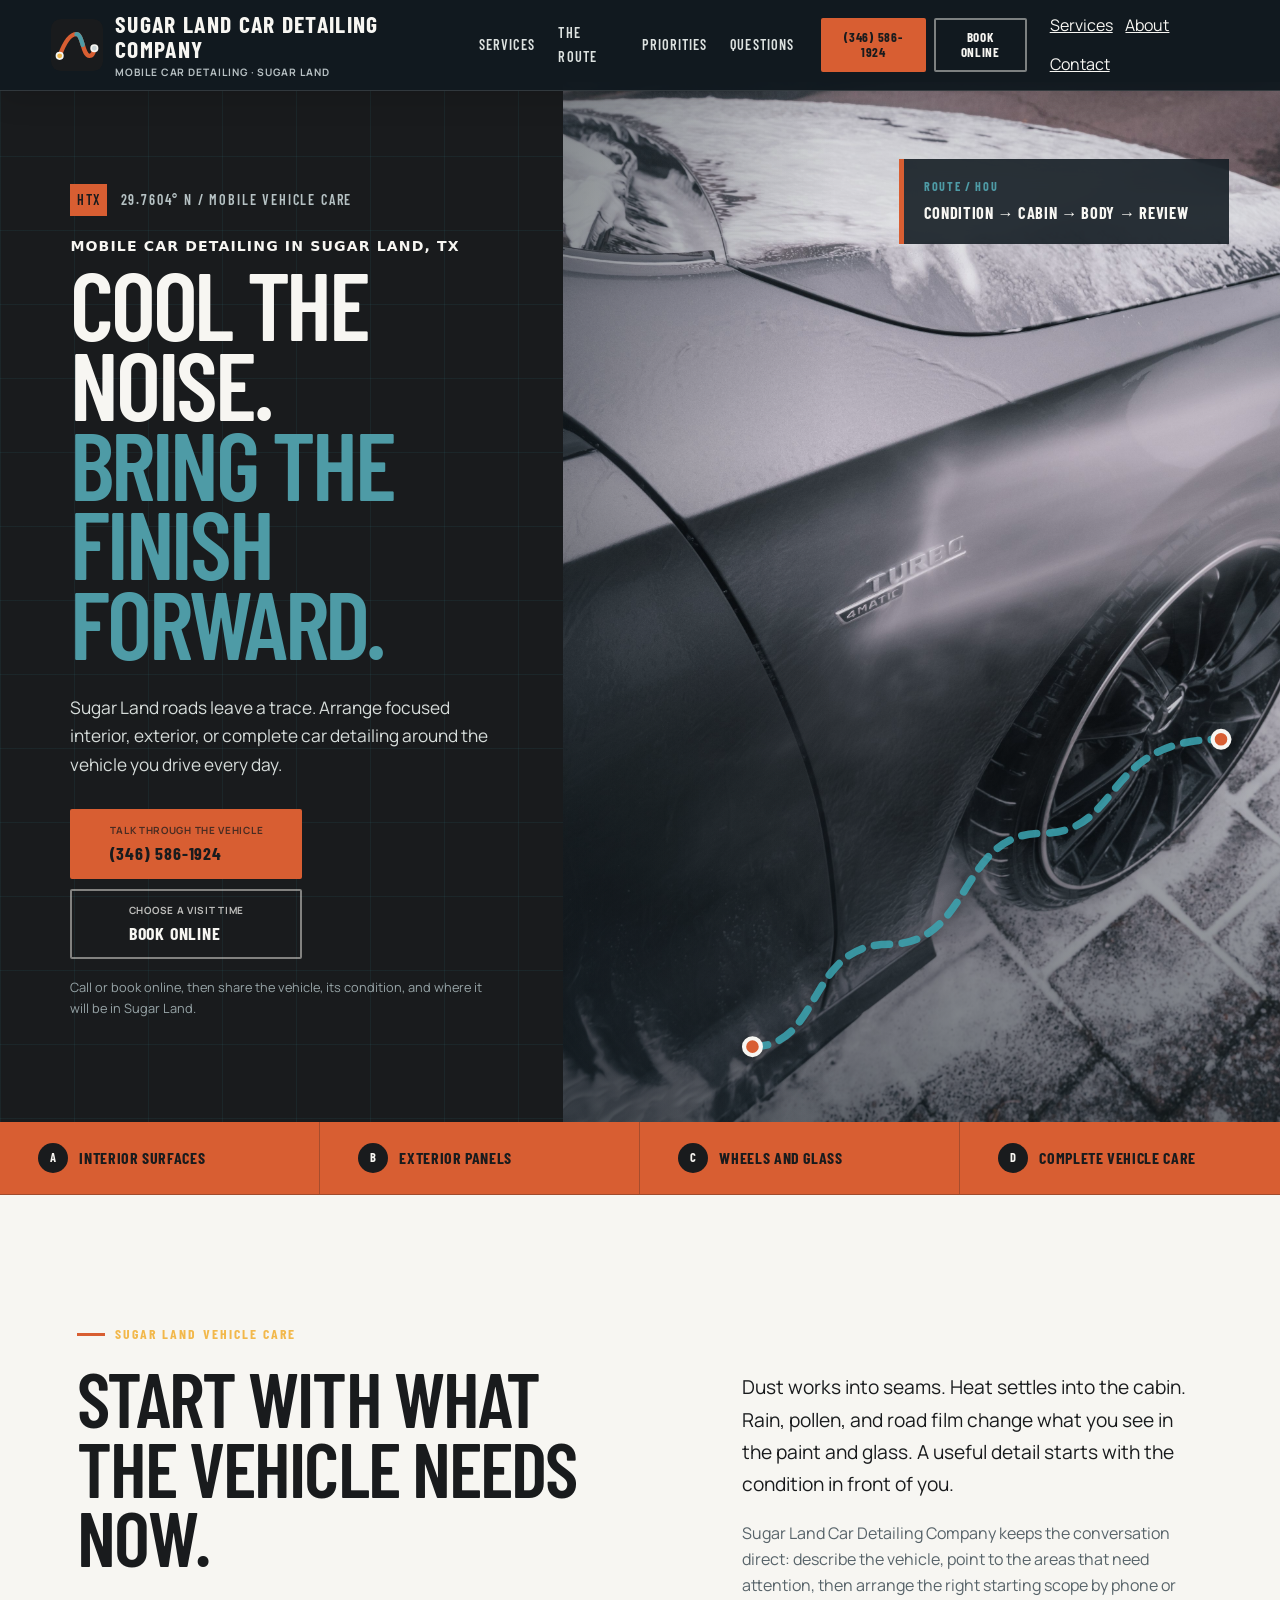
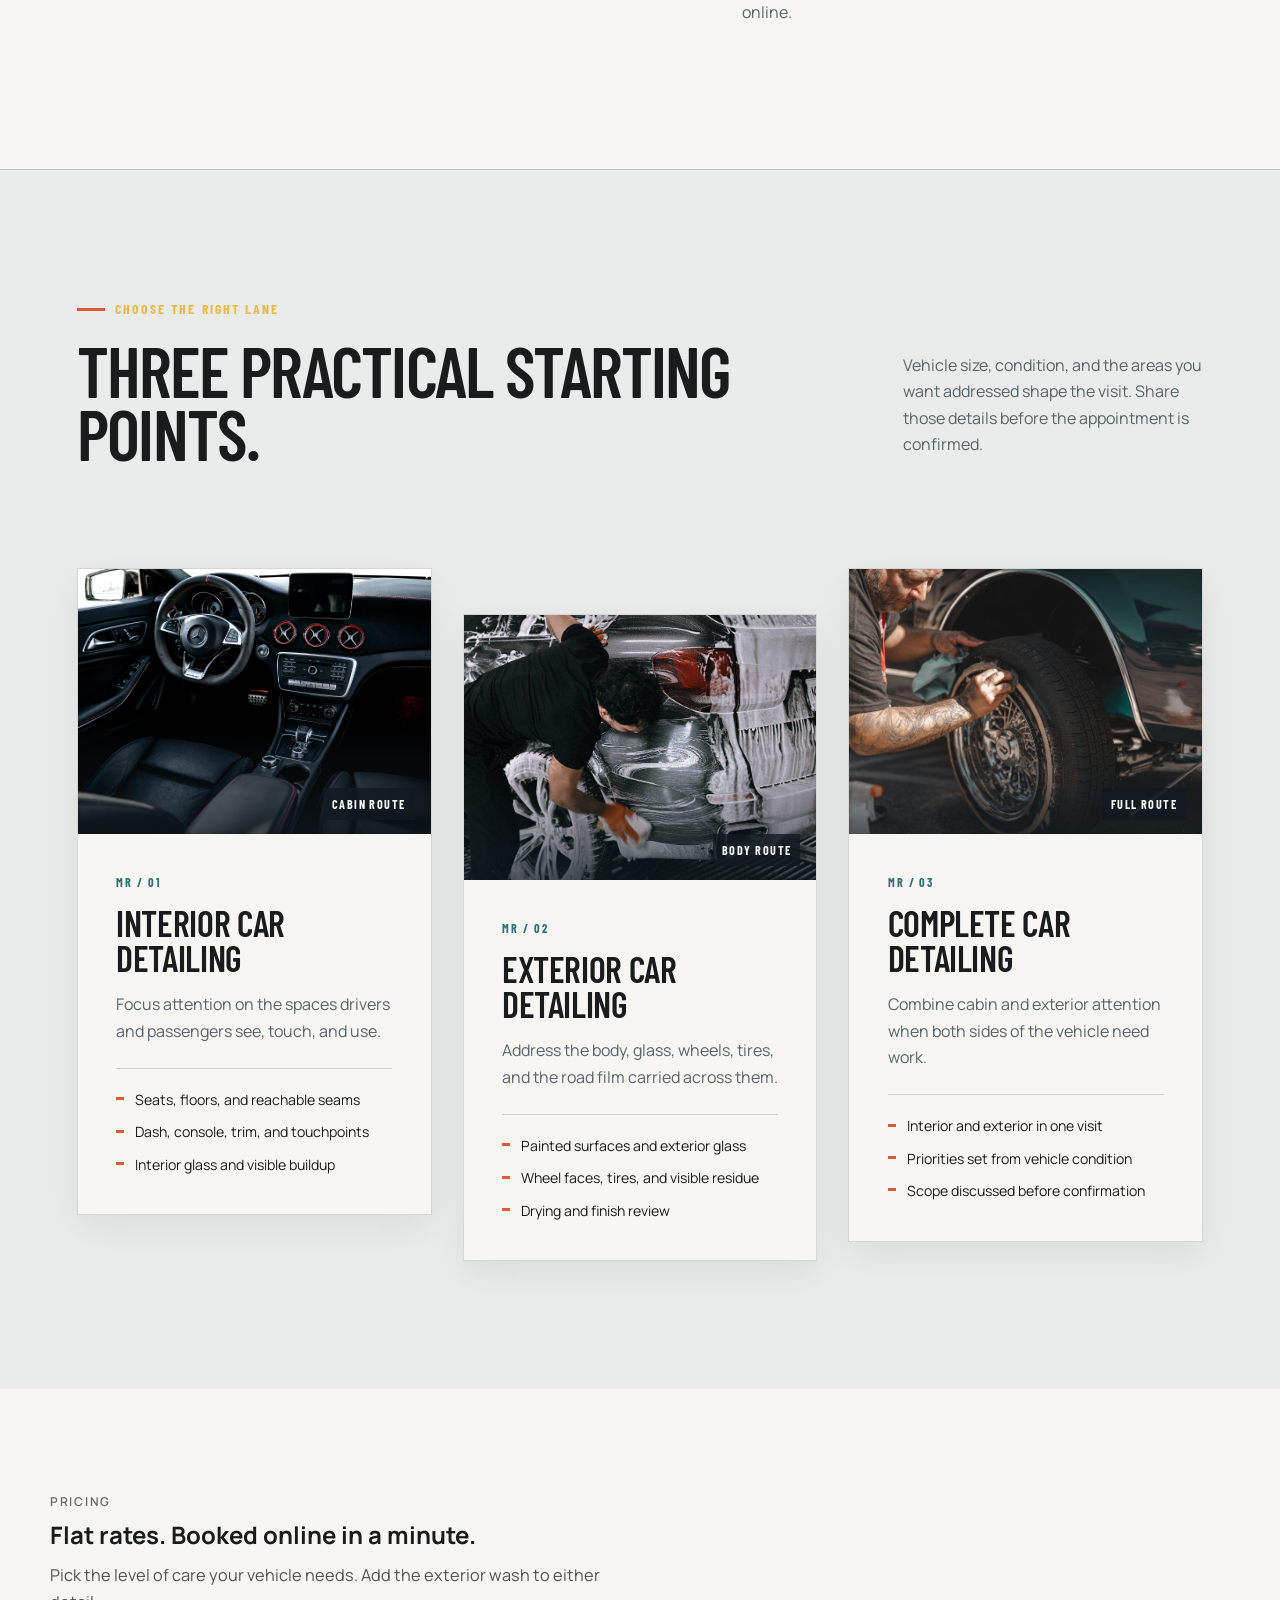
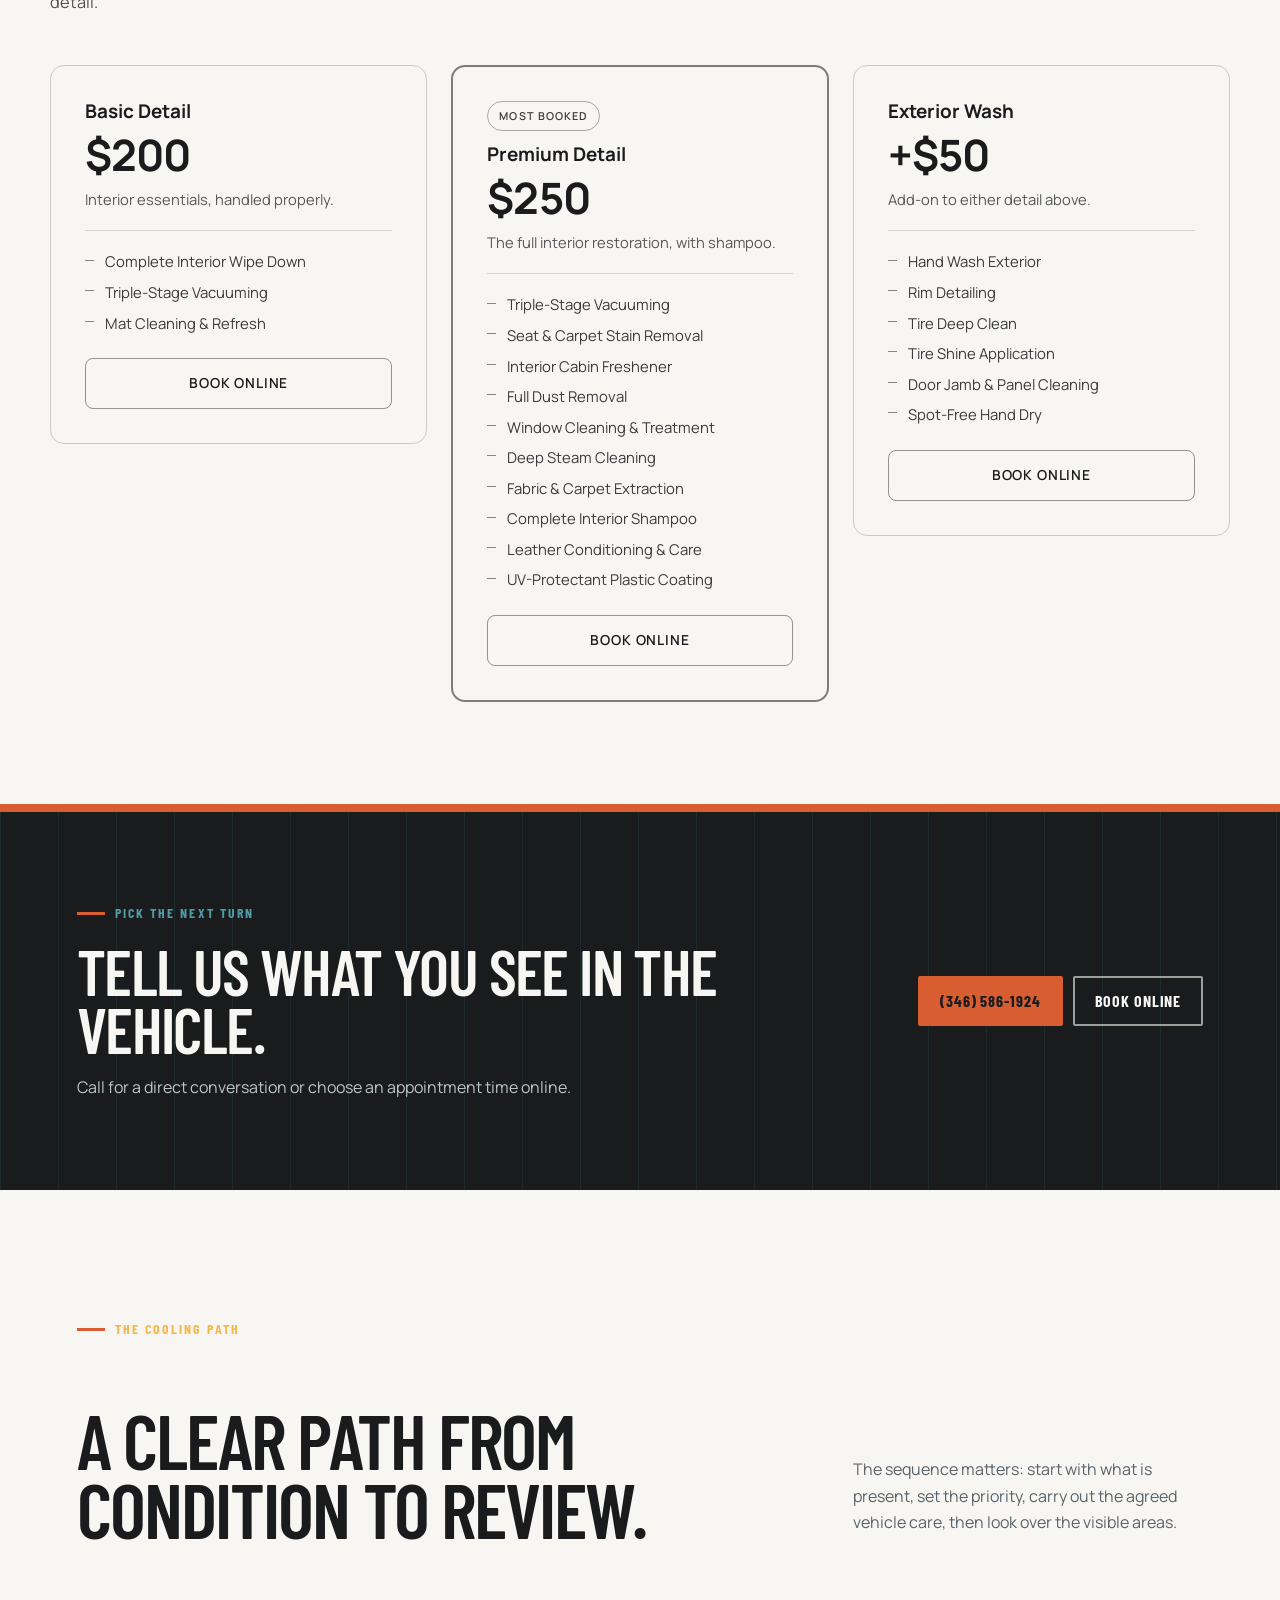
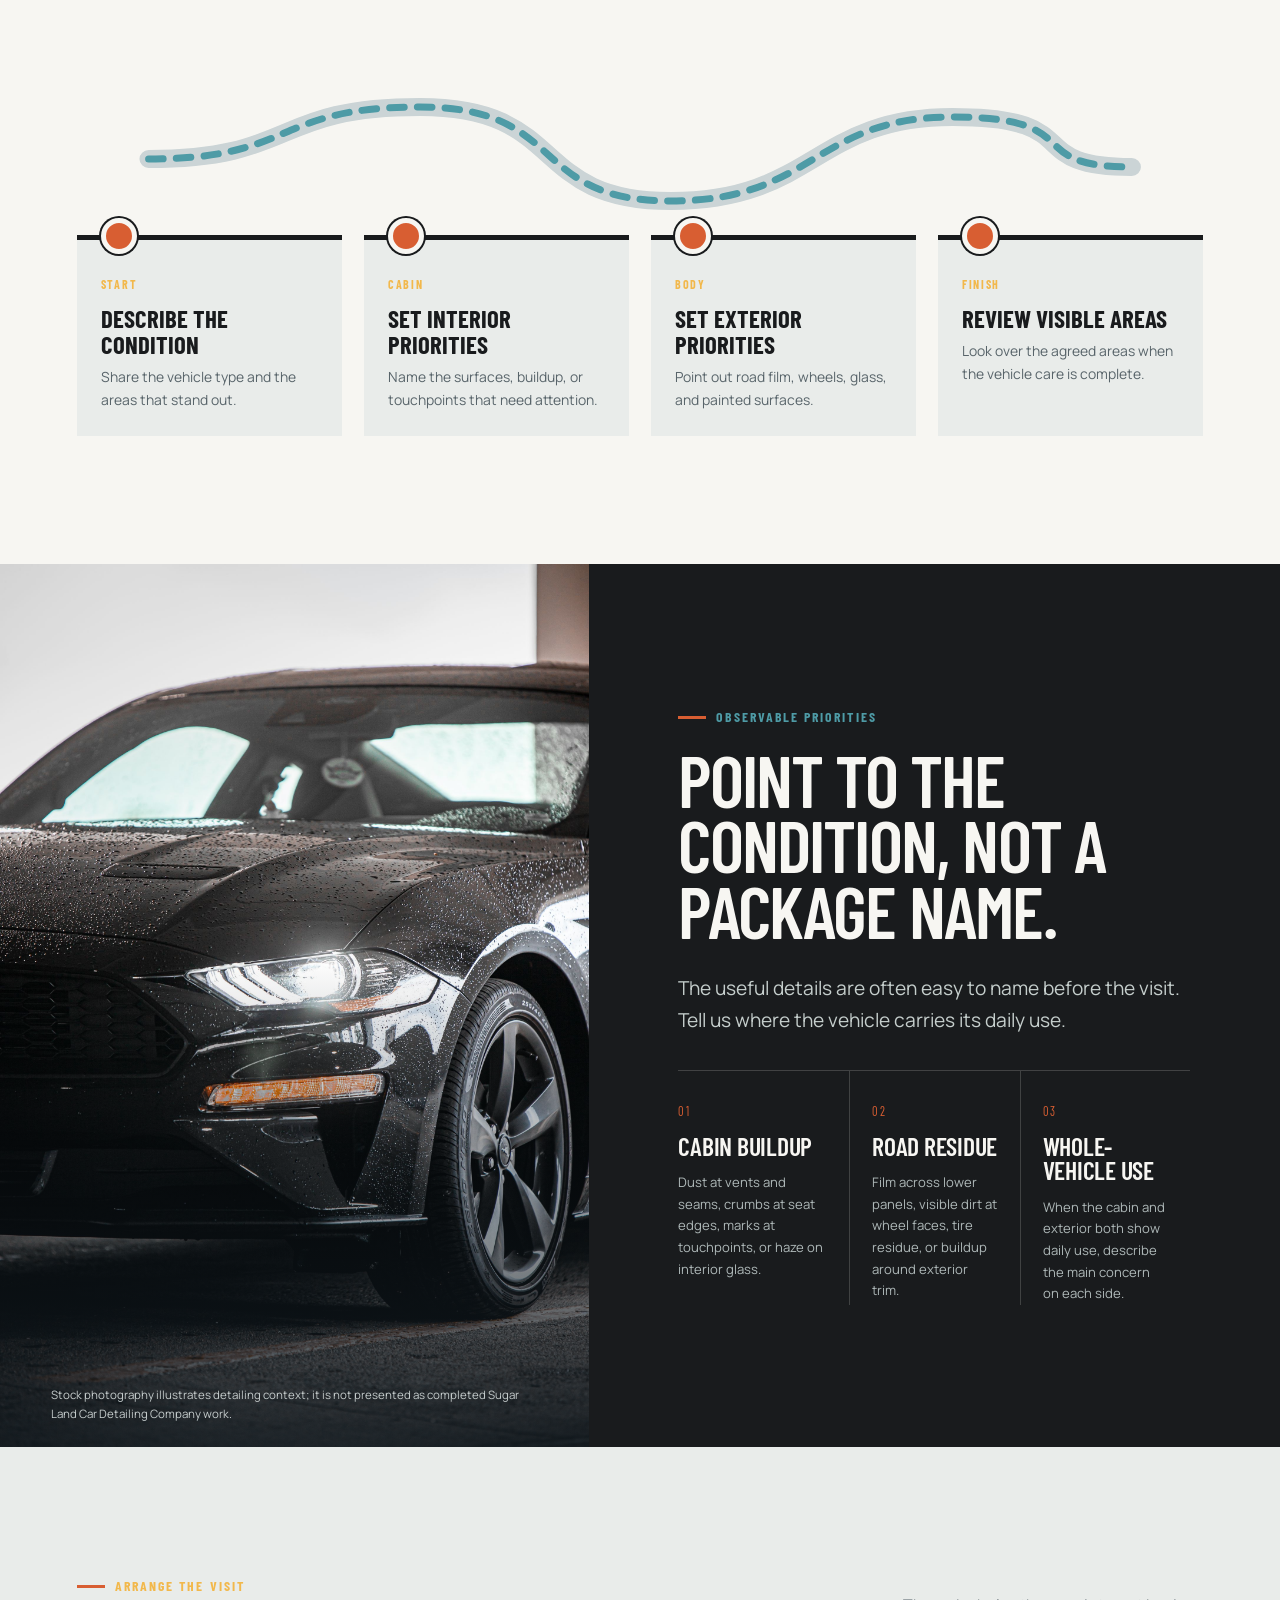
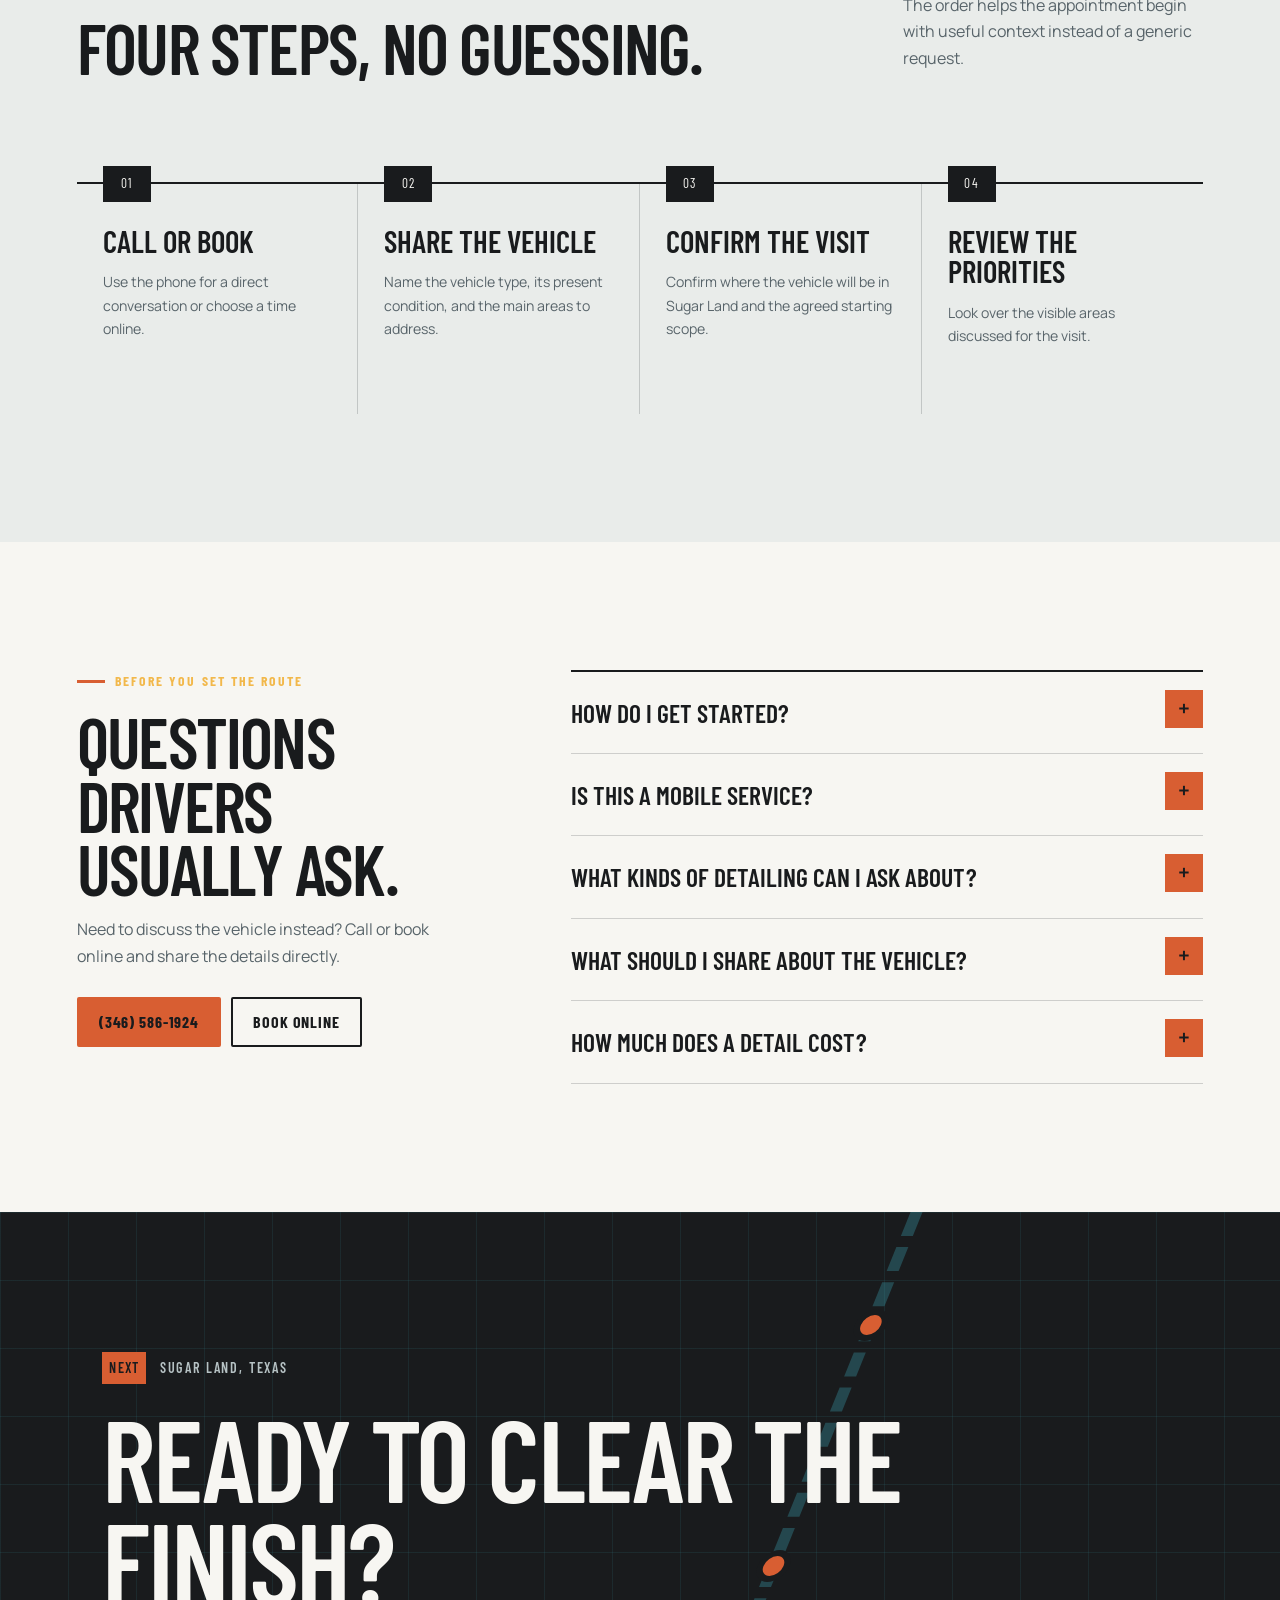
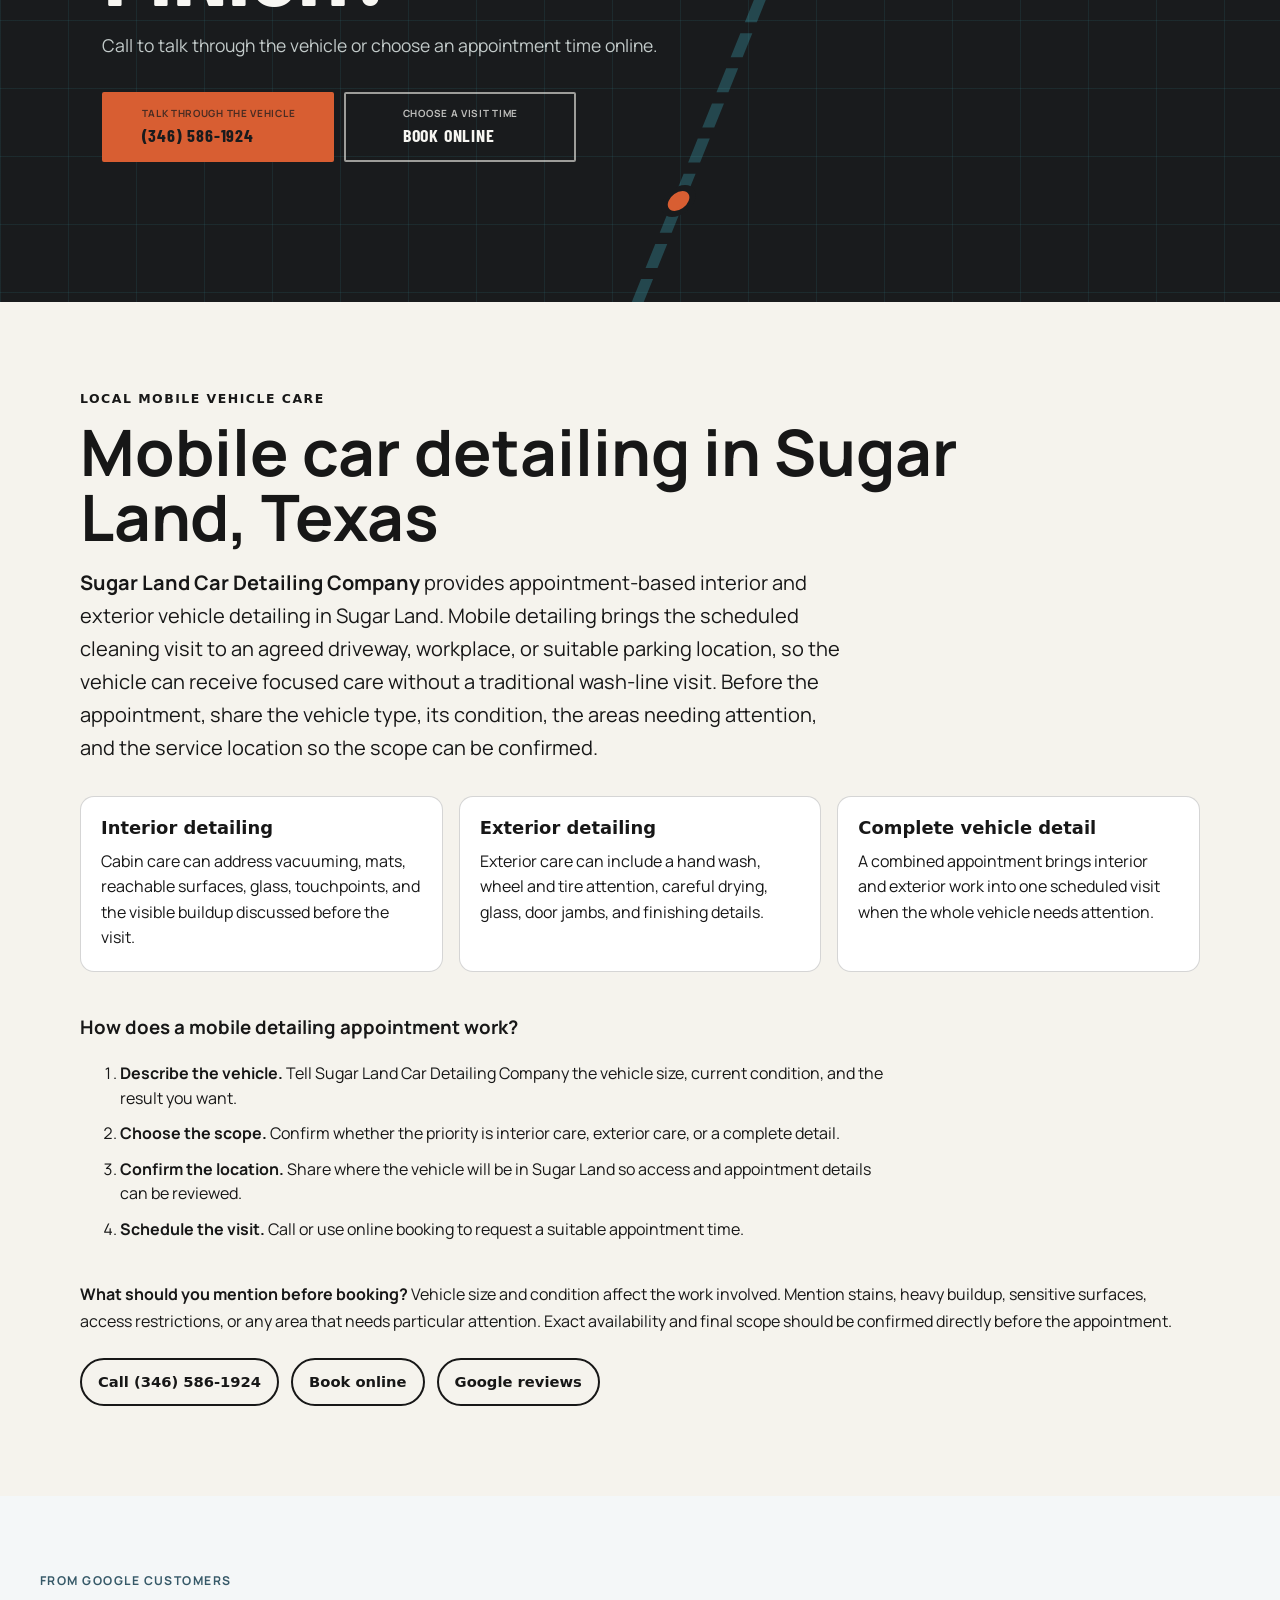
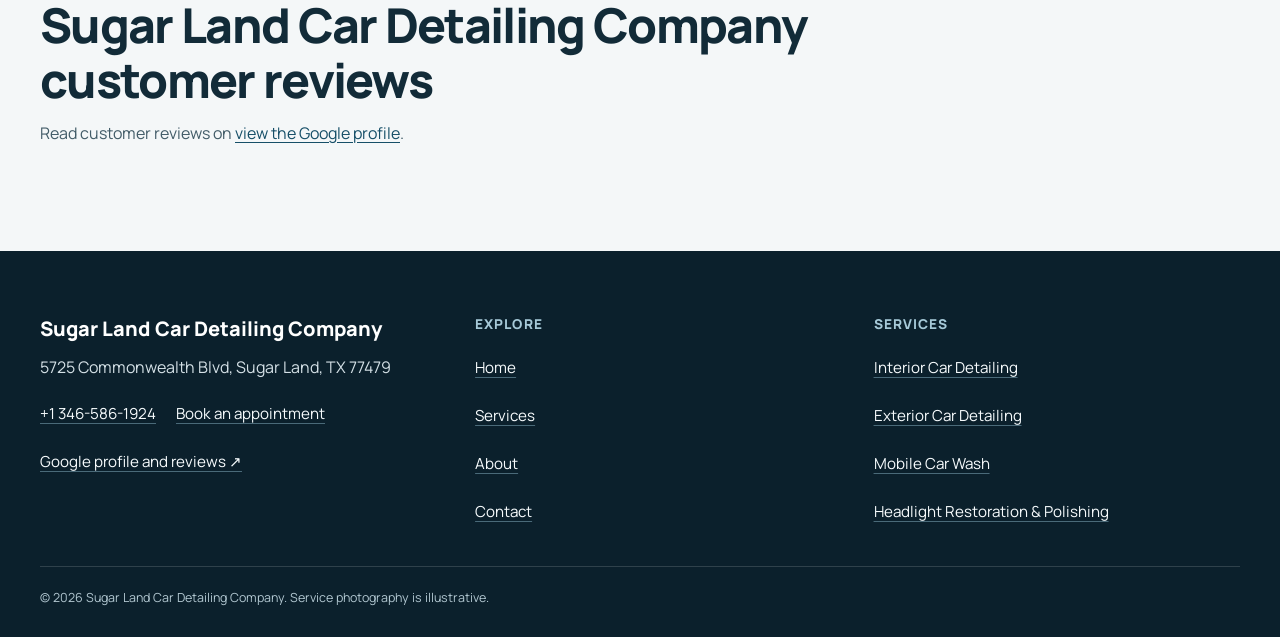
<file: index.html>
<!doctype html>
<html lang="en">
<head>
  <meta charset="utf-8">
  <meta name="viewport" content="width=device-width, initial-scale=1">
  <title>Mobile Car Detailing in Sugar Land, TX | Sugar Land Car Detailing Company</title>
  <meta name="theme-color" content="#191b1d">
  <link rel="canonical" href="https://sugarlandcardetailingcompany.shop/">
  <link rel="icon" href="/assets/favicon.svg" type="image/svg+xml">
  <link rel="preconnect" href="https://fonts.googleapis.com">
  <link rel="preconnect" href="https://fonts.gstatic.com" crossorigin>
  <link href="https://fonts.googleapis.com/css2?family=Barlow+Condensed:wght@500;600;700&family=Manrope:wght@400;500;600;700&display=swap" rel="stylesheet">
  <link rel="preload" href="/assets/hero-route.jpg" as="image">
  <link rel="stylesheet" href="/styles.css">
  <script type="application/ld+json">
{
  "@context": "https://schema.org",
  "@type": "AutomotiveBusiness",
  "name": "Sugar Land Car Detailing Company",
  "url": "https://sugarlandcardetailingcompany.shop/",
  "telephone": "+1 346-586-1924",
  "address": {
    "@type": "PostalAddress",
    "streetAddress": "5725 Commonwealth Blvd",
    "addressLocality": "Sugar Land",
    "addressRegion": "TX",
    "postalCode": "77479",
    "addressCountry": "US"
  },
  "description": "Mobile car detailing in Sugar Land, Texas with interior, exterior, and complete vehicle care appointments.",
  "areaServed": {
    "@type": "City",
    "name": "Sugar Land",
    "containedInPlace": {
      "@type": "State",
      "name": "Texas"
    }
  },
  "hasOfferCatalog": {
    "@type": "OfferCatalog",
    "name": "Car detailing services",
    "itemListElement": [
      {
        "@type": "Offer",
        "itemOffered": {
          "@type": "Service",
          "name": "Interior car detailing"
        }
      },
      {
        "@type": "Offer",
        "itemOffered": {
          "@type": "Service",
          "name": "Exterior car detailing"
        }
      },
      {
        "@type": "Offer",
        "itemOffered": {
          "@type": "Service",
          "name": "Complete car detailing"
        }
      }
    ]
  },
  "priceRange": "$200-$250",
  "makesOffer": [
    {
      "@type": "Offer",
      "name": "Basic Detail",
      "price": "200",
      "priceCurrency": "USD",
      "availability": "https://schema.org/InStock",
      "itemOffered": {
        "@type": "Service",
        "name": "Basic Detail",
        "description": "Interior essentials: complete interior wipe down, triple-stage vacuuming, and mat cleaning and refresh."
      }
    },
    {
      "@type": "Offer",
      "name": "Premium Detail",
      "price": "250",
      "priceCurrency": "USD",
      "availability": "https://schema.org/InStock",
      "itemOffered": {
        "@type": "Service",
        "name": "Premium Detail",
        "description": "The full interior restoration, including complete interior shampoo, deep steam cleaning, fabric and carpet extraction, and leather conditioning."
      }
    },
    {
      "@type": "Offer",
      "name": "Exterior Wash",
      "price": "50",
      "priceCurrency": "USD",
      "availability": "https://schema.org/InStock",
      "itemOffered": {
        "@type": "Service",
        "name": "Exterior Wash",
        "description": "Add-on exterior wash: hand wash, rim detailing, tire deep clean and shine, door jamb cleaning, and spot-free hand dry."
      }
    }
  ],
  "@id": "https://sugarlandcardetailingcompany.shop/#business",
  "geo": {
    "@type": "GeoCoordinates",
    "latitude": 29.558053291949,
    "longitude": -95.598882177998
  },
  "image": "https://sugarlandcardetailingcompany.shop/assets/hero-route.jpg",
  "sameAs": [
    "https://g.page/r/CX_oWRgSsveZEBM/review"
  ],
  "contactPoint": {
    "@type": "ContactPoint",
    "telephone": "+1 346-586-1924",
    "contactType": "customer service",
    "areaServed": "US-TX",
    "availableLanguage": "English"
  }
}
    </script>
<!-- SEO-GEO:START -->
  <meta name="description" content="Mobile car detailing in Sugar Land, TX from Sugar Land Car Detailing Company, with interior cleaning, exterior hand washing, and complete details. Call or book online.">
  <meta name="robots" content="index, follow, max-image-preview:large, max-snippet:-1, max-video-preview:-1">
  <meta property="og:locale" content="en_US">
  <meta property="og:type" content="website">
  <meta property="og:site_name" content="Sugar Land Car Detailing Company">
  <meta property="og:title" content="Mobile Car Detailing in Sugar Land, TX | Sugar Land Car Detailing Company">
  <meta property="og:description" content="Mobile car detailing in Sugar Land, TX from Sugar Land Car Detailing Company, with interior cleaning, exterior hand washing, and complete details. Call or book online.">
  <meta property="og:url" content="https://sugarlandcardetailingcompany.shop/">
  <meta property="og:image" content="https://sugarlandcardetailingcompany.shop/assets/hero-route.jpg">
  <meta name="twitter:image" content="https://sugarlandcardetailingcompany.shop/assets/hero-route.jpg">
  <meta name="twitter:card" content="summary_large_image">
  <meta name="twitter:title" content="Mobile Car Detailing in Sugar Land, TX | Sugar Land Car Detailing Company">
  <meta name="twitter:description" content="Mobile car detailing in Sugar Land, TX from Sugar Land Car Detailing Company, with interior cleaning, exterior hand washing, and complete details. Call or book online.">
  <style id="seo-geo-styles">
    .seo-local-intent { display:block; margin:0 0 .55rem; font:700 clamp(.78rem,1.1vw,.95rem)/1.2 system-ui,sans-serif; letter-spacing:.08em; text-transform:uppercase; }
    .seo-geo-section { background:#f5f3ed; color:#171717; padding:clamp(3.5rem,7vw,6.5rem) clamp(1.25rem,5vw,5rem); }
    .seo-geo-inner { width:min(1120px,100%); margin:0 auto; }
    .seo-geo-kicker { margin:0 0 .75rem; font:700 .78rem/1.2 system-ui,sans-serif; letter-spacing:.12em; text-transform:uppercase; }
    .seo-geo-section h2 { max-width:22ch; margin:0 0 1rem; color:inherit; font-size:clamp(2rem,5vw,4rem); line-height:1.02; }
    .seo-geo-answer { max-width:760px; margin:0 0 2rem; font-size:clamp(1.05rem,2vw,1.25rem); line-height:1.65; }
    .seo-geo-grid { display:grid; grid-template-columns:repeat(3,minmax(0,1fr)); gap:1rem; margin:2rem 0; }
    .seo-geo-card { border:1px solid rgba(23,23,23,.18); border-radius:14px; padding:1.25rem; background:#fff; }
    .seo-geo-card h3 { margin:0 0 .6rem; color:inherit; font:700 1.12rem/1.25 system-ui,sans-serif; }
    .seo-geo-card p { margin:0; line-height:1.6; }
    .seo-geo-steps { max-width:820px; margin:2.5rem 0; }
    .seo-geo-steps li { margin:.65rem 0; line-height:1.55; }
    .seo-geo-actions { display:flex; flex-wrap:wrap; gap:.75rem; margin-top:1.5rem; }
    .seo-geo-action { display:inline-flex; align-items:center; min-height:48px; padding:.75rem 1rem; border:2px solid currentColor; border-radius:999px; color:inherit; font:700 .92rem/1 system-ui,sans-serif; text-decoration:none; }
    @media (max-width:760px) { .seo-geo-grid { grid-template-columns:1fr; } }
  </style>
<!-- SEO-GEO:END -->
  <script id="seo-geo-entity-schema" type="application/ld+json">
{
  "@context": "https://schema.org",
  "@graph": [
    {
      "@type": "WebSite",
      "@id": "https://sugarlandcardetailingcompany.shop/#website",
      "url": "https://sugarlandcardetailingcompany.shop/",
      "name": "Sugar Land Car Detailing Company",
      "inLanguage": "en-US",
      "publisher": {
        "@id": "https://sugarlandcardetailingcompany.shop/#business"
      }
    },
    {
      "@type": "Service",
      "@id": "https://sugarlandcardetailingcompany.shop/#mobile-car-detailing",
      "name": "Mobile Car Detailing in Sugar Land, Texas",
      "serviceType": "Mobile car detailing",
      "provider": {
        "@id": "https://sugarlandcardetailingcompany.shop/#business"
      },
      "areaServed": {
        "@type": "City",
        "name": "Sugar Land",
        "containedInPlace": {
          "@type": "State",
          "name": "Texas"
        }
      },
      "url": "https://sugarlandcardetailingcompany.shop/#services"
    }
  ]
}
  </script>
<style id="SEO-NEXT-NAV-CSS">.seo-next-nav{display:flex;gap:.8rem;flex-wrap:wrap}.seo-next-footer-nav{padding:1rem}.seo-next-footer-nav a{color:inherit}</style><link rel="stylesheet" href="/portfolio-components.css">
</head>
<body>
  <a class="skip-link" href="#main">Skip to content</a>

  <header class="site-header" data-header>
    <a class="brand" href="#top" aria-label="Sugar Land Car Detailing Company home">
      <img src="/assets/logo.svg" width="52" height="52" alt="">
      <span class="brand-words">
        <strong>Sugar Land Car Detailing Company</strong>
        <small>Mobile Car Detailing · Sugar Land</small>
      </span>
    </a>

    <button class="menu-toggle" type="button" aria-expanded="false" aria-controls="site-nav">
      <span class="sr-only">Open menu</span>
      <i></i><i></i><i></i>
    </button>

    <nav class="site-nav" id="site-nav" aria-label="Primary navigation">
      <a href="#services">Services</a>
      <a href="#route">The route</a>
      <a href="#priorities">Priorities</a>
      <a href="#questions">Questions</a>
      <div class="nav-actions">
        <a class="button button-call button-small" href="tel:+13465861924">(346) 586-1924</a>
        <a class="button button-book button-small" href="/scheduling">Book online</a>
      </div>
    <!-- SEO-NEXT-NAV:START --><div class="seo-next-nav" aria-label="Expanded site pages"><a href="/services/">Services</a><a href="/about/">About</a><a href="/contact/">Contact</a></div><!-- SEO-NEXT-NAV:END --></nav>
  </header>

  <main id="main">
    <section class="hero" id="top">
      <div class="hero-copy">
        <p class="coordinate"><span>HTX</span> 29.7604° N / Mobile vehicle care</p>
        <h1><span class="seo-local-intent" data-seo-local-intent>Mobile Car Detailing in Sugar Land, TX</span>Cool the noise. <em>Bring the finish forward.</em></h1>
        <p class="hero-lede">Sugar Land roads leave a trace. Arrange focused interior, exterior, or complete car detailing around the vehicle you drive every day.</p>
        <div class="action-pair hero-actions">
          <a class="button button-call button-large" href="tel:+13465861924">
            <span>Talk through the vehicle</span>
            <strong>(346) 586-1924</strong>
          </a>
          <a class="button button-book button-large" href="/scheduling">
            <span>Choose a visit time</span>
            <strong>Book online</strong>
          </a>
        </div>
        <p class="microcopy">Call or book online, then share the vehicle, its condition, and where it will be in Sugar Land.</p>
      </div>

      <div class="hero-image" role="img" aria-label="A vehicle covered in foam during an exterior wash">
        <div class="hero-image-scrim"></div>
        <div class="hero-map-card" aria-hidden="true">
          <span>ROUTE / HOU</span>
          <strong>Condition → Cabin → Body → Review</strong>
        </div>
        <svg class="hero-route-line" viewBox="0 0 700 560" aria-hidden="true">
          <path d="M72 470 C156 470 136 348 235 348 S318 216 416 216 S487 104 630 104"/>
          <circle cx="72" cy="470" r="10"/>
          <circle cx="630" cy="104" r="10"/>
        </svg>
      </div>
    </section>

    <section class="road-strip" aria-label="Service focus">
      <p><span>A</span> Interior surfaces</p>
      <p><span>B</span> Exterior panels</p>
      <p><span>C</span> Wheels and glass</p>
      <p><span>D</span> Complete vehicle care</p>
    </section>

    <section class="section intro" aria-labelledby="intro-title">
      <div class="section-label">Sugar Land vehicle care</div>
      <div class="intro-grid">
        <h2 id="intro-title">Start with what the vehicle needs now.</h2>
        <div class="intro-copy">
          <p class="lead">Dust works into seams. Heat settles into the cabin. Rain, pollen, and road film change what you see in the paint and glass. A useful detail starts with the condition in front of you.</p>
          <p>Sugar Land Car Detailing Company keeps the conversation direct: describe the vehicle, point to the areas that need attention, then arrange the right starting scope by phone or online.</p>
        </div>
      </div>
    </section>

    <section class="section services" id="services" aria-labelledby="services-title">
      <div class="section-heading">
        <div>
          <p class="section-kicker">Choose the right lane</p>
          <h2 id="services-title">Three practical starting points.</h2>
        </div>
        <p>Vehicle size, condition, and the areas you want addressed shape the visit. Share those details before the appointment is confirmed.</p>
      </div>

      <div class="service-grid">
        <article class="service-card">
          <div class="service-photo">
            <img src="/assets/service-interior.jpg" alt="A vehicle interior receiving careful surface cleaning" loading="lazy" width="1800" height="1200">
            <span>Cabin route</span>
          </div>
          <div class="service-content">
            <p class="service-code">MR / 01</p>
            <h3>Interior car detailing</h3>
            <p>Focus attention on the spaces drivers and passengers see, touch, and use.</p>
            <ul>
              <li>Seats, floors, and reachable seams</li>
              <li>Dash, console, trim, and touchpoints</li>
              <li>Interior glass and visible buildup</li>
            </ul>
          </div>
        </article>

        <article class="service-card service-card-offset">
          <div class="service-photo">
            <img src="/assets/service-foam.jpg" alt="A dark car covered with wash foam" loading="lazy" width="1800" height="2250">
            <span>Body route</span>
          </div>
          <div class="service-content">
            <p class="service-code">MR / 02</p>
            <h3>Exterior car detailing</h3>
            <p>Address the body, glass, wheels, tires, and the road film carried across them.</p>
            <ul>
              <li>Painted surfaces and exterior glass</li>
              <li>Wheel faces, tires, and visible residue</li>
              <li>Drying and finish review</li>
            </ul>
          </div>
        </article>

        <article class="service-card">
          <div class="service-photo">
            <img src="/assets/service-wheel.jpg" alt="A vehicle wheel covered with cleaning foam" loading="lazy" width="1800" height="1200">
            <span>Full route</span>
          </div>
          <div class="service-content">
            <p class="service-code">MR / 03</p>
            <h3>Complete car detailing</h3>
            <p>Combine cabin and exterior attention when both sides of the vehicle need work.</p>
            <ul>
              <li>Interior and exterior in one visit</li>
              <li>Priorities set from vehicle condition</li>
              <li>Scope discussed before confirmation</li>
            </ul>
          </div>
        </article>
      </div>
    </section>

    <section class="rates" id="pricing" aria-labelledby="pricing-title">
      <div class="rates-shell">
        <div class="rates-head">
          <p class="rates-eyebrow">Pricing</p>
          <h2 id="pricing-title">Flat rates. Booked online in a minute.</h2>
          <p class="rates-intro">Pick the level of care your vehicle needs. Add the exterior wash to either detail.</p>
        </div>

        <div class="rate-grid">
          <article class="rate-card">
            <h3>Basic Detail</h3>
            <p class="rate-figure">$200</p>
            <p class="rate-note">Interior essentials, handled properly.</p>
            <ul class="rate-list">
              <li>Complete Interior Wipe Down</li>
              <li>Triple-Stage Vacuuming</li>
              <li>Mat Cleaning &amp; Refresh</li>
            </ul>
            <a class="rate-cta" href="/scheduling" target="_blank" rel="noopener">Book Online</a>
          </article>
          <article class="rate-card rate-card-featured">
            <span class="rate-badge">Most booked</span>
            <h3>Premium Detail</h3>
            <p class="rate-figure">$250</p>
            <p class="rate-note">The full interior restoration, with shampoo.</p>
            <ul class="rate-list">
              <li>Triple-Stage Vacuuming</li>
              <li>Seat &amp; Carpet Stain Removal</li>
              <li>Interior Cabin Freshener</li>
              <li>Full Dust Removal</li>
              <li>Window Cleaning &amp; Treatment</li>
              <li>Deep Steam Cleaning</li>
              <li>Fabric &amp; Carpet Extraction</li>
              <li>Complete Interior Shampoo</li>
              <li>Leather Conditioning &amp; Care</li>
              <li>UV-Protectant Plastic Coating</li>
            </ul>
            <a class="rate-cta" href="/scheduling" target="_blank" rel="noopener">Book Online</a>
          </article>
          <article class="rate-card">
            <h3>Exterior Wash</h3>
            <p class="rate-figure">+$50</p>
            <p class="rate-note">Add-on to either detail above.</p>
            <ul class="rate-list">
              <li>Hand Wash Exterior</li>
              <li>Rim Detailing</li>
              <li>Tire Deep Clean</li>
              <li>Tire Shine Application</li>
              <li>Door Jamb &amp; Panel Cleaning</li>
              <li>Spot-Free Hand Dry</li>
            </ul>
            <a class="rate-cta" href="/scheduling" target="_blank" rel="noopener">Book Online</a>
          </article>
        </div>
      </div>
    </section>


    <section class="route-callout" aria-label="Contact Sugar Land Car Detailing Company">
      <div>
        <p class="section-kicker">Pick the next turn</p>
        <h2>Tell us what you see in the vehicle.</h2>
        <p>Call for a direct conversation or choose an appointment time online.</p>
      </div>
      <div class="action-pair">
        <a class="button button-call" href="tel:+13465861924">(346) 586-1924</a>
        <a class="button button-book button-book-light" href="/scheduling">Book online</a>
      </div>
    </section>

    <section class="section route-section" id="route" aria-labelledby="route-title">
      <div class="route-intro">
        <p class="section-kicker">The cooling path</p>
        <h2 id="route-title">A clear path from condition to review.</h2>
        <p>The sequence matters: start with what is present, set the priority, carry out the agreed vehicle care, then look over the visible areas.</p>
      </div>

      <div class="route-map">
        <svg viewBox="0 0 1100 190" preserveAspectRatio="none" aria-hidden="true">
          <path class="route-base" d="M70 100 C215 100 190 48 335 48 S440 142 580 142 S720 58 855 58 S920 108 1030 108"/>
          <path class="route-progress" d="M70 100 C215 100 190 48 335 48 S440 142 580 142 S720 58 855 58 S920 108 1030 108"/>
        </svg>
        <ol class="waypoints">
          <li>
            <span>Start</span>
            <strong>Describe the condition</strong>
            <p>Share the vehicle type and the areas that stand out.</p>
          </li>
          <li>
            <span>Cabin</span>
            <strong>Set interior priorities</strong>
            <p>Name the surfaces, buildup, or touchpoints that need attention.</p>
          </li>
          <li>
            <span>Body</span>
            <strong>Set exterior priorities</strong>
            <p>Point out road film, wheels, glass, and painted surfaces.</p>
          </li>
          <li>
            <span>Finish</span>
            <strong>Review visible areas</strong>
            <p>Look over the agreed areas when the vehicle care is complete.</p>
          </li>
        </ol>
      </div>
    </section>

    <section class="priorities" id="priorities" aria-labelledby="priorities-title">
      <div class="priority-image">
        <img src="/assets/detail-wet-paint.jpg" alt="Water droplets reflecting light on dark vehicle paint" loading="lazy" width="2000" height="3000">
        <p>Stock photography illustrates detailing context; it is not presented as completed Sugar Land Car Detailing Company work.</p>
      </div>
      <div class="priority-copy">
        <p class="section-kicker">Observable priorities</p>
        <h2 id="priorities-title">Point to the condition, not a package name.</h2>
        <p class="lead">The useful details are often easy to name before the visit. Tell us where the vehicle carries its daily use.</p>
        <div class="priority-list">
          <article>
            <span>01</span>
            <h3>Cabin buildup</h3>
            <p>Dust at vents and seams, crumbs at seat edges, marks at touchpoints, or haze on interior glass.</p>
          </article>
          <article>
            <span>02</span>
            <h3>Road residue</h3>
            <p>Film across lower panels, visible dirt at wheel faces, tire residue, or buildup around exterior trim.</p>
          </article>
          <article>
            <span>03</span>
            <h3>Whole-vehicle use</h3>
            <p>When the cabin and exterior both show daily use, describe the main concern on each side.</p>
          </article>
        </div>
      </div>
    </section>

    <section class="section process" aria-labelledby="process-title">
      <div class="section-heading">
        <div>
          <p class="section-kicker">Arrange the visit</p>
          <h2 id="process-title">Four steps, no guessing.</h2>
        </div>
        <p>The order helps the appointment begin with useful context instead of a generic request.</p>
      </div>
      <ol class="process-grid">
        <li><span>Call or book</span><p>Use the phone for a direct conversation or choose a time online.</p></li>
        <li><span>Share the vehicle</span><p>Name the vehicle type, its present condition, and the main areas to address.</p></li>
        <li><span>Confirm the visit</span><p>Confirm where the vehicle will be in Sugar Land and the agreed starting scope.</p></li>
        <li><span>Review the priorities</span><p>Look over the visible areas discussed for the visit.</p></li>
      </ol>
    </section>

    <section class="section questions" id="questions" aria-labelledby="questions-title">
      <div class="questions-intro">
        <p class="section-kicker">Before you set the route</p>
        <h2 id="questions-title">Questions drivers usually ask.</h2>
        <p>Need to discuss the vehicle instead? Call or book online and share the details directly.</p>
        <div class="action-pair questions-actions">
          <a class="button button-call" href="tel:+13465861924">(346) 586-1924</a>
          <a class="button button-book button-book-dark" href="/scheduling">Book online</a>
        </div>
      </div>
      <div class="faq-list">
        <details>
          <summary>How do I get started?</summary>
          <p>Call (346) 586-1924 or book online. Share the vehicle type, its condition, the areas that need attention, and where it will be in Sugar Land.</p>
        </details>
        <details>
          <summary>Is this a mobile service?</summary>
          <p>Yes. Sugar Land Car Detailing Company is built around mobile car detailing in Sugar Land. Confirm the location and visit details when you call or book.</p>
        </details>
        <details>
          <summary>What kinds of detailing can I ask about?</summary>
          <p>Start with interior, exterior, or complete car detailing. The vehicle size, condition, and visible priorities help shape the scope.</p>
        </details>
        <details>
          <summary>What should I share about the vehicle?</summary>
          <p>Share the vehicle type, what you can see now, any areas that need focused attention, and where the vehicle will be for the visit.</p>
        </details>
        <details>
          <summary>How much does a detail cost?</summary>
          <p>The Basic Detail is $200 and covers interior essentials. The Premium Detail is $250 and includes a complete interior shampoo. An Exterior Wash can be added to either for $50. Vehicle size and condition can affect the final scope, so confirm the details when you call or book.</p>
        </details>
      </div>
    </section>

    <section class="final-cta" id="contact">
      <div class="final-route-mark" aria-hidden="true">
        <span></span><span></span><span></span>
      </div>
      <p class="coordinate"><span>NEXT</span> Sugar Land, Texas</p>
      <h2>Ready to clear the finish?</h2>
      <p>Call to talk through the vehicle or choose an appointment time online.</p>
      <div class="action-pair final-actions">
        <a class="button button-call button-large" href="tel:+13465861924">
          <span>Talk through the vehicle</span>
          <strong>(346) 586-1924</strong>
        </a>
        <a class="button button-book button-book-light button-large" href="/scheduling">
          <span>Choose a visit time</span>
          <strong>Book online</strong>
        </a>
      </div>
    </section>
  <!-- SEO-GEO-LOCAL:START -->
    <section class="seo-geo-section" id="local-detailing" aria-labelledby="local-detailing-title">
      <div class="seo-geo-inner">
        <p class="seo-geo-kicker">Local mobile vehicle care</p>
        <h2 id="local-detailing-title">Mobile car detailing in Sugar Land, Texas</h2>
        <p class="seo-geo-answer"><strong>Sugar Land Car Detailing Company</strong> provides appointment-based interior and exterior vehicle detailing in Sugar Land. Mobile detailing brings the scheduled cleaning visit to an agreed driveway, workplace, or suitable parking location, so the vehicle can receive focused care without a traditional wash-line visit. Before the appointment, share the vehicle type, its condition, the areas needing attention, and the service location so the scope can be confirmed.</p>

        <div class="seo-geo-grid" aria-label="Available detailing options">
          <article class="seo-geo-card">
            <h3>Interior detailing</h3>
            <p>Cabin care can address vacuuming, mats, reachable surfaces, glass, touchpoints, and the visible buildup discussed before the visit.</p>
          </article>
          <article class="seo-geo-card">
            <h3>Exterior detailing</h3>
            <p>Exterior care can include a hand wash, wheel and tire attention, careful drying, glass, door jambs, and finishing details.</p>
          </article>
          <article class="seo-geo-card">
            <h3>Complete vehicle detail</h3>
            <p>A combined appointment brings interior and exterior work into one scheduled visit when the whole vehicle needs attention.</p>
          </article>
        </div>

        <div class="seo-geo-steps">
          <h3>How does a mobile detailing appointment work?</h3>
          <ol>
            <li><strong>Describe the vehicle.</strong> Tell Sugar Land Car Detailing Company the vehicle size, current condition, and the result you want.</li>
            <li><strong>Choose the scope.</strong> Confirm whether the priority is interior care, exterior care, or a complete detail.</li>
            <li><strong>Confirm the location.</strong> Share where the vehicle will be in Sugar Land so access and appointment details can be reviewed.</li>
            <li><strong>Schedule the visit.</strong> Call or use online booking to request a suitable appointment time.</li>
          </ol>
        </div>

        <p><strong>What should you mention before booking?</strong> Vehicle size and condition affect the work involved. Mention stains, heavy buildup, sensitive surfaces, access restrictions, or any area that needs particular attention. Exact availability and final scope should be confirmed directly before the appointment.</p>
        <div class="seo-geo-actions">
          <a class="seo-geo-action" href="tel:+13465861924">Call (346) 586-1924</a>
          <a class="seo-geo-action" href="/scheduling" target="_blank" rel="noopener">Book online</a>
          <a class="seo-geo-action" href="https://g.page/r/CX_oWRgSsveZEBM/review" target="_blank" rel="noopener">Google reviews</a>
        </div>
      </div>
    </section>
<!-- SEO-GEO-LOCAL:END -->
  <!-- PORTFOLIO-REVIEWS:START --><section class="portfolio-reviews" aria-labelledby="portfolio-reviews-title"><div class="portfolio-reviews__heading"><div><p class="portfolio-reviews__kicker">From Google customers</p><h2 id="portfolio-reviews-title">Sugar Land Car Detailing Company customer reviews</h2><p class="portfolio-reviews__intro">Read customer reviews on <a href="https://www.google.com/maps?cid=11094531997838207103" target="_blank" rel="noopener noreferrer">view the Google profile</a>.</p></div></div></section><!-- PORTFOLIO-REVIEWS:END -->
</main>

  <footer class="portfolio-footer"><div class="portfolio-footer__grid"><div><strong class="portfolio-footer__name">Sugar Land Car Detailing Company</strong><address>5725 Commonwealth Blvd, Sugar Land, TX 77479</address><div class="portfolio-footer__contact"><a href="tel:+13465861924">+1 346-586-1924</a><a href="/scheduling">Book an appointment</a></div><a href="https://www.google.com/maps?cid=11094531997838207103" target="_blank" rel="noopener noreferrer">Google profile and reviews ↗</a></div><div><h2>Explore</h2><nav aria-label="Footer navigation"><a href="/">Home</a><a href="/services/">Services</a><a href="/about/">About</a><a href="/contact/">Contact</a></nav></div><div><h2>Services</h2><nav aria-label="Service pages"><a href="/services/interior-car-detailing/">Interior Car Detailing</a><a href="/services/exterior-car-detailing/">Exterior Car Detailing</a><a href="/services/mobile-car-wash/">Mobile Car Wash</a><a href="/services/headlight-restoration/">Headlight Restoration &amp; Polishing</a></nav></div></div><p class="portfolio-footer__bottom">© <span id="year">2026</span> Sugar Land Car Detailing Company. Service photography is illustrative.</p></footer>

  <div class="mobile-action-bar" aria-label="Contact options">
    <a href="tel:+13465861924"><span>Call</span><strong>(346) 586-1924</strong></a>
    <a href="/scheduling"><span>Schedule</span><strong>Book online</strong></a>
  </div>

  <script src="/script.js" defer></script>
<script src="/portfolio-components.js" defer></script>
</body>
</html>
</file>
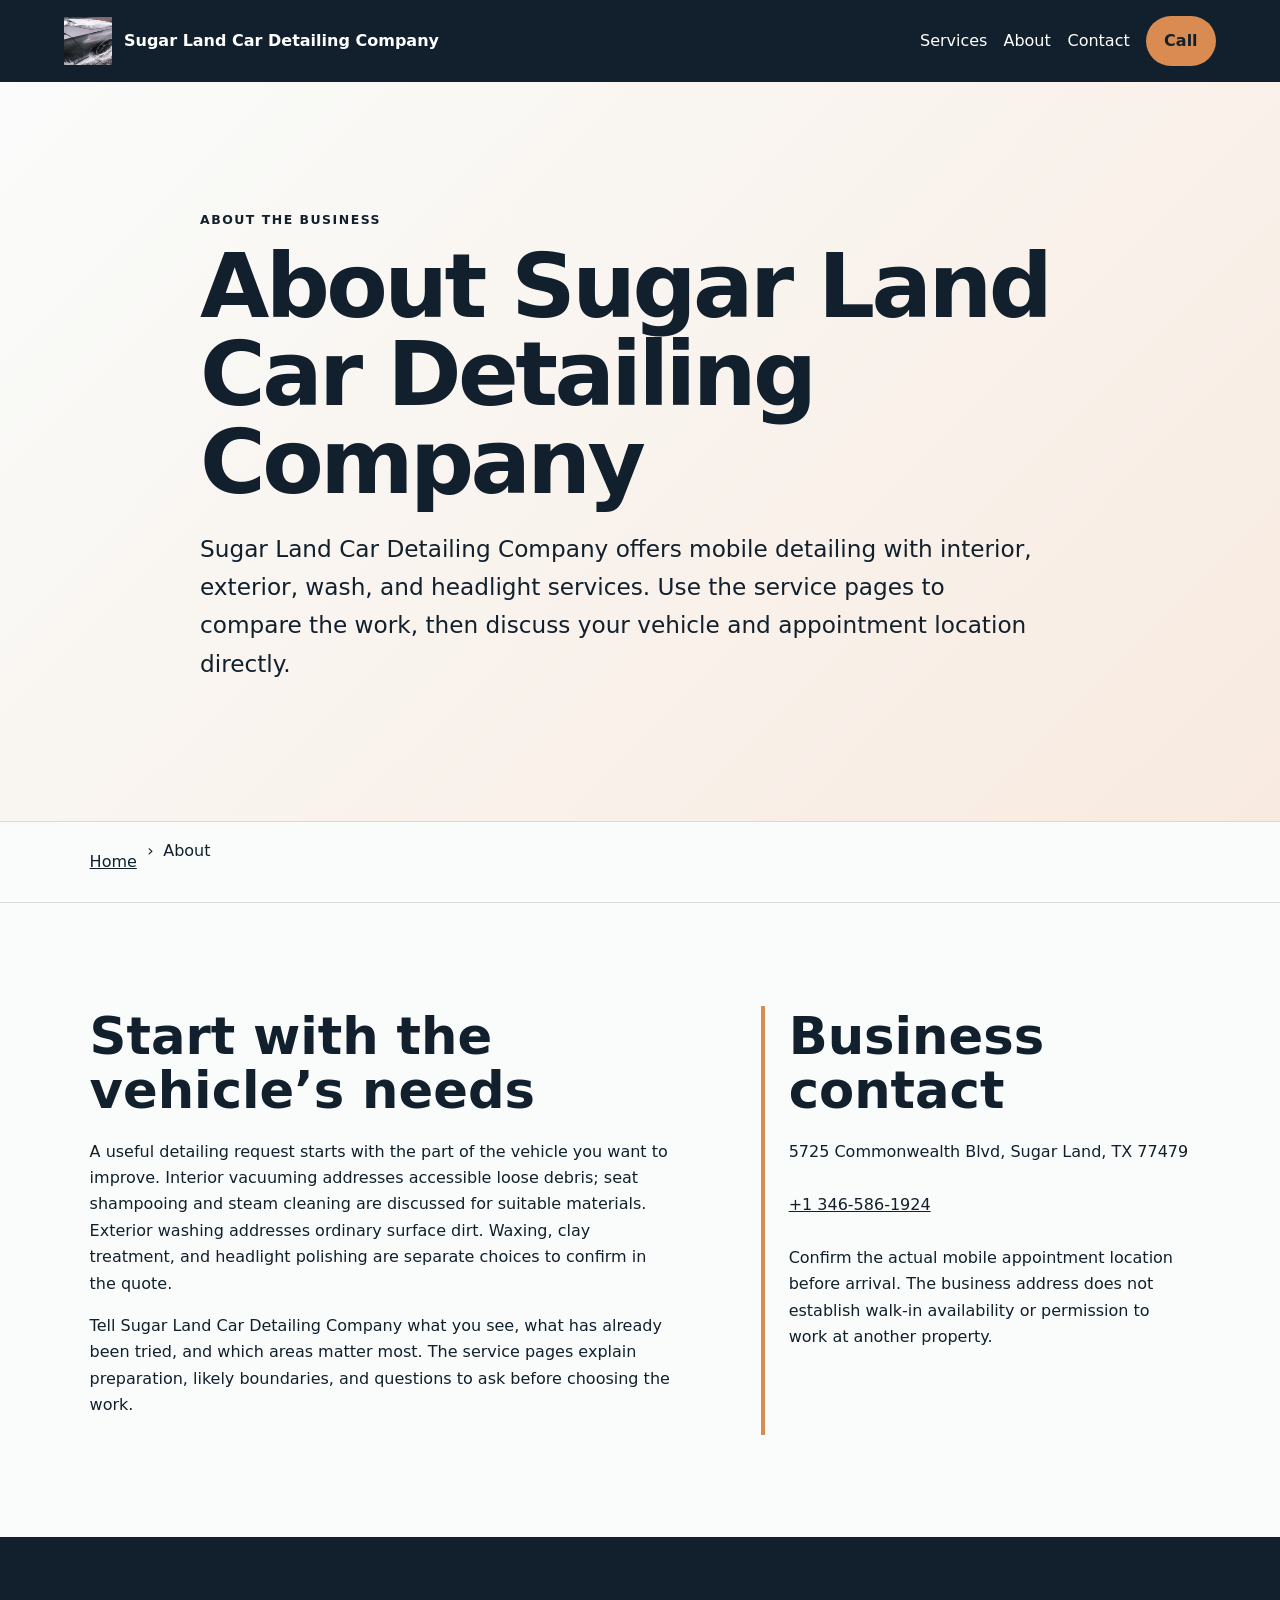
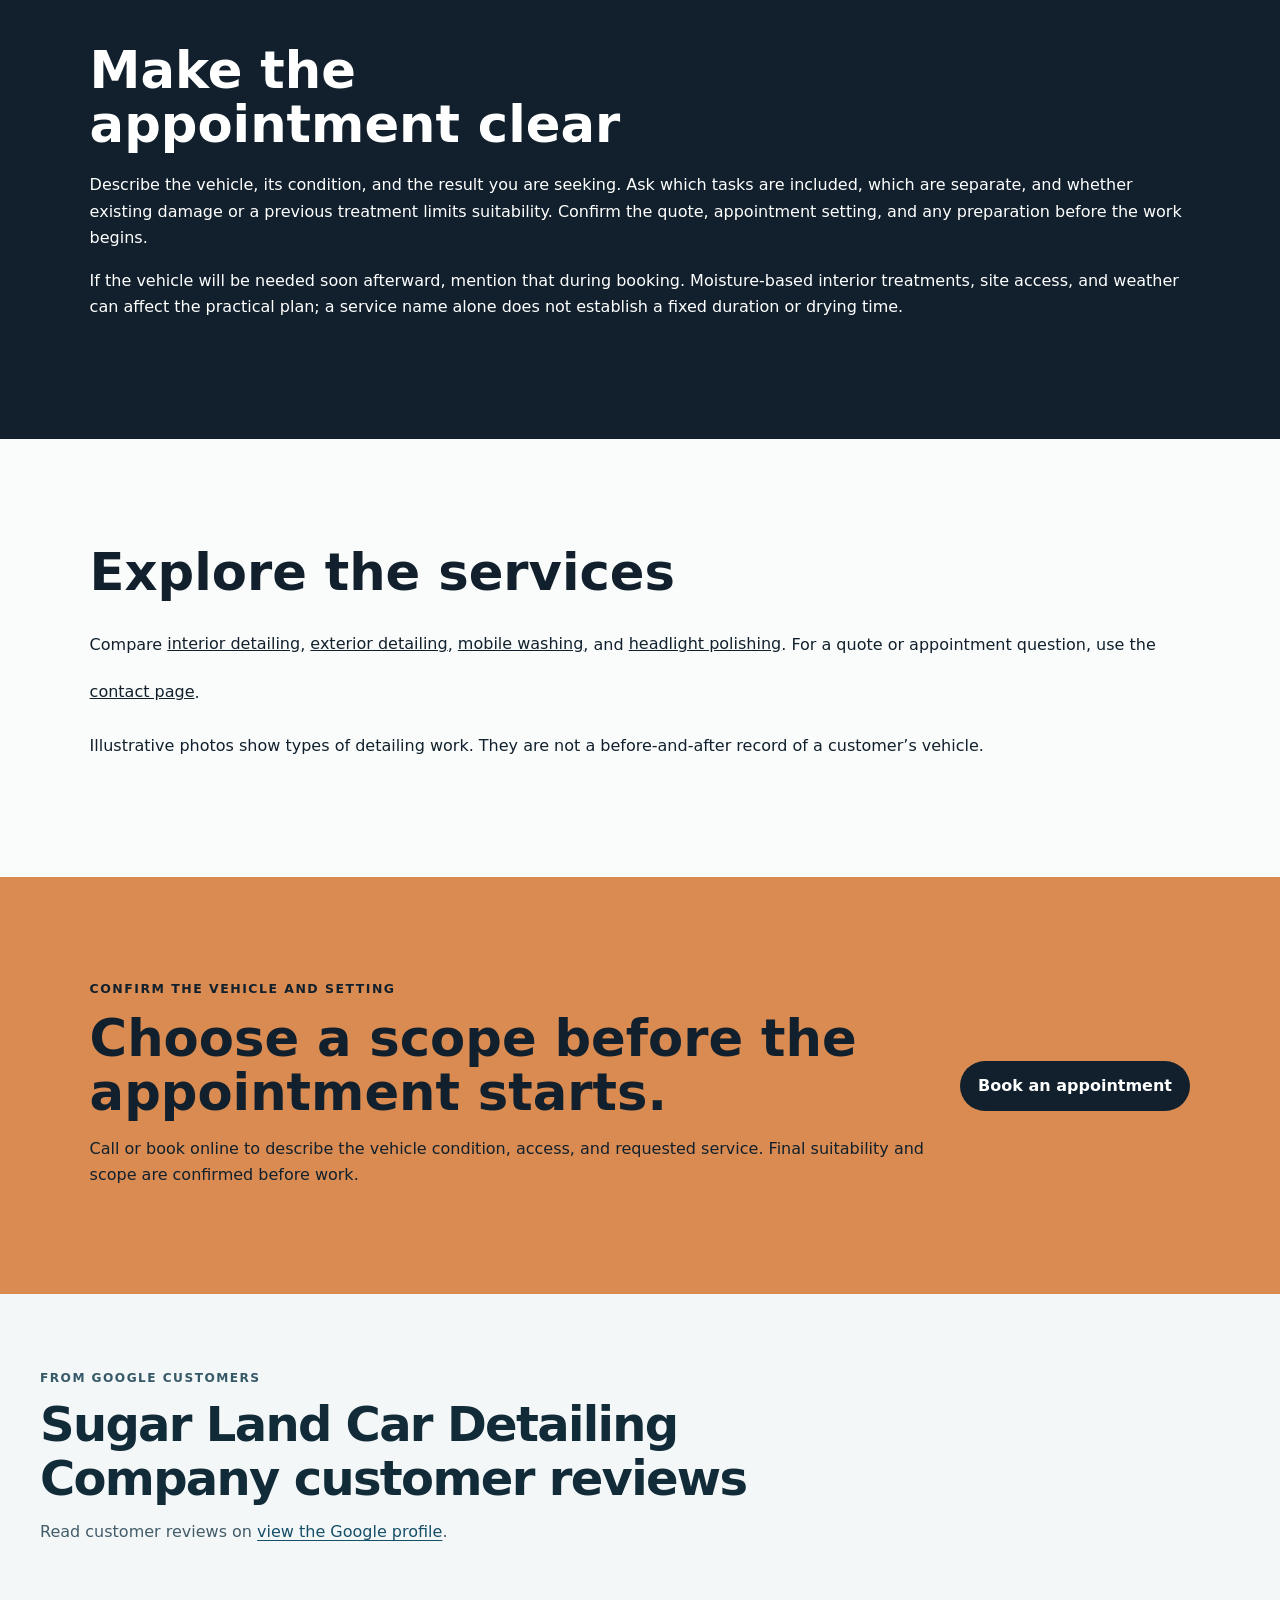
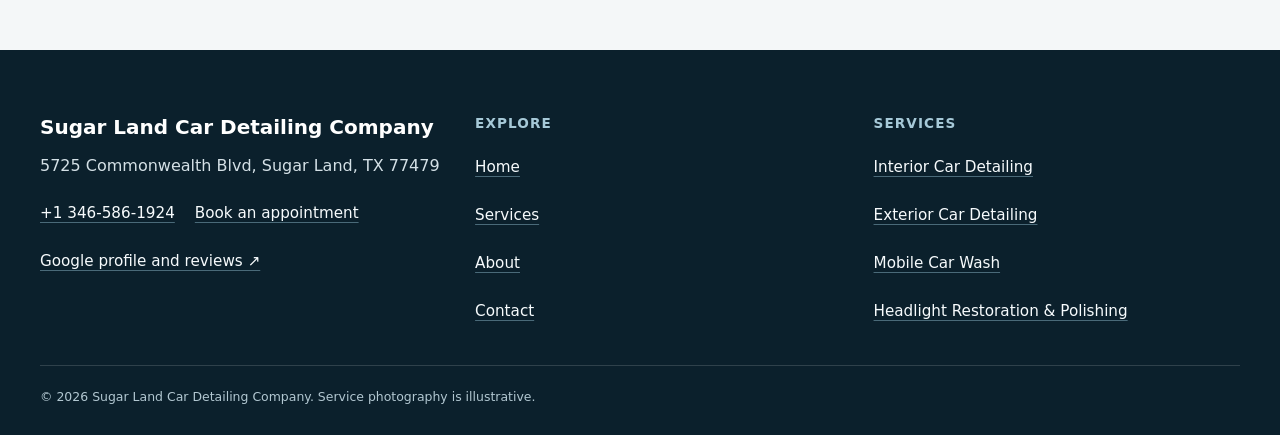
<file: about/index.html>
<!doctype html>
<html lang="en"><head>
  <meta charset="utf-8"><meta name="viewport" content="width=device-width,initial-scale=1">
  <title>About Sugar Land Car Detailing Company | Sugar Land, TX</title>
  <meta name="description" content="Verified identity, evidence boundaries, and appointment-planning approach for Sugar Land Car Detailing Company in Sugar Land, TX.">
  <meta name="robots" content="index, follow, max-image-preview:large, max-snippet:-1">
  <link rel="canonical" href="https://sugarlandcardetailingcompany.shop/about/">
  <meta property="og:type" content="website"><meta property="og:title" content="About Sugar Land Car Detailing Company | Sugar Land, TX">
  <meta property="og:description" content="Verified identity, evidence boundaries, and appointment-planning approach for Sugar Land Car Detailing Company in Sugar Land, TX."><meta property="og:url" content="https://sugarlandcardetailingcompany.shop/about/">
  <meta property="og:image" content="https://sugarlandcardetailingcompany.shop/assets/hero-route.jpg"><meta name="twitter:card" content="summary_large_image">
  <link rel="icon" href="/assets/favicon.svg"><link rel="stylesheet" href="/seo-pages.css"><script type="application/ld+json">{
  "@context": "https://schema.org",
  "@graph": [
    {
      "@type": "BreadcrumbList",
      "@id": "https://sugarlandcardetailingcompany.shop/about/#breadcrumb",
      "itemListElement": [
        {
          "@type": "ListItem",
          "position": 1,
          "name": "Home",
          "item": "https://sugarlandcardetailingcompany.shop/"
        },
        {
          "@type": "ListItem",
          "position": 2,
          "name": "About Sugar Land Car Detailing Company | Sugar Land, TX",
          "item": "https://sugarlandcardetailingcompany.shop/about/"
        }
      ]
    },
    {
      "@type": "WebPage",
      "@id": "https://sugarlandcardetailingcompany.shop/about/#webpage",
      "url": "https://sugarlandcardetailingcompany.shop/about/",
      "name": "About Sugar Land Car Detailing Company | Sugar Land, TX",
      "description": "Verified identity, evidence boundaries, and appointment-planning approach for Sugar Land Car Detailing Company in Sugar Land, TX.",
      "breadcrumb": {
        "@id": "https://sugarlandcardetailingcompany.shop/about/#breadcrumb"
      },
      "isPartOf": {
        "@id": "https://sugarlandcardetailingcompany.shop/#website"
      },
      "about": {
        "@id": "https://sugarlandcardetailingcompany.shop/#business"
      }
    },
    {
      "@type": "ImageObject",
      "@id": "https://sugarlandcardetailingcompany.shop/about/#primaryimage",
      "contentUrl": "https://sugarlandcardetailingcompany.shop/assets/hero-route.jpg",
      "caption": "Illustrative detailing artwork for Sugar Land Car Detailing Company",
      "representativeOfPage": true
    }
  ]
}</script>
<link rel="stylesheet" href="/portfolio-components.css">
</head><body style="--pilot-accent:#d98b52;--pilot-dark:#11202c;--pilot-paper:#fafcfb">
<a class="skip-link" href="#content">Skip to content</a>
<header class="pilot-header"><a class="pilot-brand" href="/"><img src="/assets/hero-route.jpg" width="48" height="48" alt=""><span>Sugar Land Car Detailing Company</span></a>
<nav aria-label="Primary navigation"><a href="/services/">Services</a><a href="/about/">About</a><a href="/contact/">Contact</a><a class="pilot-call" href="tel:+13465861924">Call</a></nav></header>
<main id="content"><section class="pilot-hero text-only"><div><p class="eyebrow">About the business</p><h1>About Sugar Land Car Detailing Company</h1><p class="pilot-answer">Sugar Land Car Detailing Company offers mobile detailing with interior, exterior, wash, and headlight services. Use the service pages to compare the work, then discuss your vehicle and appointment location directly.</p></div></section><nav class="breadcrumbs" aria-label="Breadcrumb"><a href="/">Home</a><span>›</span><span>About</span></nav>
<section class="pilot-section pilot-grid"><div><h2>Start with the vehicle’s needs</h2><p>A useful detailing request starts with the part of the vehicle you want to improve. Interior vacuuming addresses accessible loose debris; seat shampooing and steam cleaning are discussed for suitable materials. Exterior washing addresses ordinary surface dirt. Waxing, clay treatment, and headlight polishing are separate choices to confirm in the quote.</p><p>Tell Sugar Land Car Detailing Company what you see, what has already been tried, and which areas matter most. The service pages explain preparation, likely boundaries, and questions to ask before choosing the work.</p></div><aside><h2>Business contact</h2><p>5725 Commonwealth Blvd, Sugar Land, TX 77479</p><p><a href="tel:+13465861924">+1 346-586-1924</a></p><p>Confirm the actual mobile appointment location before arrival. The business address does not establish walk-in availability or permission to work at another property.</p></aside></section>
<section class="pilot-section tone"><h2>Make the appointment clear</h2><p>Describe the vehicle, its condition, and the result you are seeking. Ask which tasks are included, which are separate, and whether existing damage or a previous treatment limits suitability. Confirm the quote, appointment setting, and any preparation before the work begins.</p><p>If the vehicle will be needed soon afterward, mention that during booking. Moisture-based interior treatments, site access, and weather can affect the practical plan; a service name alone does not establish a fixed duration or drying time.</p></section>
<section class="pilot-section"><h2>Explore the services</h2><p>Compare <a href="/services/interior-car-detailing/">interior detailing</a>, <a href="/services/exterior-car-detailing/">exterior detailing</a>, <a href="/services/mobile-car-wash/">mobile washing</a>, and <a href="/services/headlight-restoration/">headlight polishing</a>. For a quote or appointment question, use the <a href="/contact/">contact page</a>.</p><p>Illustrative photos show types of detailing work. They are not a before-and-after record of a customer’s vehicle.</p></section>
<section class="pilot-cta"><div><p class="eyebrow">Confirm the vehicle and setting</p><h2>Choose a scope before the appointment starts.</h2><p>Call or book online to describe the vehicle condition, access, and requested service. Final suitability and scope are confirmed before work.</p></div><a class="pilot-button" href="/scheduling">Book an appointment</a></section>
<!-- PORTFOLIO-REVIEWS:START --><section class="portfolio-reviews" aria-labelledby="portfolio-reviews-title"><div class="portfolio-reviews__heading"><div><p class="portfolio-reviews__kicker">From Google customers</p><h2 id="portfolio-reviews-title">Sugar Land Car Detailing Company customer reviews</h2><p class="portfolio-reviews__intro">Read customer reviews on <a href="https://www.google.com/maps?cid=11094531997838207103" target="_blank" rel="noopener noreferrer">view the Google profile</a>.</p></div></div></section><!-- PORTFOLIO-REVIEWS:END -->
</main><footer class="portfolio-footer"><div class="portfolio-footer__grid"><div><strong class="portfolio-footer__name">Sugar Land Car Detailing Company</strong><address>5725 Commonwealth Blvd, Sugar Land, TX 77479</address><div class="portfolio-footer__contact"><a href="tel:+13465861924">+1 346-586-1924</a><a href="/scheduling">Book an appointment</a></div><a href="https://www.google.com/maps?cid=11094531997838207103" target="_blank" rel="noopener noreferrer">Google profile and reviews ↗</a></div><div><h2>Explore</h2><nav aria-label="Footer navigation"><a href="/">Home</a><a href="/services/">Services</a><a href="/about/">About</a><a href="/contact/">Contact</a></nav></div><div><h2>Services</h2><nav aria-label="Service pages"><a href="/services/interior-car-detailing/">Interior Car Detailing</a><a href="/services/exterior-car-detailing/">Exterior Car Detailing</a><a href="/services/mobile-car-wash/">Mobile Car Wash</a><a href="/services/headlight-restoration/">Headlight Restoration &amp; Polishing</a></nav></div></div><p class="portfolio-footer__bottom">© <span id="year">2026</span> Sugar Land Car Detailing Company. Service photography is illustrative.</p></footer>
<script src="/portfolio-components.js" defer></script>
</body></html>
</file>
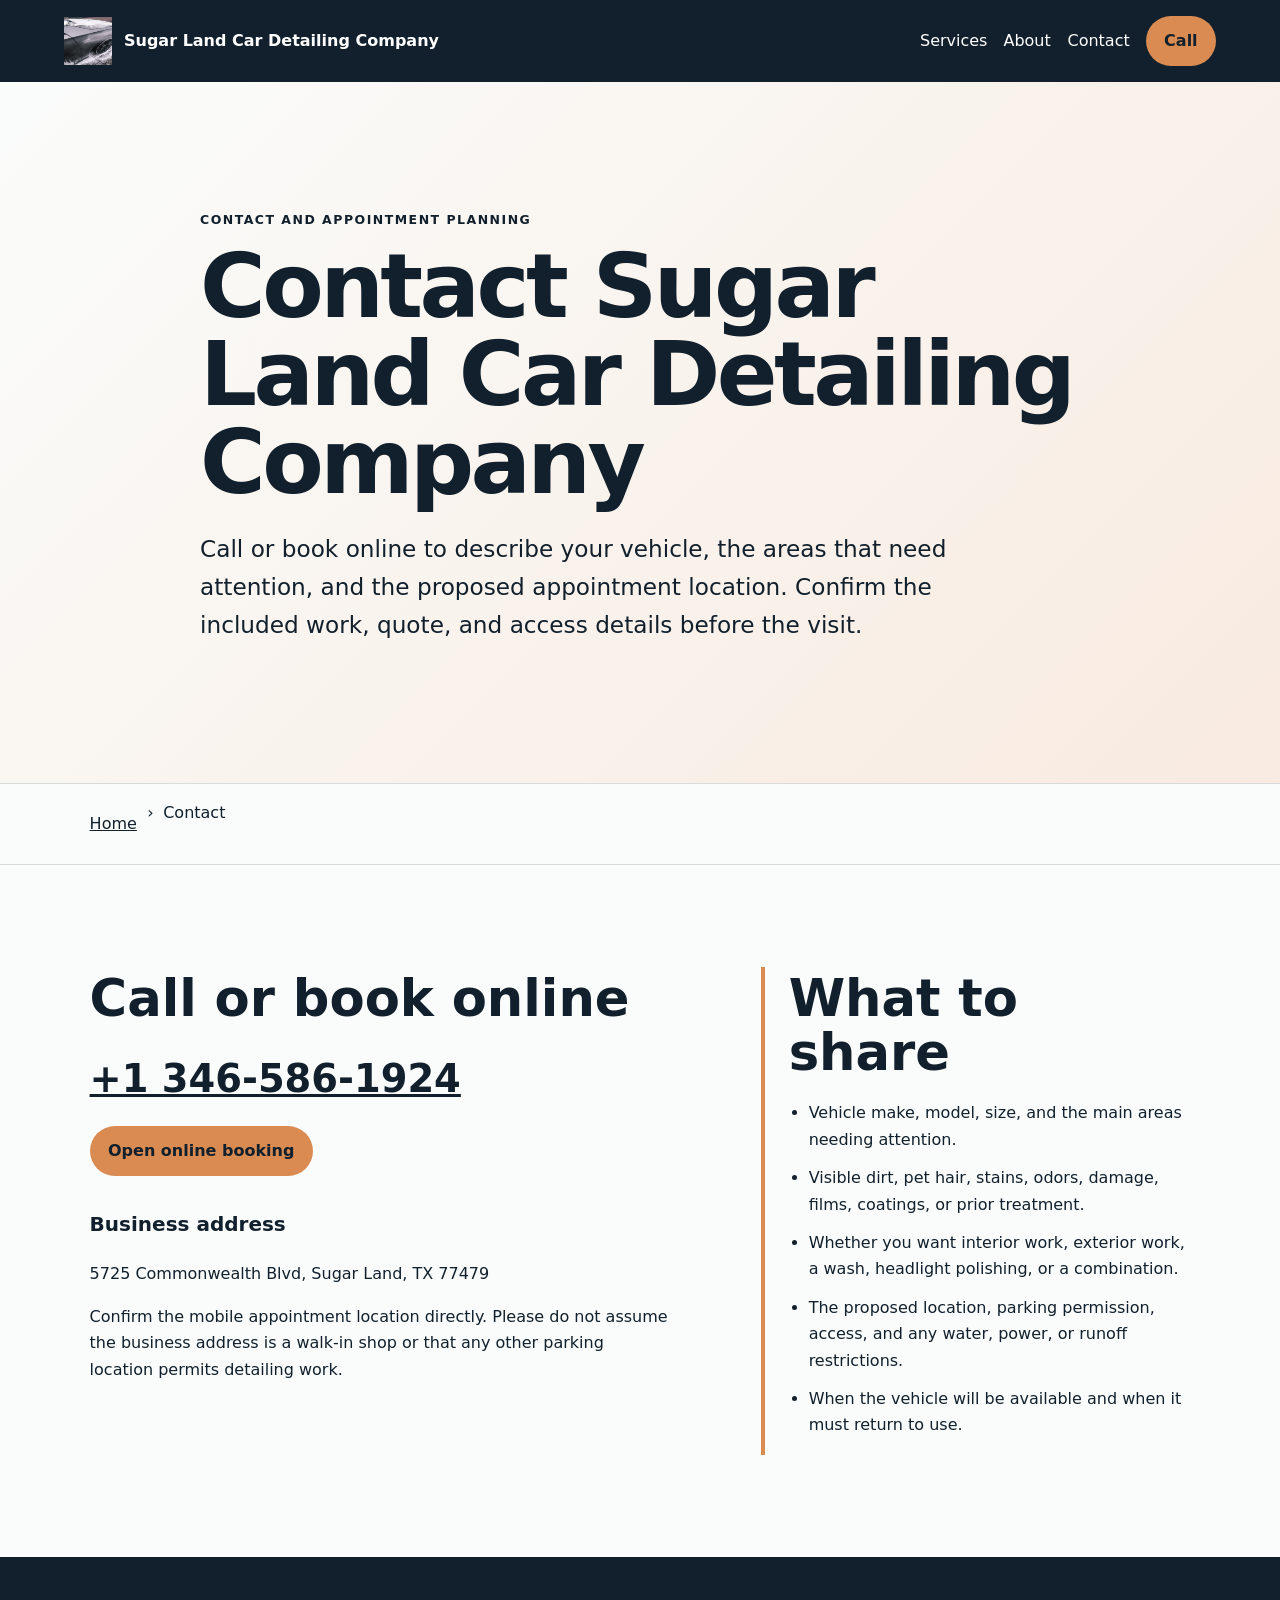
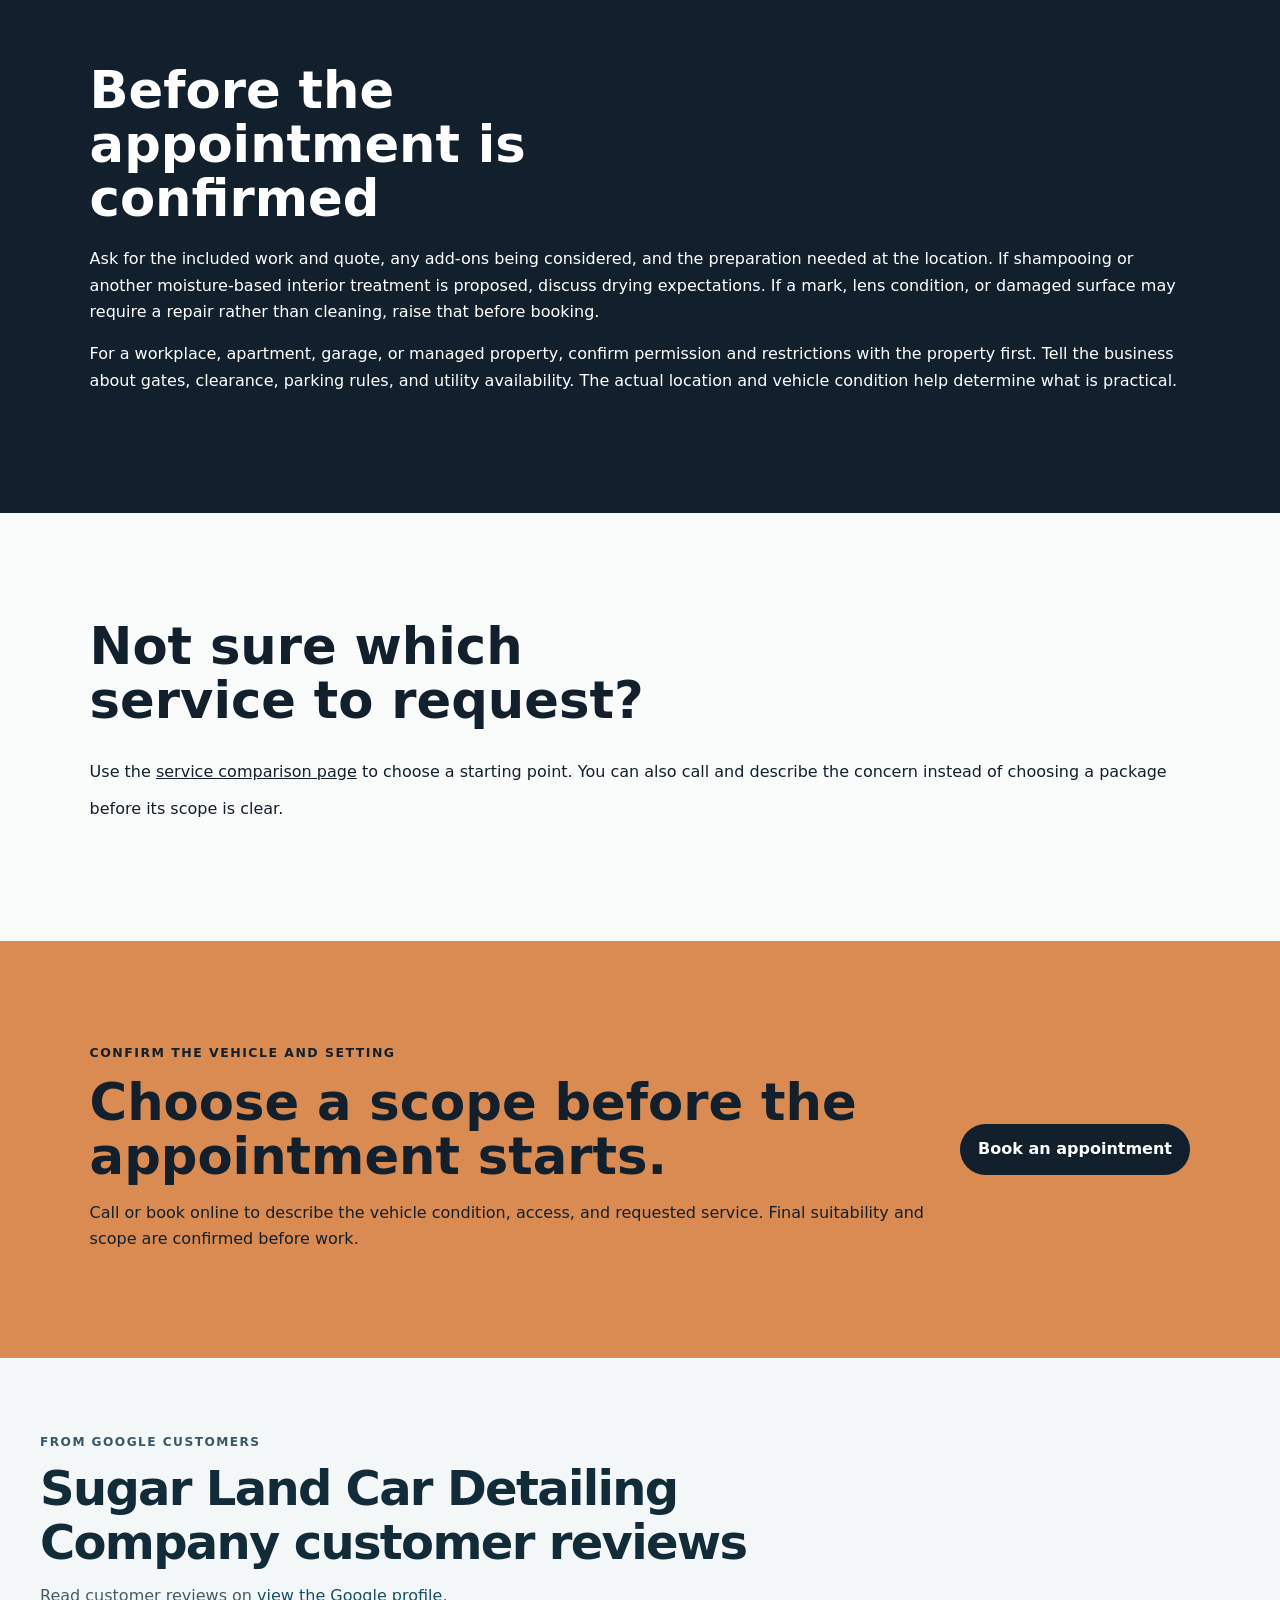
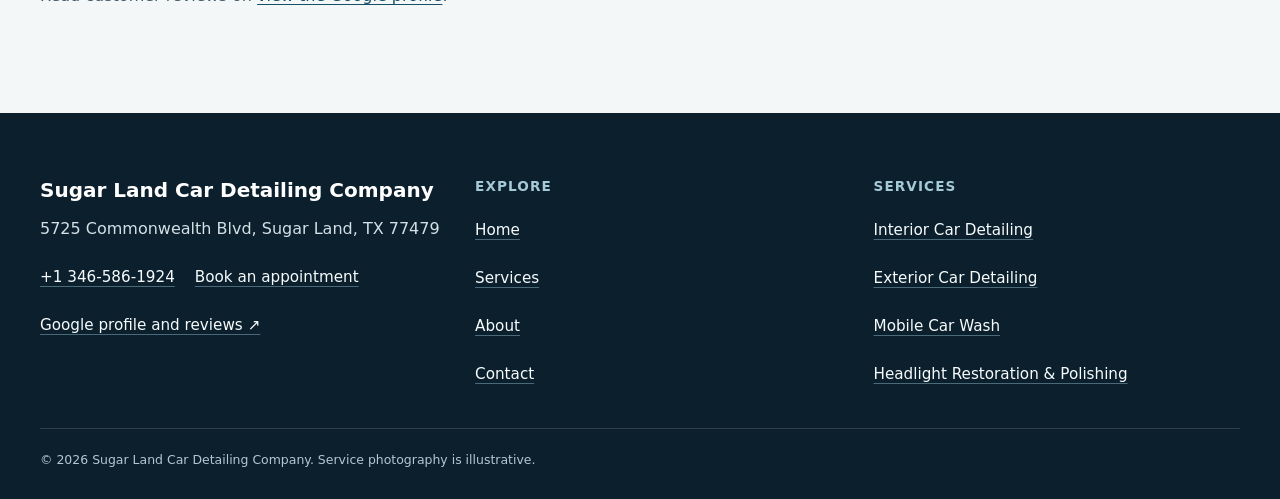
<file: contact/index.html>
<!doctype html>
<html lang="en"><head>
  <meta charset="utf-8"><meta name="viewport" content="width=device-width,initial-scale=1">
  <title>Contact Sugar Land Car Detailing Company | Sugar Land, TX</title>
  <meta name="description" content="Call or book Sugar Land Car Detailing Company and confirm vehicle condition, access, and detailing scope in Sugar Land, TX.">
  <meta name="robots" content="index, follow, max-image-preview:large, max-snippet:-1">
  <link rel="canonical" href="https://sugarlandcardetailingcompany.shop/contact/">
  <meta property="og:type" content="website"><meta property="og:title" content="Contact Sugar Land Car Detailing Company | Sugar Land, TX">
  <meta property="og:description" content="Call or book Sugar Land Car Detailing Company and confirm vehicle condition, access, and detailing scope in Sugar Land, TX."><meta property="og:url" content="https://sugarlandcardetailingcompany.shop/contact/">
  <meta property="og:image" content="https://sugarlandcardetailingcompany.shop/assets/hero-route.jpg"><meta name="twitter:card" content="summary_large_image">
  <link rel="icon" href="/assets/favicon.svg"><link rel="stylesheet" href="/seo-pages.css"><script type="application/ld+json">{
  "@context": "https://schema.org",
  "@graph": [
    {
      "@type": "BreadcrumbList",
      "@id": "https://sugarlandcardetailingcompany.shop/contact/#breadcrumb",
      "itemListElement": [
        {
          "@type": "ListItem",
          "position": 1,
          "name": "Home",
          "item": "https://sugarlandcardetailingcompany.shop/"
        },
        {
          "@type": "ListItem",
          "position": 2,
          "name": "Contact Sugar Land Car Detailing Company | Sugar Land, TX",
          "item": "https://sugarlandcardetailingcompany.shop/contact/"
        }
      ]
    },
    {
      "@type": "WebPage",
      "@id": "https://sugarlandcardetailingcompany.shop/contact/#webpage",
      "url": "https://sugarlandcardetailingcompany.shop/contact/",
      "name": "Contact Sugar Land Car Detailing Company | Sugar Land, TX",
      "description": "Call or book Sugar Land Car Detailing Company and confirm vehicle condition, access, and detailing scope in Sugar Land, TX.",
      "breadcrumb": {
        "@id": "https://sugarlandcardetailingcompany.shop/contact/#breadcrumb"
      },
      "isPartOf": {
        "@id": "https://sugarlandcardetailingcompany.shop/#website"
      },
      "about": {
        "@id": "https://sugarlandcardetailingcompany.shop/#business"
      }
    },
    {
      "@type": "ImageObject",
      "@id": "https://sugarlandcardetailingcompany.shop/contact/#primaryimage",
      "contentUrl": "https://sugarlandcardetailingcompany.shop/assets/hero-route.jpg",
      "caption": "Illustrative detailing artwork for Sugar Land Car Detailing Company",
      "representativeOfPage": true
    }
  ]
}</script>
<link rel="stylesheet" href="/portfolio-components.css">
</head><body style="--pilot-accent:#d98b52;--pilot-dark:#11202c;--pilot-paper:#fafcfb">
<a class="skip-link" href="#content">Skip to content</a>
<header class="pilot-header"><a class="pilot-brand" href="/"><img src="/assets/hero-route.jpg" width="48" height="48" alt=""><span>Sugar Land Car Detailing Company</span></a>
<nav aria-label="Primary navigation"><a href="/services/">Services</a><a href="/about/">About</a><a href="/contact/">Contact</a><a class="pilot-call" href="tel:+13465861924">Call</a></nav></header>
<main id="content"><section class="pilot-hero text-only"><div><p class="eyebrow">Contact and appointment planning</p><h1>Contact Sugar Land Car Detailing Company</h1><p class="pilot-answer">Call or book online to describe your vehicle, the areas that need attention, and the proposed appointment location. Confirm the included work, quote, and access details before the visit.</p></div></section><nav class="breadcrumbs" aria-label="Breadcrumb"><a href="/">Home</a><span>›</span><span>Contact</span></nav>
<section class="pilot-section pilot-grid"><div><h2>Call or book online</h2><p><a class="large-link" href="tel:+13465861924">+1 346-586-1924</a></p><p><a class="pilot-button" href="/scheduling">Open online booking</a></p><h3>Business address</h3><p>5725 Commonwealth Blvd, Sugar Land, TX 77479</p><p>Confirm the mobile appointment location directly. Please do not assume the business address is a walk-in shop or that any other parking location permits detailing work.</p></div><aside><h2>What to share</h2><ul class="checklist"><li>Vehicle make, model, size, and the main areas needing attention.</li><li>Visible dirt, pet hair, stains, odors, damage, films, coatings, or prior treatment.</li><li>Whether you want interior work, exterior work, a wash, headlight polishing, or a combination.</li><li>The proposed location, parking permission, access, and any water, power, or runoff restrictions.</li><li>When the vehicle will be available and when it must return to use.</li></ul></aside></section>
<section class="pilot-section tone"><h2>Before the appointment is confirmed</h2><p>Ask for the included work and quote, any add-ons being considered, and the preparation needed at the location. If shampooing or another moisture-based interior treatment is proposed, discuss drying expectations. If a mark, lens condition, or damaged surface may require a repair rather than cleaning, raise that before booking.</p><p>For a workplace, apartment, garage, or managed property, confirm permission and restrictions with the property first. Tell the business about gates, clearance, parking rules, and utility availability. The actual location and vehicle condition help determine what is practical.</p></section>
<section class="pilot-section"><h2>Not sure which service to request?</h2><p>Use the <a href="/services/">service comparison page</a> to choose a starting point. You can also call and describe the concern instead of choosing a package before its scope is clear.</p></section>
<section class="pilot-cta"><div><p class="eyebrow">Confirm the vehicle and setting</p><h2>Choose a scope before the appointment starts.</h2><p>Call or book online to describe the vehicle condition, access, and requested service. Final suitability and scope are confirmed before work.</p></div><a class="pilot-button" href="/scheduling">Book an appointment</a></section>
<!-- PORTFOLIO-REVIEWS:START --><section class="portfolio-reviews" aria-labelledby="portfolio-reviews-title"><div class="portfolio-reviews__heading"><div><p class="portfolio-reviews__kicker">From Google customers</p><h2 id="portfolio-reviews-title">Sugar Land Car Detailing Company customer reviews</h2><p class="portfolio-reviews__intro">Read customer reviews on <a href="https://www.google.com/maps?cid=11094531997838207103" target="_blank" rel="noopener noreferrer">view the Google profile</a>.</p></div></div></section><!-- PORTFOLIO-REVIEWS:END -->
</main><footer class="portfolio-footer"><div class="portfolio-footer__grid"><div><strong class="portfolio-footer__name">Sugar Land Car Detailing Company</strong><address>5725 Commonwealth Blvd, Sugar Land, TX 77479</address><div class="portfolio-footer__contact"><a href="tel:+13465861924">+1 346-586-1924</a><a href="/scheduling">Book an appointment</a></div><a href="https://www.google.com/maps?cid=11094531997838207103" target="_blank" rel="noopener noreferrer">Google profile and reviews ↗</a></div><div><h2>Explore</h2><nav aria-label="Footer navigation"><a href="/">Home</a><a href="/services/">Services</a><a href="/about/">About</a><a href="/contact/">Contact</a></nav></div><div><h2>Services</h2><nav aria-label="Service pages"><a href="/services/interior-car-detailing/">Interior Car Detailing</a><a href="/services/exterior-car-detailing/">Exterior Car Detailing</a><a href="/services/mobile-car-wash/">Mobile Car Wash</a><a href="/services/headlight-restoration/">Headlight Restoration &amp; Polishing</a></nav></div></div><p class="portfolio-footer__bottom">© <span id="year">2026</span> Sugar Land Car Detailing Company. Service photography is illustrative.</p></footer>
<script src="/portfolio-components.js" defer></script>
</body></html>
</file>
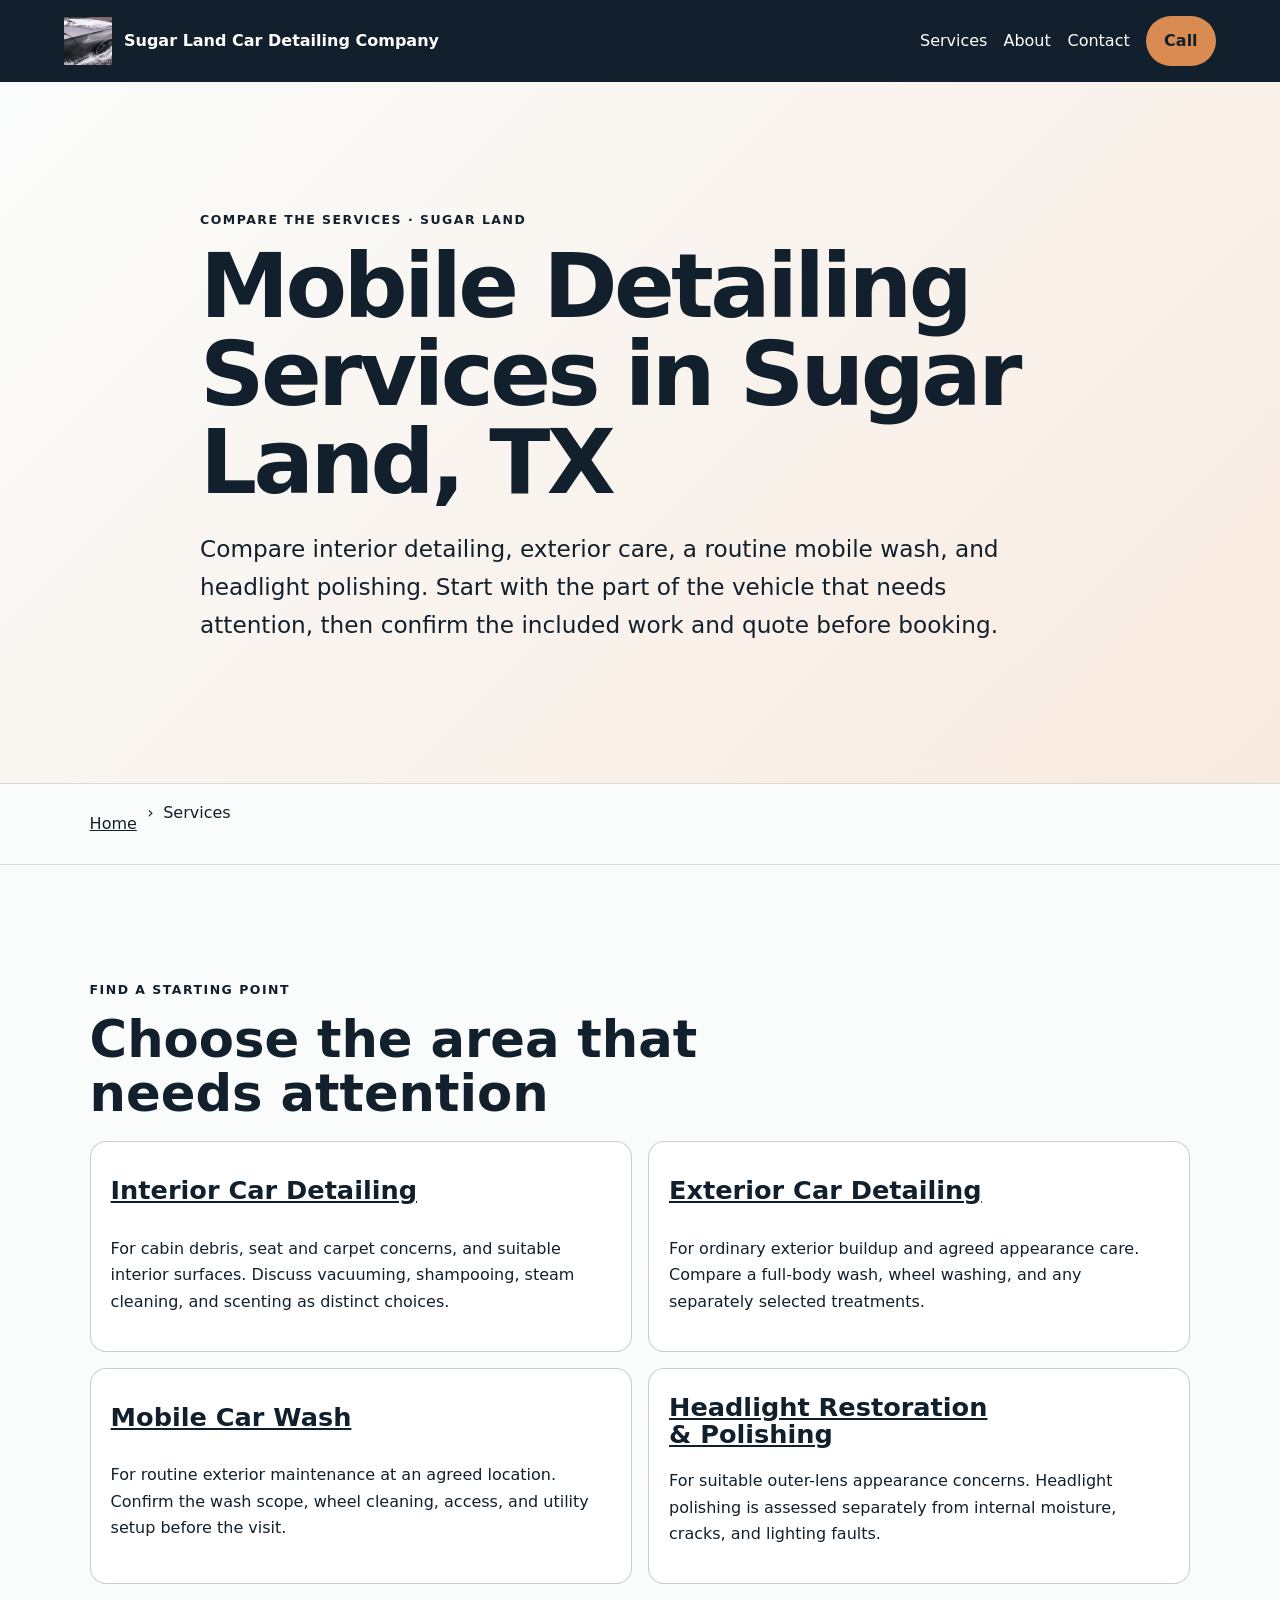
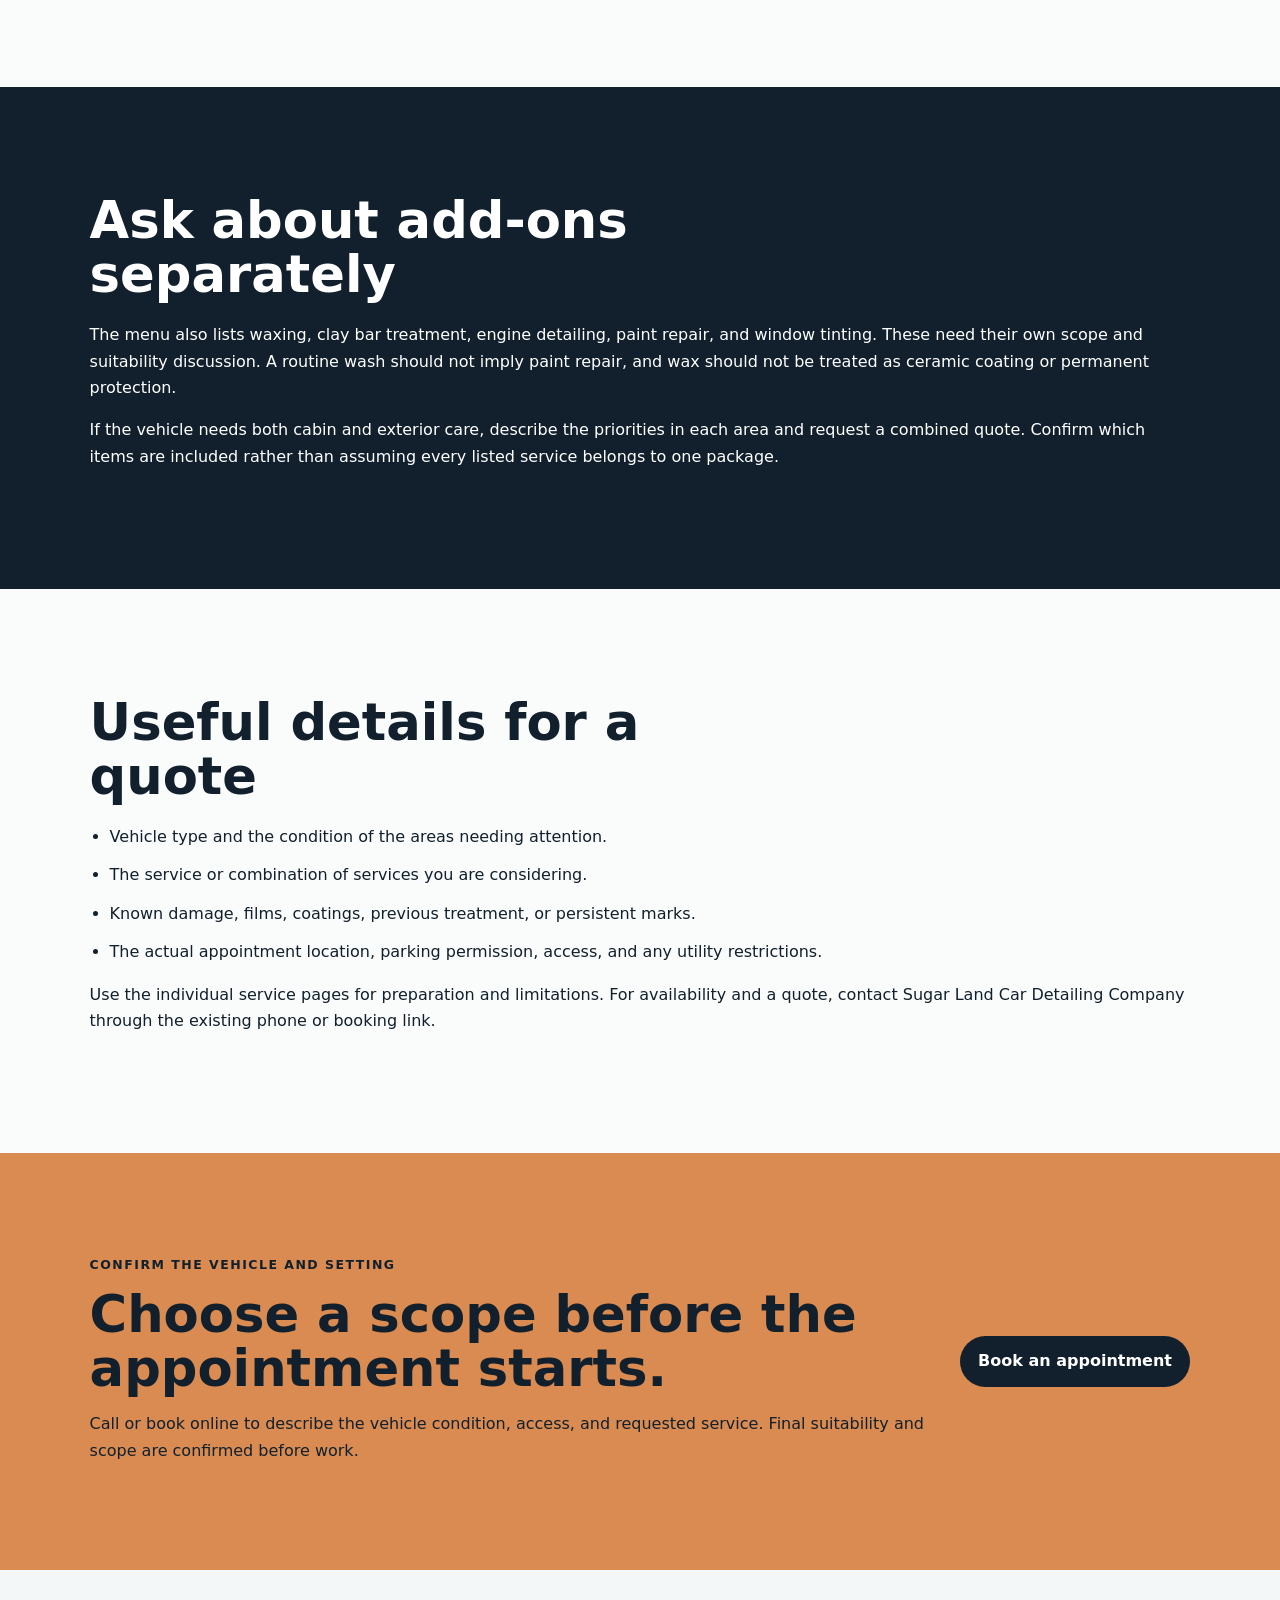
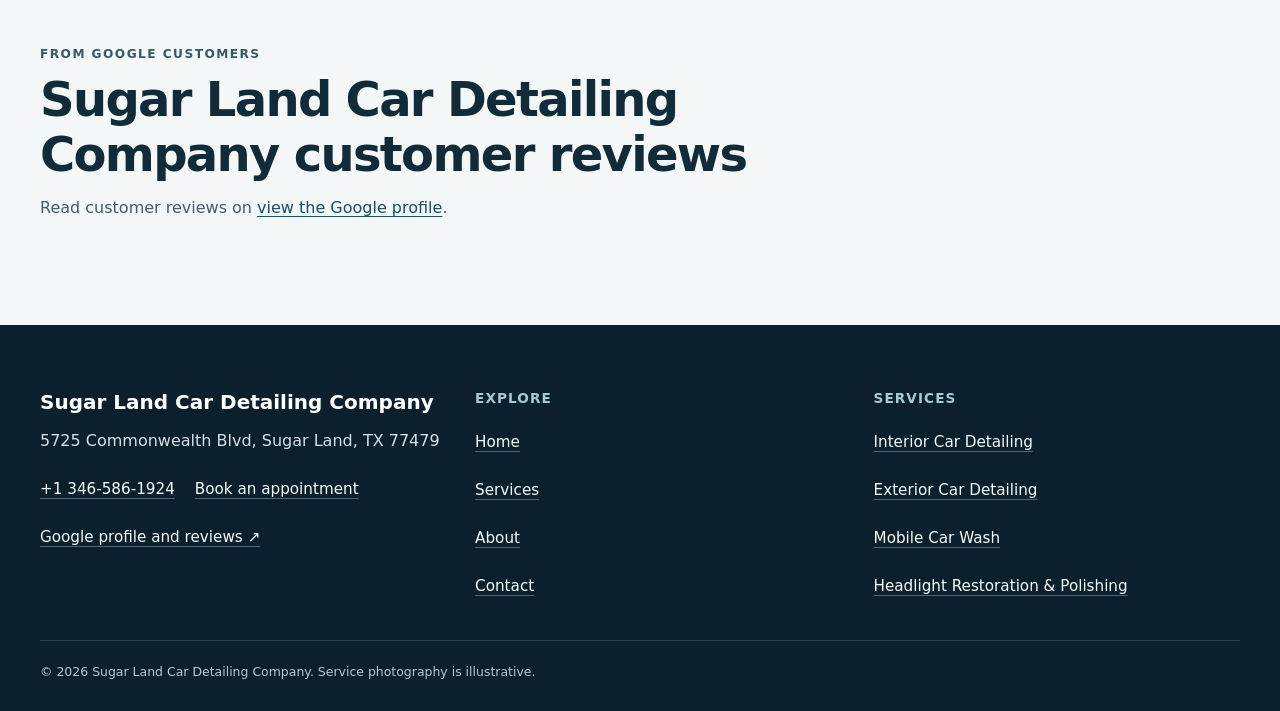
<file: services/index.html>
<!doctype html>
<html lang="en"><head>
  <meta charset="utf-8"><meta name="viewport" content="width=device-width,initial-scale=1">
  <title>Mobile Detailing Services in Sugar Land, TX | Sugar Land Car Detailing Company</title>
  <meta name="description" content="Compare documented mobile detailing choices from Sugar Land Car Detailing Company in Sugar Land, TX, including preparation, access, and scope boundaries.">
  <meta name="robots" content="index, follow, max-image-preview:large, max-snippet:-1">
  <link rel="canonical" href="https://sugarlandcardetailingcompany.shop/services/">
  <meta property="og:type" content="website"><meta property="og:title" content="Mobile Detailing Services in Sugar Land, TX | Sugar Land Car Detailing Company">
  <meta property="og:description" content="Compare documented mobile detailing choices from Sugar Land Car Detailing Company in Sugar Land, TX, including preparation, access, and scope boundaries."><meta property="og:url" content="https://sugarlandcardetailingcompany.shop/services/">
  <meta property="og:image" content="https://sugarlandcardetailingcompany.shop/assets/hero-route.jpg"><meta name="twitter:card" content="summary_large_image">
  <link rel="icon" href="/assets/favicon.svg"><link rel="stylesheet" href="/seo-pages.css"><script type="application/ld+json">{
  "@context": "https://schema.org",
  "@graph": [
    {
      "@type": "BreadcrumbList",
      "@id": "https://sugarlandcardetailingcompany.shop/services/#breadcrumb",
      "itemListElement": [
        {
          "@type": "ListItem",
          "position": 1,
          "name": "Home",
          "item": "https://sugarlandcardetailingcompany.shop/"
        },
        {
          "@type": "ListItem",
          "position": 2,
          "name": "Services",
          "item": "https://sugarlandcardetailingcompany.shop/services/"
        }
      ]
    },
    {
      "@type": "WebPage",
      "@id": "https://sugarlandcardetailingcompany.shop/services/#webpage",
      "url": "https://sugarlandcardetailingcompany.shop/services/",
      "name": "Mobile Detailing Services in Sugar Land, TX | Sugar Land Car Detailing Company",
      "description": "Compare documented mobile detailing choices from Sugar Land Car Detailing Company in Sugar Land, TX, including preparation, access, and scope boundaries.",
      "breadcrumb": {
        "@id": "https://sugarlandcardetailingcompany.shop/services/#breadcrumb"
      },
      "isPartOf": {
        "@id": "https://sugarlandcardetailingcompany.shop/#website"
      },
      "about": {
        "@id": "https://sugarlandcardetailingcompany.shop/#business"
      }
    },
    {
      "@type": "ImageObject",
      "@id": "https://sugarlandcardetailingcompany.shop/services/#primaryimage",
      "contentUrl": "https://sugarlandcardetailingcompany.shop/assets/hero-route.jpg",
      "caption": "Illustrative detailing artwork for Sugar Land Car Detailing Company",
      "representativeOfPage": true
    }
  ]
}</script>
<link rel="stylesheet" href="/portfolio-components.css">
</head><body style="--pilot-accent:#d98b52;--pilot-dark:#11202c;--pilot-paper:#fafcfb">
<a class="skip-link" href="#content">Skip to content</a>
<header class="pilot-header"><a class="pilot-brand" href="/"><img src="/assets/hero-route.jpg" width="48" height="48" alt=""><span>Sugar Land Car Detailing Company</span></a>
<nav aria-label="Primary navigation"><a href="/services/">Services</a><a href="/about/">About</a><a href="/contact/">Contact</a><a class="pilot-call" href="tel:+13465861924">Call</a></nav></header>
<main id="content"><section class="pilot-hero text-only"><div><p class="eyebrow">Compare the services · Sugar Land</p><h1>Mobile Detailing Services in Sugar Land, TX</h1><p class="pilot-answer">Compare interior detailing, exterior care, a routine mobile wash, and headlight polishing. Start with the part of the vehicle that needs attention, then confirm the included work and quote before booking.</p></div></section>
<nav class="breadcrumbs" aria-label="Breadcrumb"><a href="/">Home</a><span>›</span><span>Services</span></nav>
<section class="pilot-section"><p class="eyebrow">Find a starting point</p><h2>Choose the area that needs attention</h2><div class="service-cards"><article><h2><a href="/services/interior-car-detailing/">Interior Car Detailing</a></h2><p>For cabin debris, seat and carpet concerns, and suitable interior surfaces. Discuss vacuuming, shampooing, steam cleaning, and scenting as distinct choices.</p></article><article><h2><a href="/services/exterior-car-detailing/">Exterior Car Detailing</a></h2><p>For ordinary exterior buildup and agreed appearance care. Compare a full-body wash, wheel washing, and any separately selected treatments.</p></article><article><h2><a href="/services/mobile-car-wash/">Mobile Car Wash</a></h2><p>For routine exterior maintenance at an agreed location. Confirm the wash scope, wheel cleaning, access, and utility setup before the visit.</p></article><article><h2><a href="/services/headlight-restoration/">Headlight Restoration &amp; Polishing</a></h2><p>For suitable outer-lens appearance concerns. Headlight polishing is assessed separately from internal moisture, cracks, and lighting faults.</p></article></div></section>
<section class="pilot-section tone"><h2>Ask about add-ons separately</h2><p>The menu also lists waxing, clay bar treatment, engine detailing, paint repair, and window tinting. These need their own scope and suitability discussion. A routine wash should not imply paint repair, and wax should not be treated as ceramic coating or permanent protection.</p><p>If the vehicle needs both cabin and exterior care, describe the priorities in each area and request a combined quote. Confirm which items are included rather than assuming every listed service belongs to one package.</p></section>
<section class="pilot-section"><h2>Useful details for a quote</h2><ul class="checklist"><li>Vehicle type and the condition of the areas needing attention.</li><li>The service or combination of services you are considering.</li><li>Known damage, films, coatings, previous treatment, or persistent marks.</li><li>The actual appointment location, parking permission, access, and any utility restrictions.</li></ul><p>Use the individual service pages for preparation and limitations. For availability and a quote, contact Sugar Land Car Detailing Company through the existing phone or booking link.</p></section>
<section class="pilot-cta"><div><p class="eyebrow">Confirm the vehicle and setting</p><h2>Choose a scope before the appointment starts.</h2><p>Call or book online to describe the vehicle condition, access, and requested service. Final suitability and scope are confirmed before work.</p></div><a class="pilot-button" href="/scheduling">Book an appointment</a></section>
<!-- PORTFOLIO-REVIEWS:START --><section class="portfolio-reviews" aria-labelledby="portfolio-reviews-title"><div class="portfolio-reviews__heading"><div><p class="portfolio-reviews__kicker">From Google customers</p><h2 id="portfolio-reviews-title">Sugar Land Car Detailing Company customer reviews</h2><p class="portfolio-reviews__intro">Read customer reviews on <a href="https://www.google.com/maps?cid=11094531997838207103" target="_blank" rel="noopener noreferrer">view the Google profile</a>.</p></div></div></section><!-- PORTFOLIO-REVIEWS:END -->
</main><footer class="portfolio-footer"><div class="portfolio-footer__grid"><div><strong class="portfolio-footer__name">Sugar Land Car Detailing Company</strong><address>5725 Commonwealth Blvd, Sugar Land, TX 77479</address><div class="portfolio-footer__contact"><a href="tel:+13465861924">+1 346-586-1924</a><a href="/scheduling">Book an appointment</a></div><a href="https://www.google.com/maps?cid=11094531997838207103" target="_blank" rel="noopener noreferrer">Google profile and reviews ↗</a></div><div><h2>Explore</h2><nav aria-label="Footer navigation"><a href="/">Home</a><a href="/services/">Services</a><a href="/about/">About</a><a href="/contact/">Contact</a></nav></div><div><h2>Services</h2><nav aria-label="Service pages"><a href="/services/interior-car-detailing/">Interior Car Detailing</a><a href="/services/exterior-car-detailing/">Exterior Car Detailing</a><a href="/services/mobile-car-wash/">Mobile Car Wash</a><a href="/services/headlight-restoration/">Headlight Restoration &amp; Polishing</a></nav></div></div><p class="portfolio-footer__bottom">© <span id="year">2026</span> Sugar Land Car Detailing Company. Service photography is illustrative.</p></footer>
<script src="/portfolio-components.js" defer></script>
</body></html>
</file>
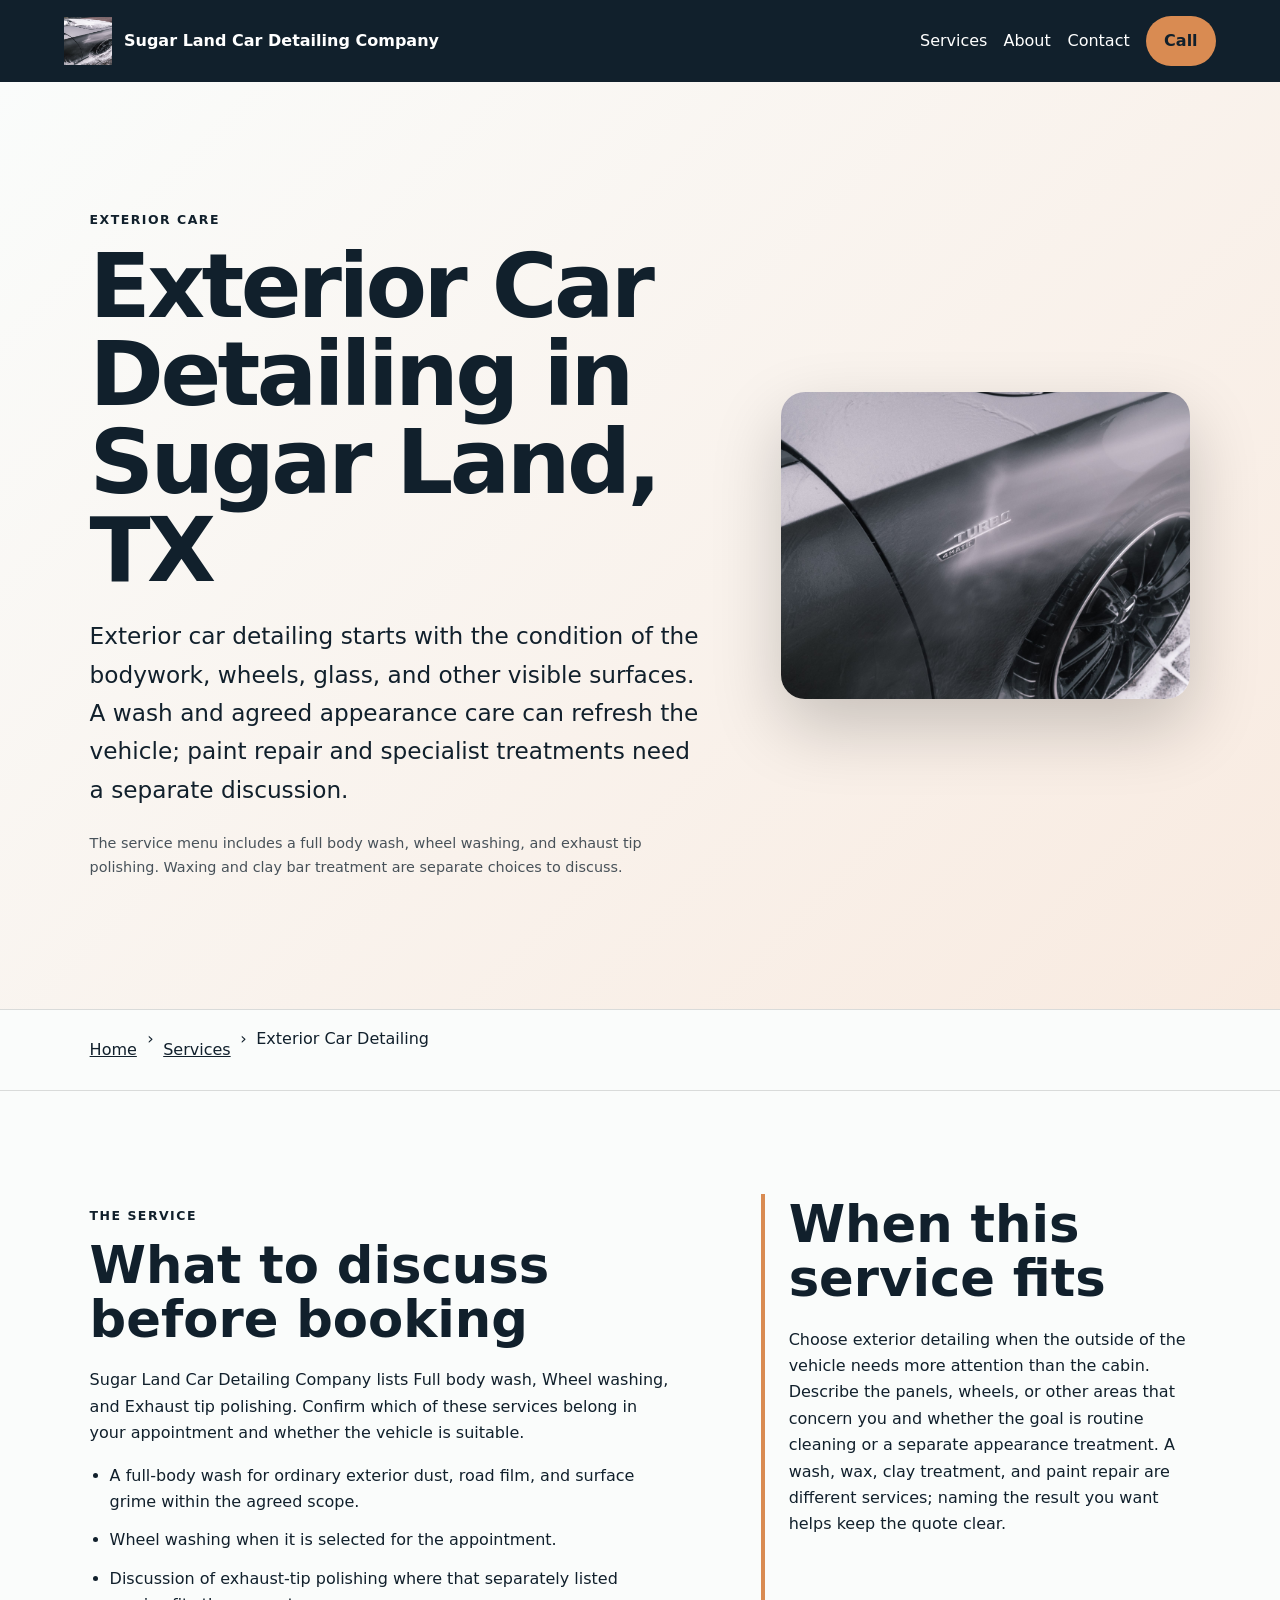
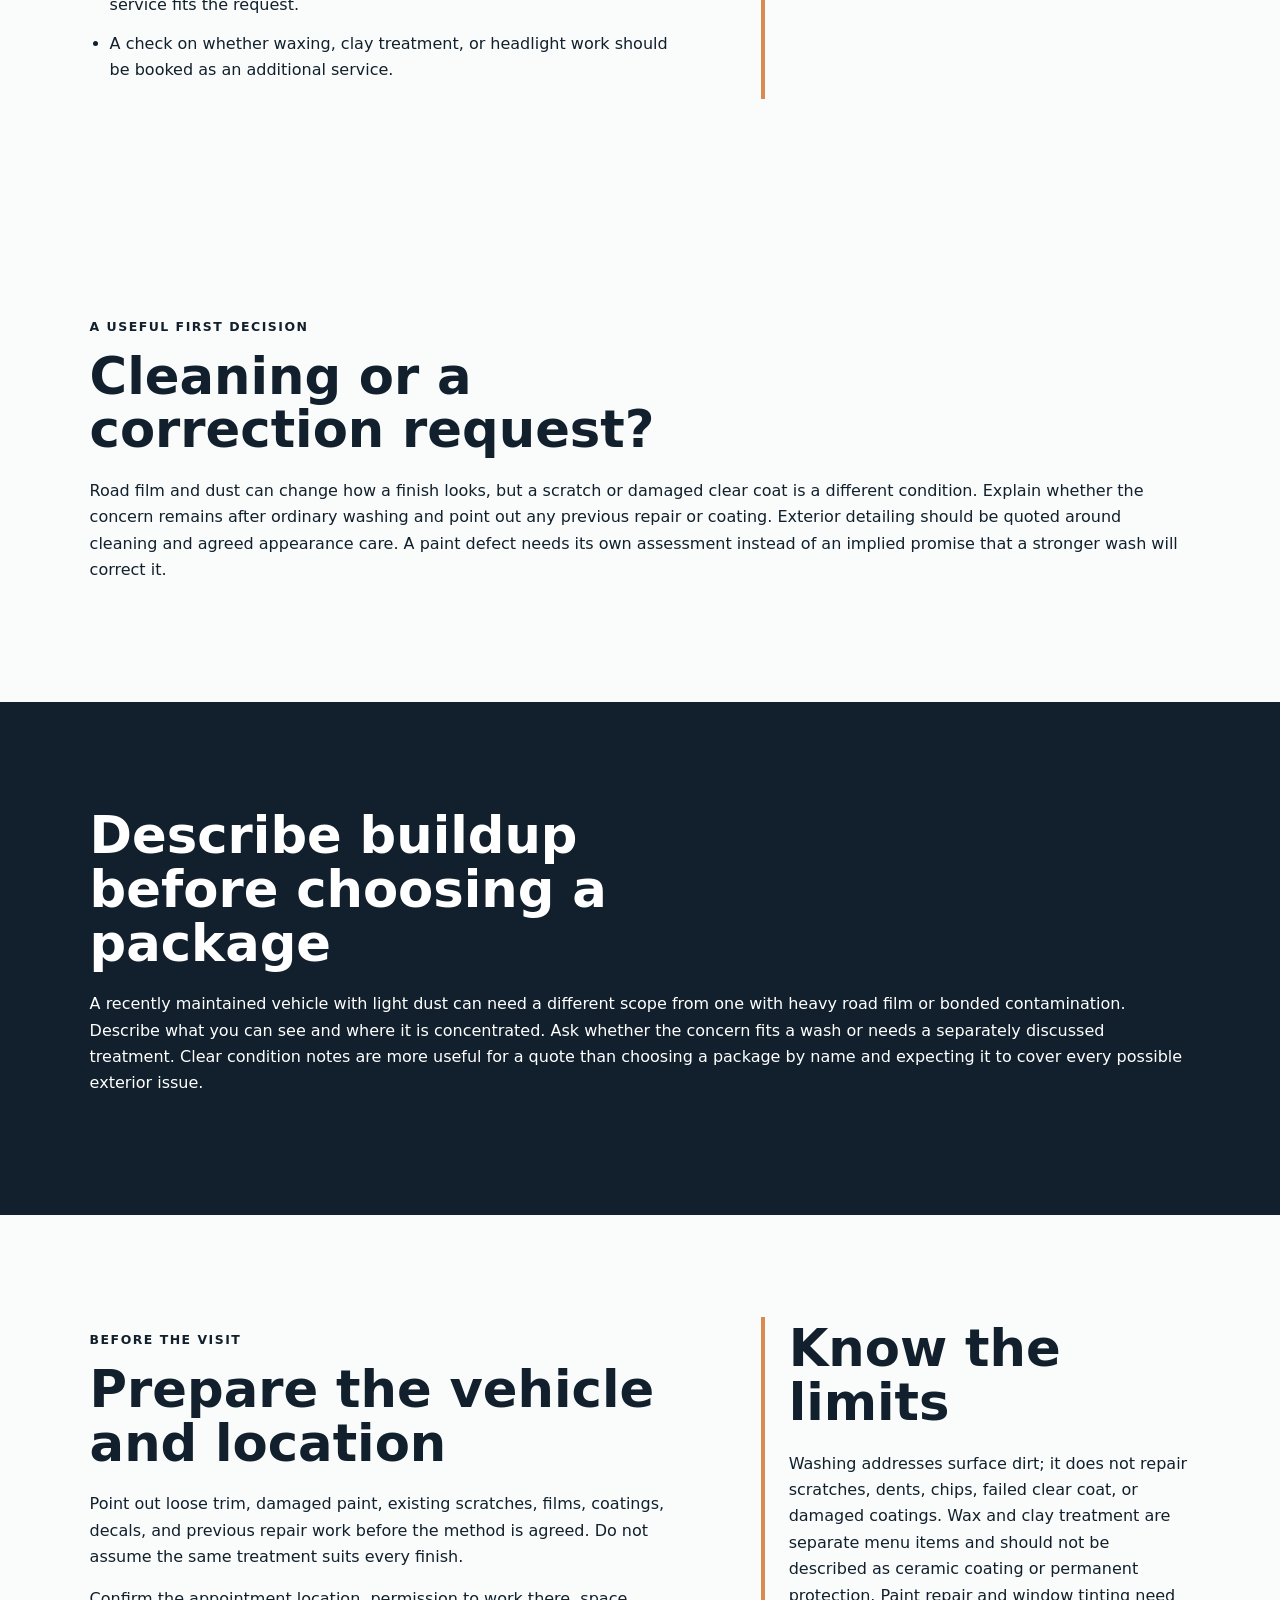
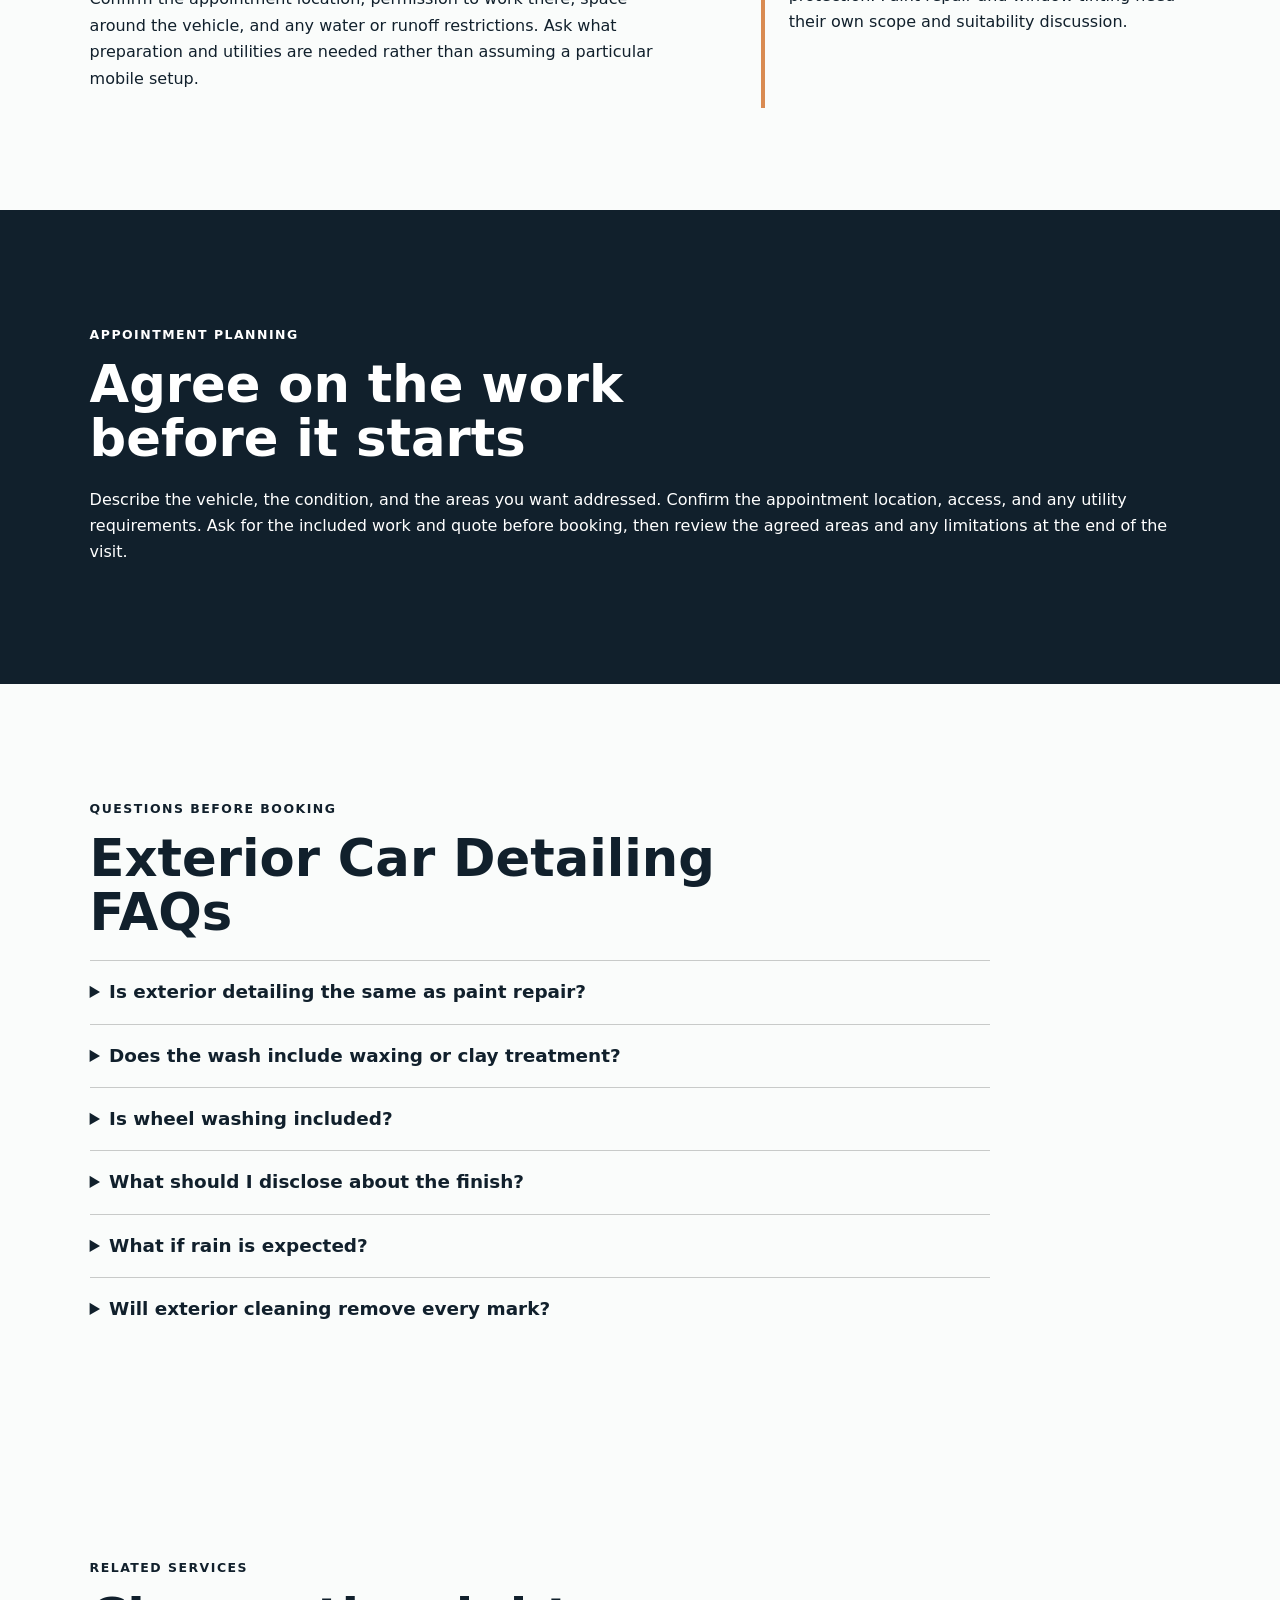
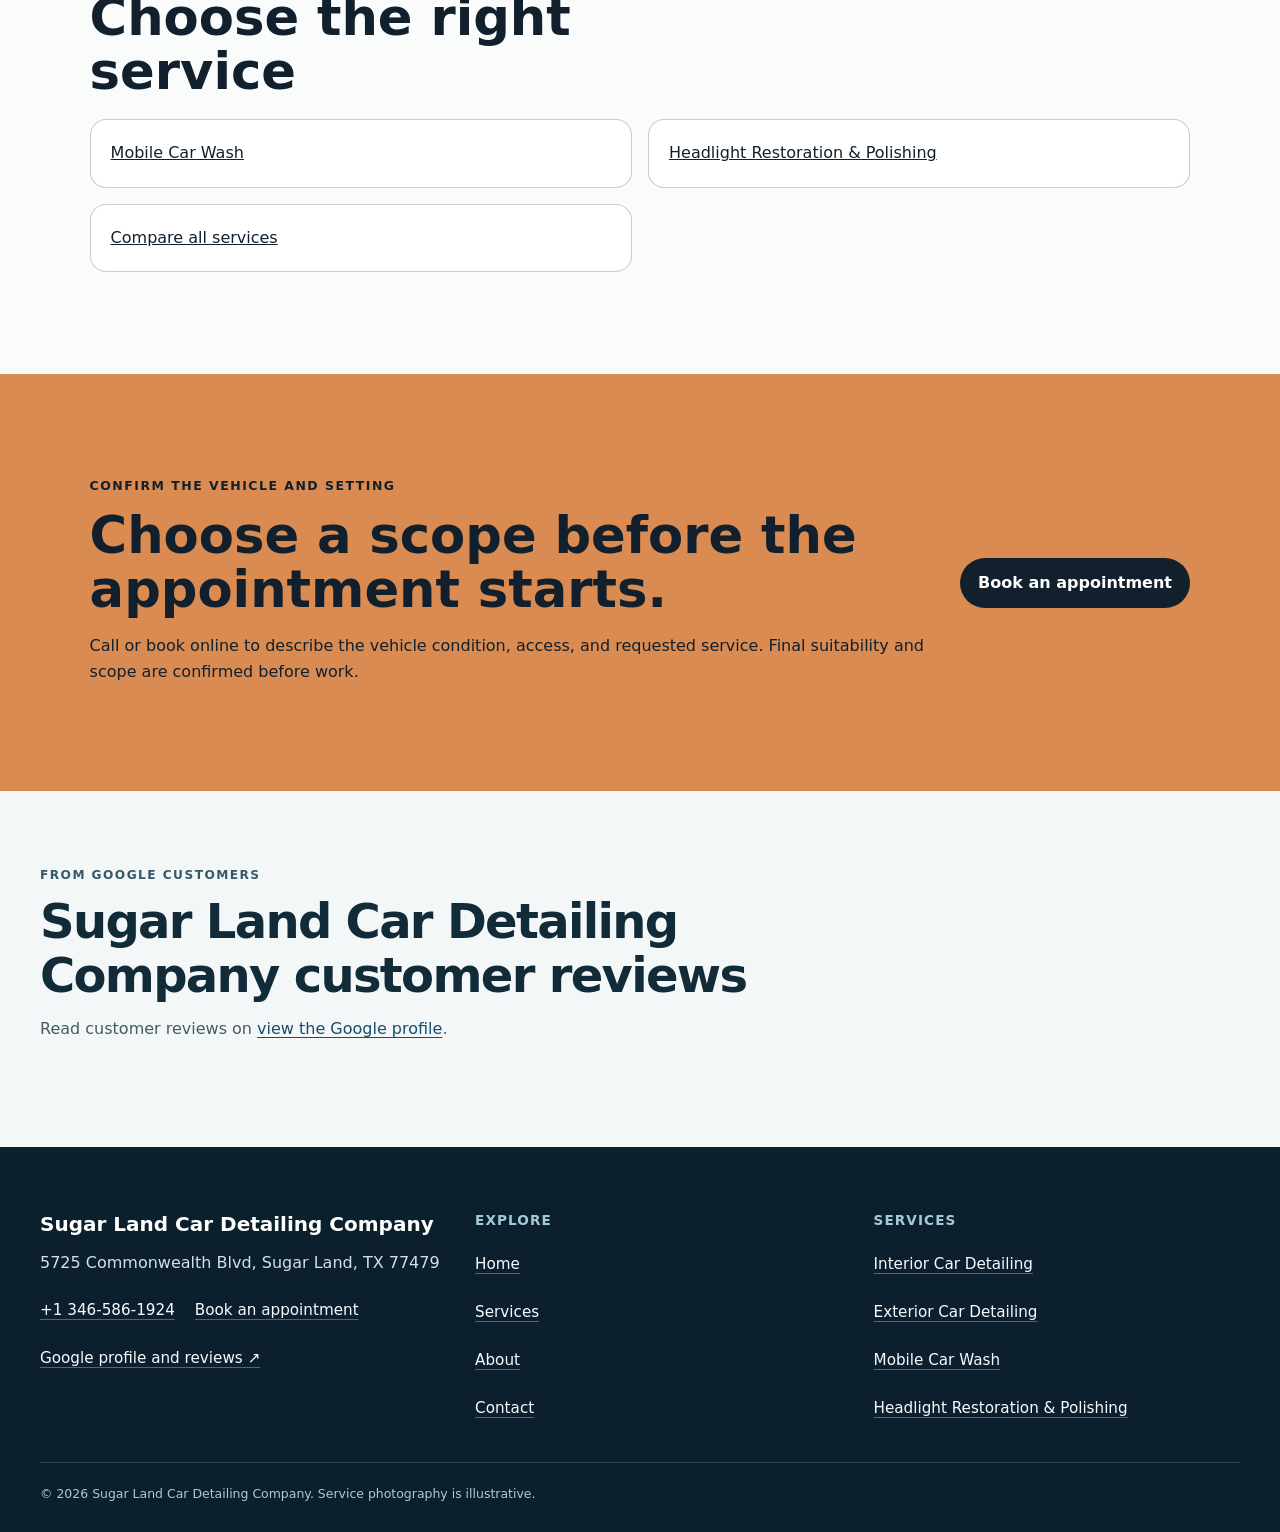
<file: services/exterior-car-detailing/index.html>
<!doctype html>
<html lang="en"><head>
  <meta charset="utf-8"><meta name="viewport" content="width=device-width,initial-scale=1">
  <title>Exterior Car Detailing in Sugar Land, TX | Sugar Land Car Detailing Company</title>
  <meta name="description" content="Plan exterior car detailing with Sugar Land Car Detailing Company in Sugar Land: documented scope, vehicle preparation, access checks, and limitations.">
  <meta name="robots" content="index, follow, max-image-preview:large, max-snippet:-1">
  <link rel="canonical" href="https://sugarlandcardetailingcompany.shop/services/exterior-car-detailing/">
  <meta property="og:type" content="website"><meta property="og:title" content="Exterior Car Detailing in Sugar Land, TX | Sugar Land Car Detailing Company">
  <meta property="og:description" content="Plan exterior car detailing with Sugar Land Car Detailing Company in Sugar Land: documented scope, vehicle preparation, access checks, and limitations."><meta property="og:url" content="https://sugarlandcardetailingcompany.shop/services/exterior-car-detailing/">
  <meta property="og:image" content="https://sugarlandcardetailingcompany.shop/assets/hero-route.jpg"><meta name="twitter:card" content="summary_large_image">
  <link rel="icon" href="/assets/favicon.svg"><link rel="stylesheet" href="/seo-pages.css"><script type="application/ld+json">{
  "@context": "https://schema.org",
  "@graph": [
    {
      "@type": "BreadcrumbList",
      "@id": "https://sugarlandcardetailingcompany.shop/services/exterior-car-detailing/#breadcrumb",
      "itemListElement": [
        {
          "@type": "ListItem",
          "position": 1,
          "name": "Home",
          "item": "https://sugarlandcardetailingcompany.shop/"
        },
        {
          "@type": "ListItem",
          "position": 2,
          "name": "Services",
          "item": "https://sugarlandcardetailingcompany.shop/services/"
        },
        {
          "@type": "ListItem",
          "position": 3,
          "name": "Exterior Car Detailing",
          "item": "https://sugarlandcardetailingcompany.shop/services/exterior-car-detailing/"
        }
      ]
    },
    {
      "@type": "WebPage",
      "@id": "https://sugarlandcardetailingcompany.shop/services/exterior-car-detailing/#webpage",
      "url": "https://sugarlandcardetailingcompany.shop/services/exterior-car-detailing/",
      "name": "Exterior Car Detailing in Sugar Land, TX | Sugar Land Car Detailing Company",
      "description": "Plan exterior car detailing with Sugar Land Car Detailing Company in Sugar Land: documented scope, vehicle preparation, access checks, and limitations.",
      "breadcrumb": {
        "@id": "https://sugarlandcardetailingcompany.shop/services/exterior-car-detailing/#breadcrumb"
      },
      "isPartOf": {
        "@id": "https://sugarlandcardetailingcompany.shop/#website"
      },
      "about": {
        "@id": "https://sugarlandcardetailingcompany.shop/#business"
      }
    },
    {
      "@type": "Service",
      "@id": "https://sugarlandcardetailingcompany.shop/services/exterior-car-detailing/#service",
      "name": "Exterior Car Detailing",
      "serviceType": "exterior car detailing",
      "url": "https://sugarlandcardetailingcompany.shop/services/exterior-car-detailing/",
      "description": "Exterior car detailing begins with the visible outside surfaces of the vehicle and may combine a full-body wash with wheel washing and other documented appearance-care add-ons.",
      "provider": {
        "@id": "https://sugarlandcardetailingcompany.shop/#business"
      },
      "areaServed": {
        "@type": "City",
        "name": "Sugar Land"
      }
    },
    {
      "@type": "ImageObject",
      "@id": "https://sugarlandcardetailingcompany.shop/services/exterior-car-detailing/#primaryimage",
      "contentUrl": "https://sugarlandcardetailingcompany.shop/assets/hero-route.jpg",
      "caption": "Illustrative detailing artwork for Sugar Land Car Detailing Company",
      "representativeOfPage": true
    }
  ]
}</script>
<link rel="stylesheet" href="/portfolio-components.css">
</head><body style="--pilot-accent:#d98b52;--pilot-dark:#11202c;--pilot-paper:#fafcfb">
<a class="skip-link" href="#content">Skip to content</a>
<header class="pilot-header"><a class="pilot-brand" href="/"><img src="/assets/hero-route.jpg" width="48" height="48" alt=""><span>Sugar Land Car Detailing Company</span></a>
<nav aria-label="Primary navigation"><a href="/services/">Services</a><a href="/about/">About</a><a href="/contact/">Contact</a><a class="pilot-call" href="tel:+13465861924">Call</a></nav></header>
<main id="content"><section class="pilot-hero"><div><p class="eyebrow">Exterior care</p><h1>Exterior Car Detailing in Sugar Land, TX</h1><p class="pilot-answer">Exterior car detailing starts with the condition of the bodywork, wheels, glass, and other visible surfaces. A wash and agreed appearance care can refresh the vehicle; paint repair and specialist treatments need a separate discussion.</p><p class="pilot-proof">The service menu includes a full body wash, wheel washing, and exhaust tip polishing. Waxing and clay bar treatment are separate choices to discuss.</p></div><img alt="Illustrative detailing artwork for Sugar Land Car Detailing Company" fetchpriority="high" height="720" src="/assets/hero-route.jpg" width="960"/></section>
<nav aria-label="Breadcrumb" class="breadcrumbs"><a href="/">Home</a><span>›</span><a href="/services/">Services</a><span>›</span><span>Exterior Car Detailing</span></nav>
<section class="pilot-section pilot-grid"><div><p class="eyebrow">The service</p><h2>What to discuss before booking</h2><p>Sugar Land Car Detailing Company lists Full body wash, Wheel washing, and Exhaust tip polishing. Confirm which of these services belong in your appointment and whether the vehicle is suitable.</p><ul class="checklist"><li>A full-body wash for ordinary exterior dust, road film, and surface grime within the agreed scope.</li><li>Wheel washing when it is selected for the appointment.</li><li>Discussion of exhaust-tip polishing where that separately listed service fits the request.</li><li>A check on whether waxing, clay treatment, or headlight work should be booked as an additional service.</li></ul></div><aside><h2>When this service fits</h2><p>Choose exterior detailing when the outside of the vehicle needs more attention than the cabin. Describe the panels, wheels, or other areas that concern you and whether the goal is routine cleaning or a separate appearance treatment. A wash, wax, clay treatment, and paint repair are different services; naming the result you want helps keep the quote clear.</p></aside></section>
<section class="pilot-section"><p class="eyebrow">A useful first decision</p><h2>Cleaning or a correction request?</h2><p>Road film and dust can change how a finish looks, but a scratch or damaged clear coat is a different condition. Explain whether the concern remains after ordinary washing and point out any previous repair or coating. Exterior detailing should be quoted around cleaning and agreed appearance care. A paint defect needs its own assessment instead of an implied promise that a stronger wash will correct it.</p></section><section class="pilot-section tone"><h2>Describe buildup before choosing a package</h2><p>A recently maintained vehicle with light dust can need a different scope from one with heavy road film or bonded contamination. Describe what you can see and where it is concentrated. Ask whether the concern fits a wash or needs a separately discussed treatment. Clear condition notes are more useful for a quote than choosing a package by name and expecting it to cover every possible exterior issue.</p></section>
<section class="pilot-section pilot-grid"><div><p class="eyebrow">Before the visit</p><h2>Prepare the vehicle and location</h2><p>Point out loose trim, damaged paint, existing scratches, films, coatings, decals, and previous repair work before the method is agreed. Do not assume the same treatment suits every finish.</p><p>Confirm the appointment location, permission to work there, space around the vehicle, and any water or runoff restrictions. Ask what preparation and utilities are needed rather than assuming a particular mobile setup.</p></div><aside><h2>Know the limits</h2><p>Washing addresses surface dirt; it does not repair scratches, dents, chips, failed clear coat, or damaged coatings. Wax and clay treatment are separate menu items and should not be described as ceramic coating or permanent protection. Paint repair and window tinting need their own scope and suitability discussion.</p></aside></section>
<section class="pilot-section tone"><p class="eyebrow">Appointment planning</p><h2>Agree on the work before it starts</h2><p>Describe the vehicle, the condition, and the areas you want addressed. Confirm the appointment location, access, and any utility requirements. Ask for the included work and quote before booking, then review the agreed areas and any limitations at the end of the visit.</p></section>
<section class="pilot-section"><p class="eyebrow">Questions before booking</p><h2>Exterior Car Detailing FAQs</h2><div class="faq-list"><details><summary>Is exterior detailing the same as paint repair?</summary><p>No. Cleaning addresses surface dirt and the agreed appearance care. Scratches, chips, dents, and damaged paint require a separate assessment; a wash should not be presented as a repair.</p></details><details><summary>Does the wash include waxing or clay treatment?</summary><p>Waxing and clay bar treatment are listed separately. Confirm whether either is included in the quote and whether it is suitable for the vehicle before the appointment.</p></details><details><summary>Is wheel washing included?</summary><p>Wheel washing is on the menu, but the included areas depend on the appointment you book. Ask for it explicitly if wheels are a priority.</p></details><details><summary>What should I disclose about the finish?</summary><p>Mention known coatings, wraps, films, decals, loose trim, paint damage, and previous repair. Share any care instructions so suitability can be discussed before a method is chosen.</p></details><details><summary>What if rain is expected?</summary><p>Discuss the location and weather before the visit. Conditions may require a different time or suitable setting; confirm the plan directly instead of assuming every location works in every forecast.</p></details><details><summary>Will exterior cleaning remove every mark?</summary><p>No. Some marks are bonded contamination, staining, or damage rather than loose soil. Describe persistent marks before booking so the likely scope and limitations can be assessed.</p></details></div></section>
<section class="pilot-section related"><p class="eyebrow">Related services</p><h2>Choose the right service</h2><div class="related-links"><a href="/services/mobile-car-wash/">Mobile Car Wash</a><a href="/services/headlight-restoration/">Headlight Restoration &amp; Polishing</a><a href="/services/">Compare all services</a></div></section>
<section class="pilot-cta"><div><p class="eyebrow">Confirm the vehicle and setting</p><h2>Choose a scope before the appointment starts.</h2><p>Call or book online to describe the vehicle condition, access, and requested service. Final suitability and scope are confirmed before work.</p></div><a class="pilot-button" href="/scheduling">Book an appointment</a></section>
<!-- PORTFOLIO-REVIEWS:START --><section class="portfolio-reviews" aria-labelledby="portfolio-reviews-title"><div class="portfolio-reviews__heading"><div><p class="portfolio-reviews__kicker">From Google customers</p><h2 id="portfolio-reviews-title">Sugar Land Car Detailing Company customer reviews</h2><p class="portfolio-reviews__intro">Read customer reviews on <a href="https://www.google.com/maps?cid=11094531997838207103" target="_blank" rel="noopener noreferrer">view the Google profile</a>.</p></div></div></section><!-- PORTFOLIO-REVIEWS:END -->
</main><footer class="portfolio-footer"><div class="portfolio-footer__grid"><div><strong class="portfolio-footer__name">Sugar Land Car Detailing Company</strong><address>5725 Commonwealth Blvd, Sugar Land, TX 77479</address><div class="portfolio-footer__contact"><a href="tel:+13465861924">+1 346-586-1924</a><a href="/scheduling">Book an appointment</a></div><a href="https://www.google.com/maps?cid=11094531997838207103" target="_blank" rel="noopener noreferrer">Google profile and reviews ↗</a></div><div><h2>Explore</h2><nav aria-label="Footer navigation"><a href="/">Home</a><a href="/services/">Services</a><a href="/about/">About</a><a href="/contact/">Contact</a></nav></div><div><h2>Services</h2><nav aria-label="Service pages"><a href="/services/interior-car-detailing/">Interior Car Detailing</a><a href="/services/exterior-car-detailing/">Exterior Car Detailing</a><a href="/services/mobile-car-wash/">Mobile Car Wash</a><a href="/services/headlight-restoration/">Headlight Restoration &amp; Polishing</a></nav></div></div><p class="portfolio-footer__bottom">© <span id="year">2026</span> Sugar Land Car Detailing Company. Service photography is illustrative.</p></footer>
<script src="/portfolio-components.js" defer></script>
</body></html>
</file>
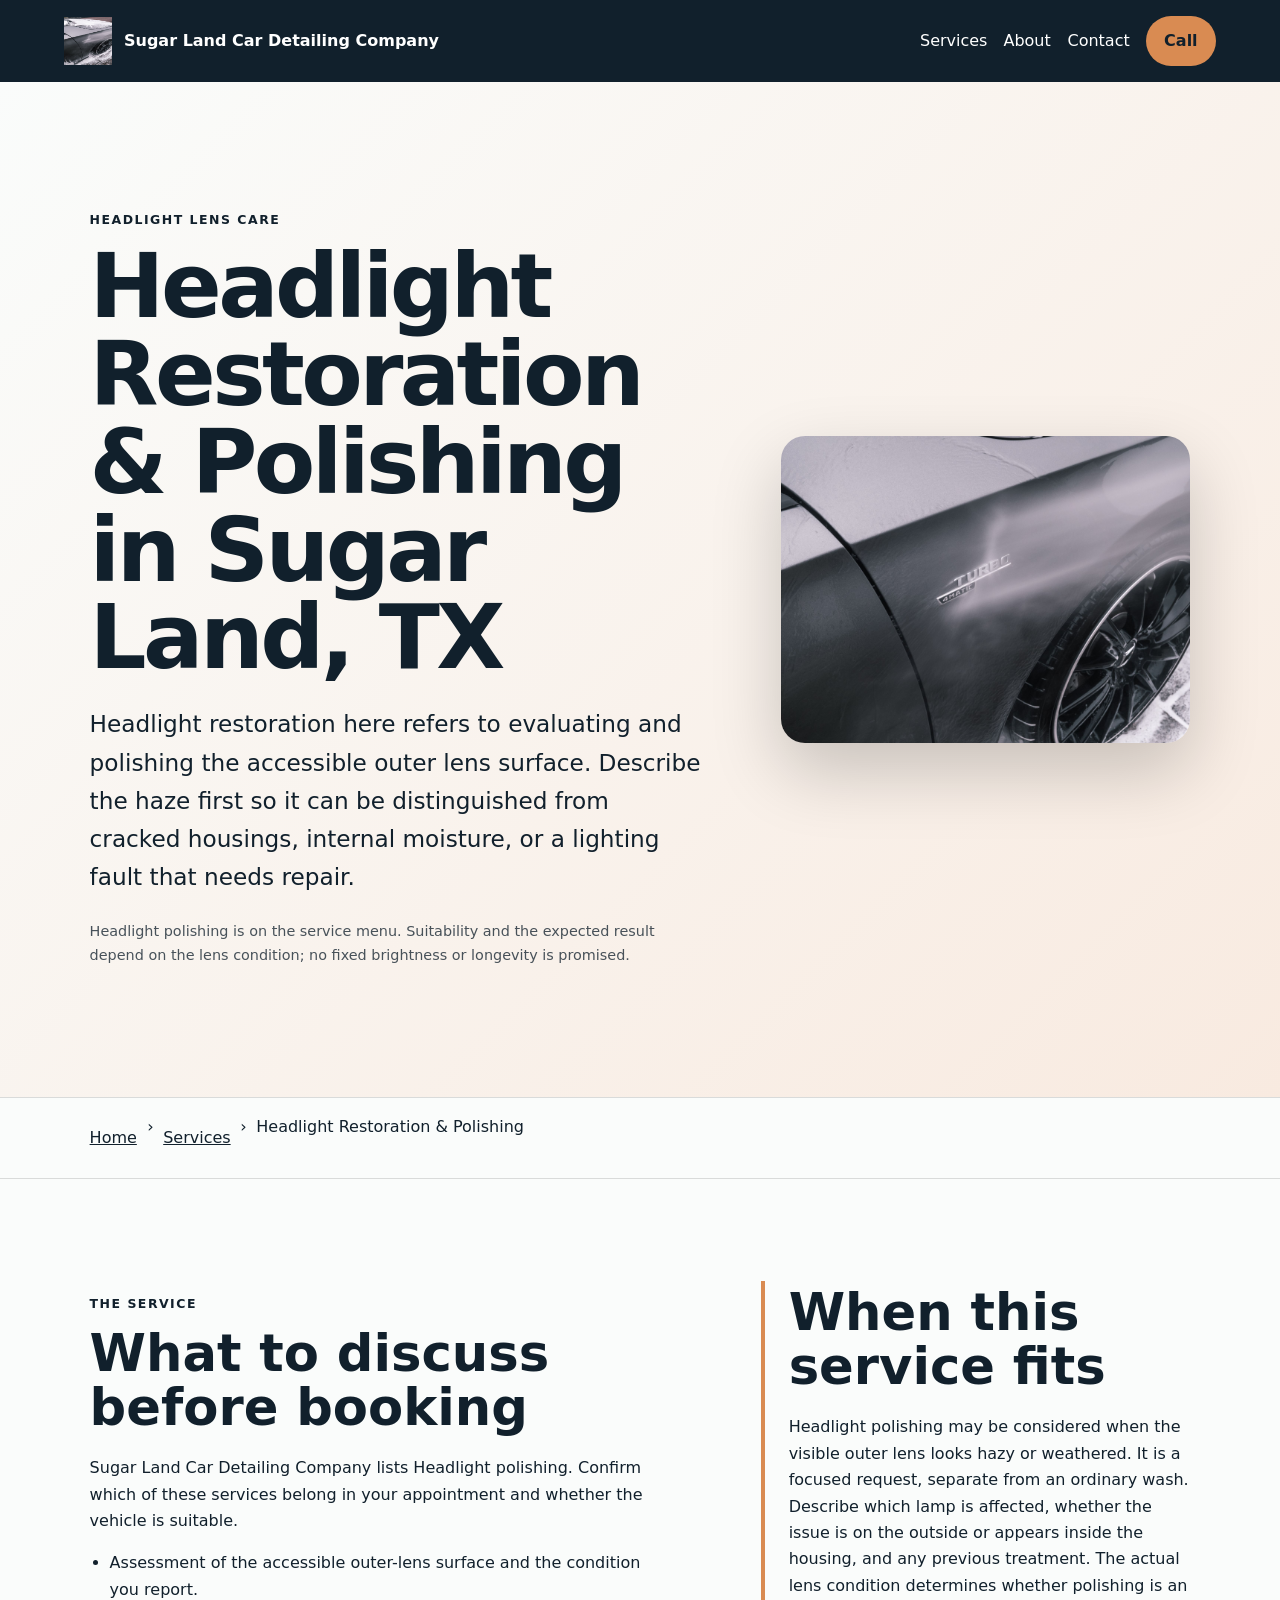
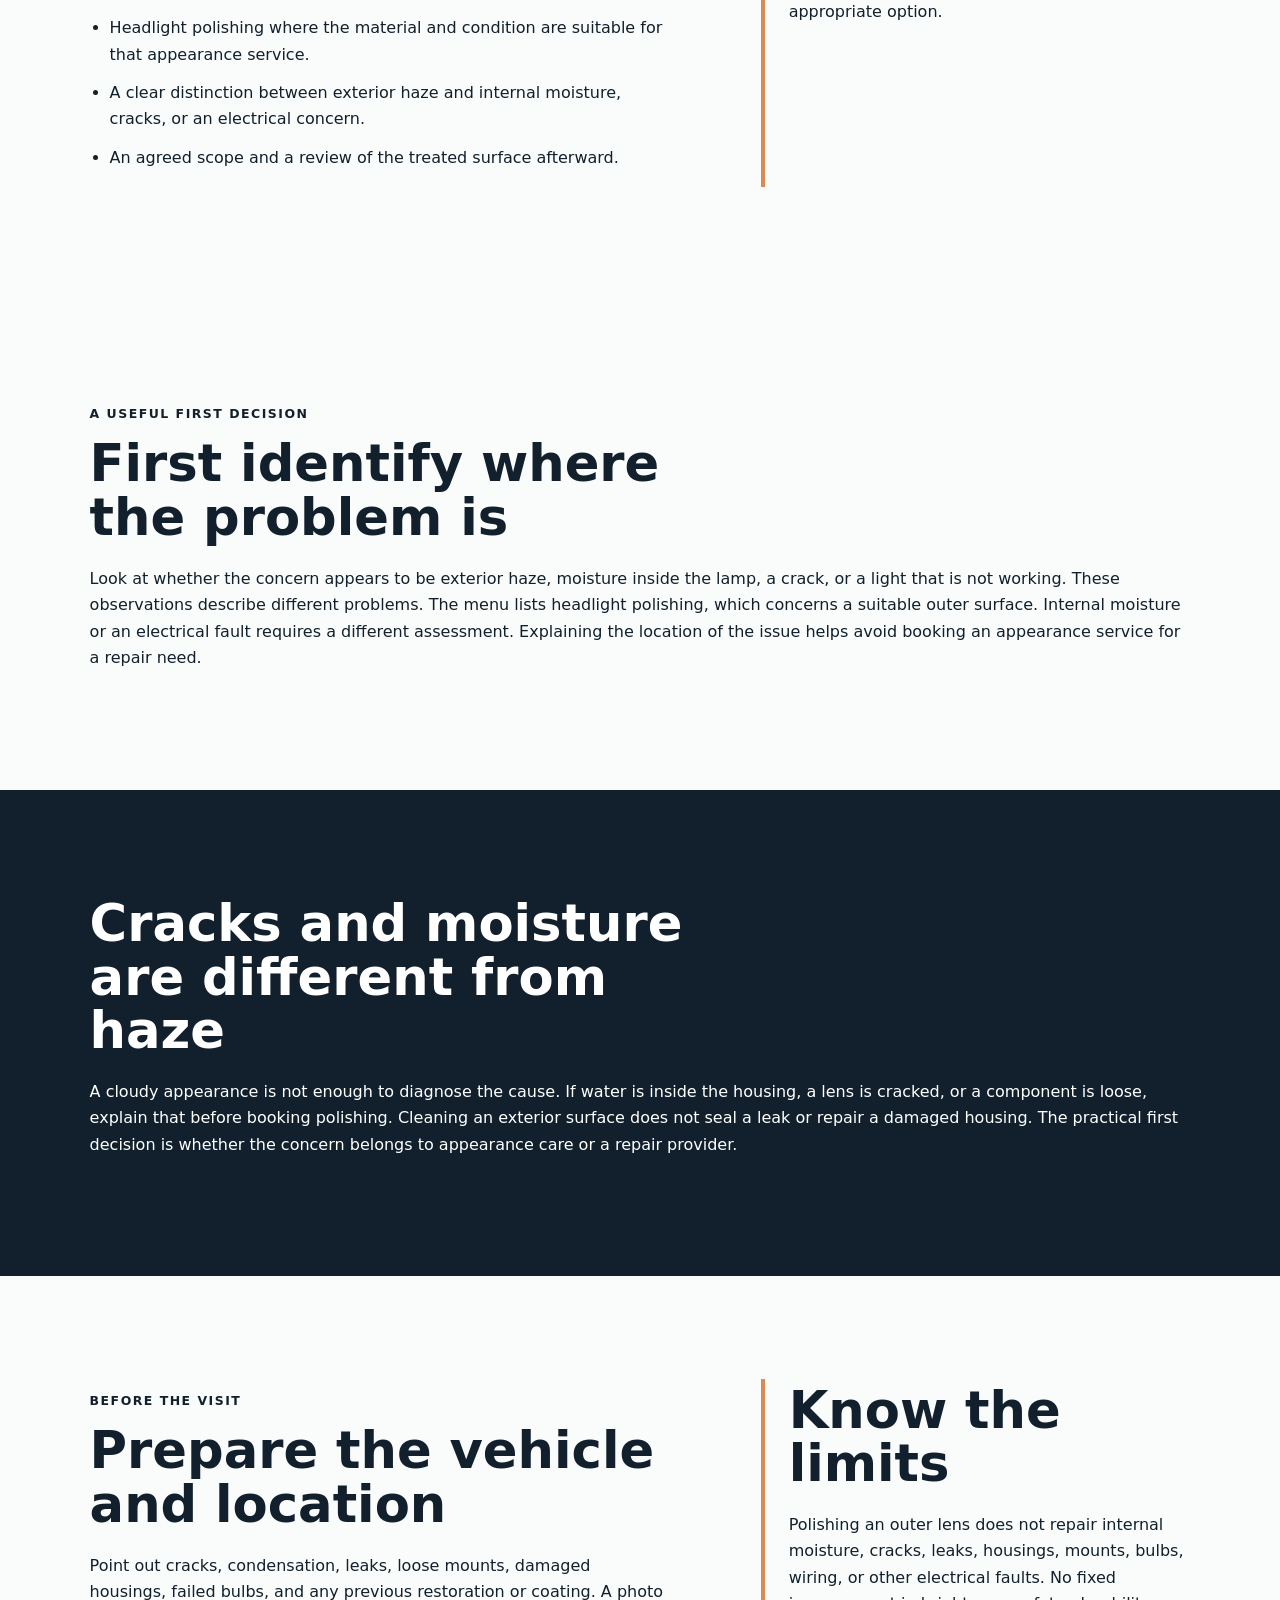
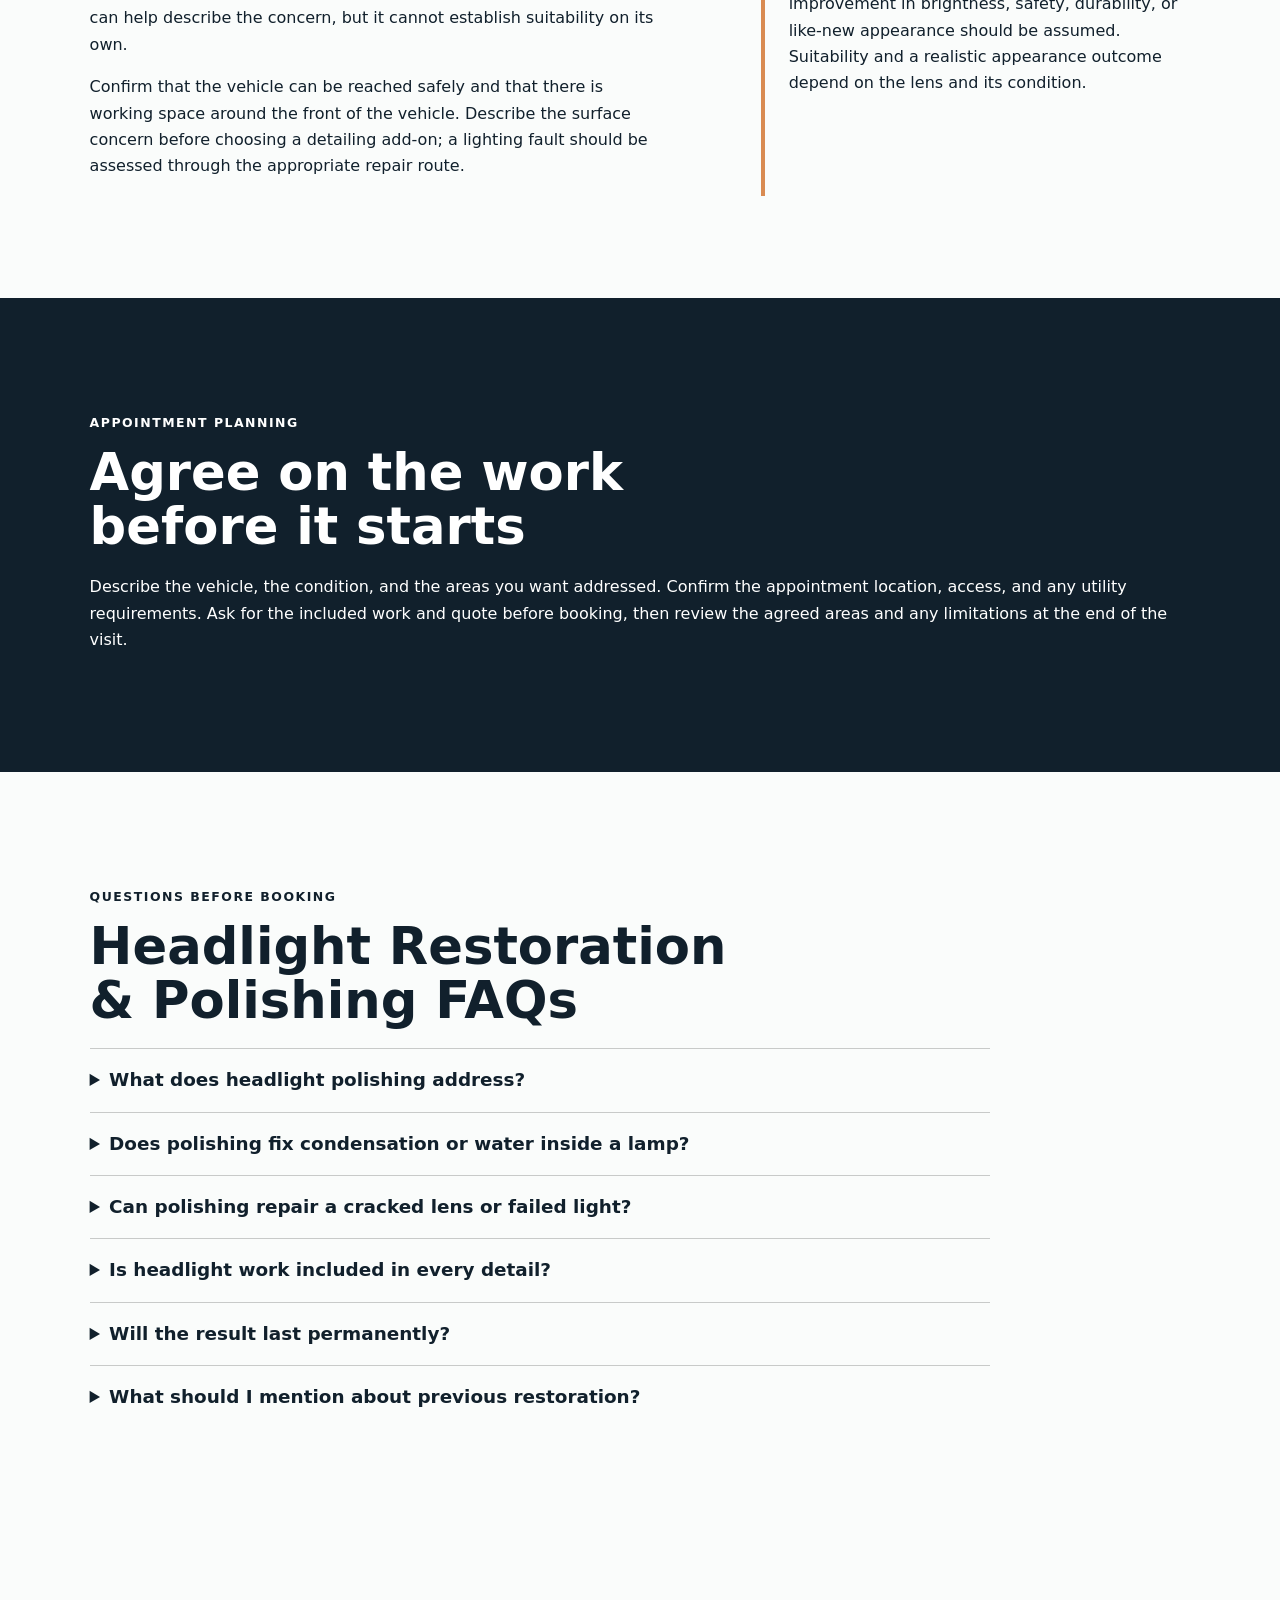
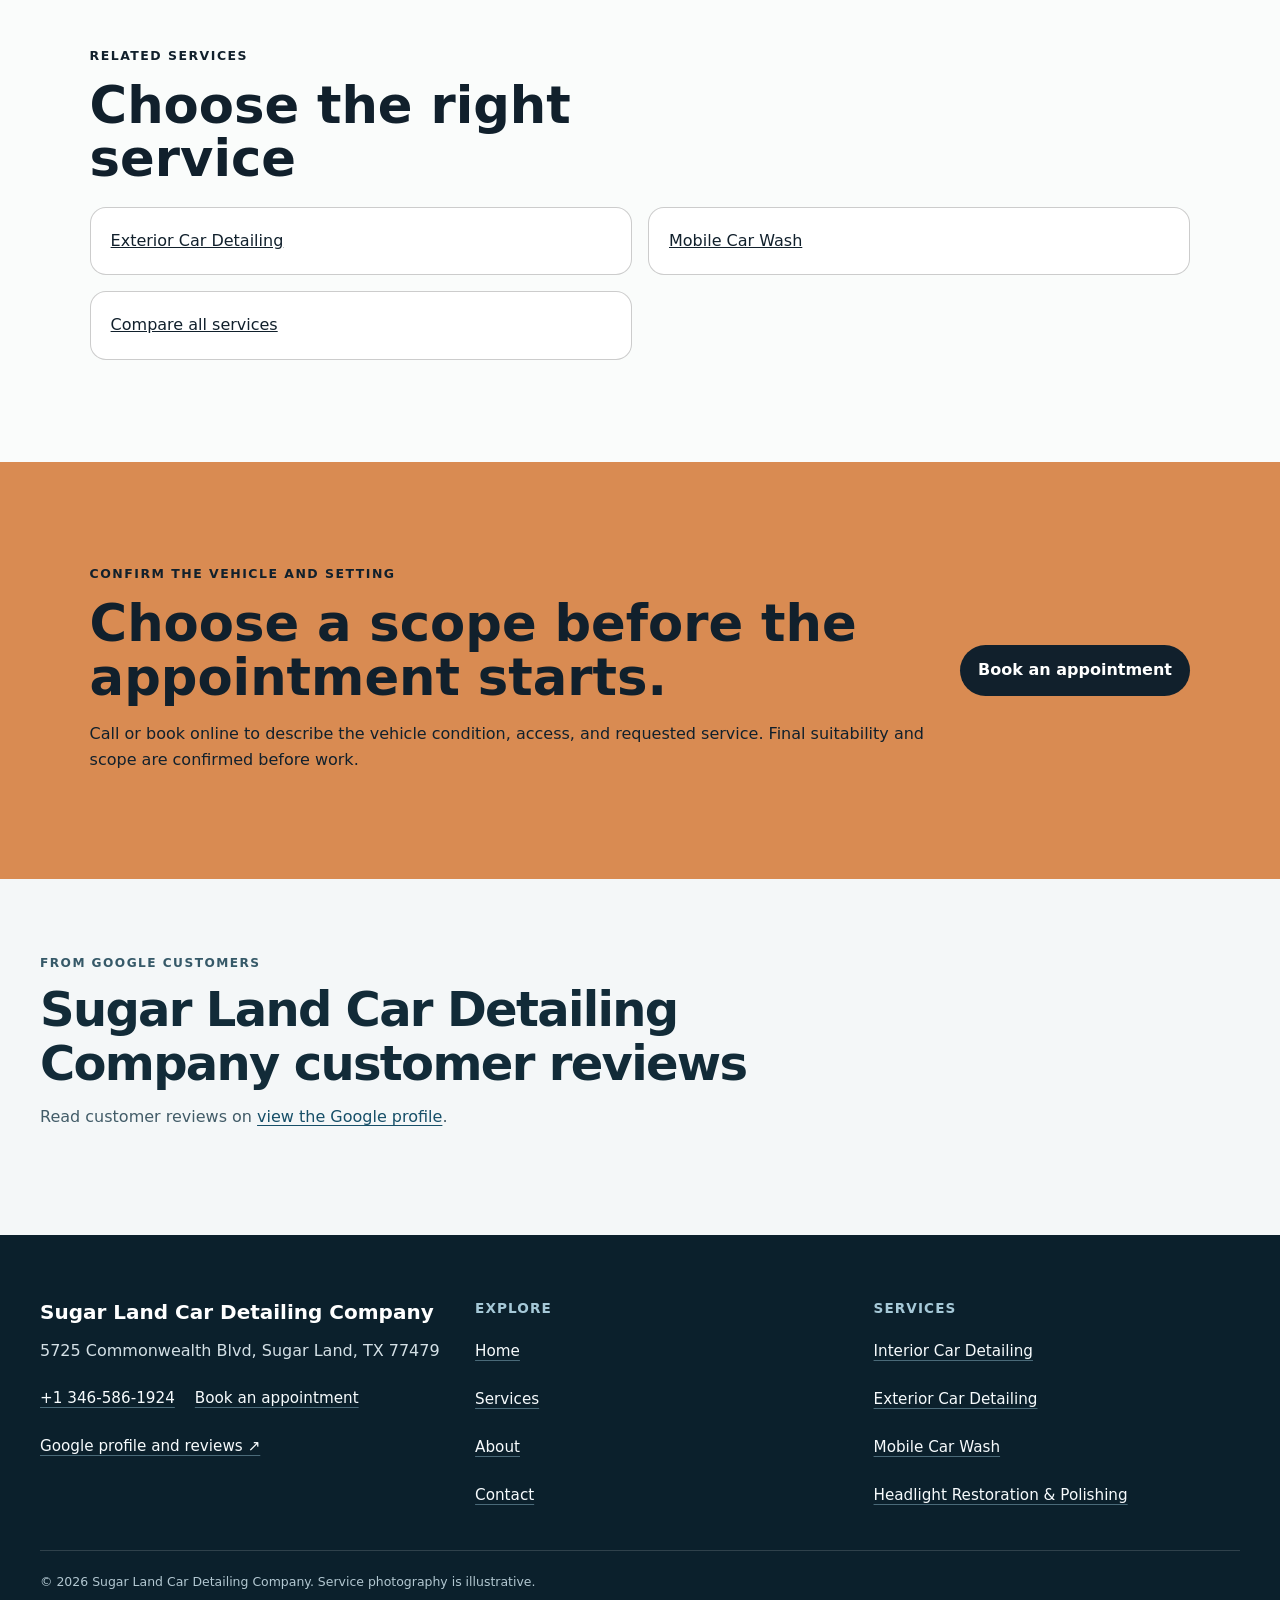
<file: services/headlight-restoration/index.html>
<!doctype html>
<html lang="en"><head>
  <meta charset="utf-8"><meta name="viewport" content="width=device-width,initial-scale=1">
  <title>Headlight Restoration &amp; Polishing in Sugar Land, TX | Sugar Land Car Detailing Company</title>
  <meta name="description" content="Plan headlight restoration and polishing with Sugar Land Car Detailing Company in Sugar Land: documented scope, vehicle preparation, access checks, and limitations.">
  <meta name="robots" content="index, follow, max-image-preview:large, max-snippet:-1">
  <link rel="canonical" href="https://sugarlandcardetailingcompany.shop/services/headlight-restoration/">
  <meta property="og:type" content="website"><meta property="og:title" content="Headlight Restoration &amp; Polishing in Sugar Land, TX | Sugar Land Car Detailing Company">
  <meta property="og:description" content="Plan headlight restoration and polishing with Sugar Land Car Detailing Company in Sugar Land: documented scope, vehicle preparation, access checks, and limitations."><meta property="og:url" content="https://sugarlandcardetailingcompany.shop/services/headlight-restoration/">
  <meta property="og:image" content="https://sugarlandcardetailingcompany.shop/assets/hero-route.jpg"><meta name="twitter:card" content="summary_large_image">
  <link rel="icon" href="/assets/favicon.svg"><link rel="stylesheet" href="/seo-pages.css"><script type="application/ld+json">{
  "@context": "https://schema.org",
  "@graph": [
    {
      "@type": "BreadcrumbList",
      "@id": "https://sugarlandcardetailingcompany.shop/services/headlight-restoration/#breadcrumb",
      "itemListElement": [
        {
          "@type": "ListItem",
          "position": 1,
          "name": "Home",
          "item": "https://sugarlandcardetailingcompany.shop/"
        },
        {
          "@type": "ListItem",
          "position": 2,
          "name": "Services",
          "item": "https://sugarlandcardetailingcompany.shop/services/"
        },
        {
          "@type": "ListItem",
          "position": 3,
          "name": "Headlight Restoration & Polishing",
          "item": "https://sugarlandcardetailingcompany.shop/services/headlight-restoration/"
        }
      ]
    },
    {
      "@type": "WebPage",
      "@id": "https://sugarlandcardetailingcompany.shop/services/headlight-restoration/#webpage",
      "url": "https://sugarlandcardetailingcompany.shop/services/headlight-restoration/",
      "name": "Headlight Restoration & Polishing in Sugar Land, TX | Sugar Land Car Detailing Company",
      "description": "Plan headlight restoration and polishing with Sugar Land Car Detailing Company in Sugar Land: documented scope, vehicle preparation, access checks, and limitations.",
      "breadcrumb": {
        "@id": "https://sugarlandcardetailingcompany.shop/services/headlight-restoration/#breadcrumb"
      },
      "isPartOf": {
        "@id": "https://sugarlandcardetailingcompany.shop/#website"
      },
      "about": {
        "@id": "https://sugarlandcardetailingcompany.shop/#business"
      }
    },
    {
      "@type": "Service",
      "@id": "https://sugarlandcardetailingcompany.shop/services/headlight-restoration/#service",
      "name": "Headlight Restoration & Polishing",
      "serviceType": "headlight restoration and polishing",
      "url": "https://sugarlandcardetailingcompany.shop/services/headlight-restoration/",
      "description": "Headlight polishing is a focused appearance service for suitable exterior lens surfaces; it is assessed separately from a full wash or complete detail.",
      "provider": {
        "@id": "https://sugarlandcardetailingcompany.shop/#business"
      },
      "areaServed": {
        "@type": "City",
        "name": "Sugar Land"
      }
    },
    {
      "@type": "ImageObject",
      "@id": "https://sugarlandcardetailingcompany.shop/services/headlight-restoration/#primaryimage",
      "contentUrl": "https://sugarlandcardetailingcompany.shop/assets/hero-route.jpg",
      "caption": "Illustrative detailing artwork for Sugar Land Car Detailing Company",
      "representativeOfPage": true
    }
  ]
}</script>
<link rel="stylesheet" href="/portfolio-components.css">
</head><body style="--pilot-accent:#d98b52;--pilot-dark:#11202c;--pilot-paper:#fafcfb">
<a class="skip-link" href="#content">Skip to content</a>
<header class="pilot-header"><a class="pilot-brand" href="/"><img src="/assets/hero-route.jpg" width="48" height="48" alt=""><span>Sugar Land Car Detailing Company</span></a>
<nav aria-label="Primary navigation"><a href="/services/">Services</a><a href="/about/">About</a><a href="/contact/">Contact</a><a class="pilot-call" href="tel:+13465861924">Call</a></nav></header>
<main id="content"><section class="pilot-hero"><div><p class="eyebrow">Headlight lens care</p><h1>Headlight Restoration &amp; Polishing in Sugar Land, TX</h1><p class="pilot-answer">Headlight restoration here refers to evaluating and polishing the accessible outer lens surface. Describe the haze first so it can be distinguished from cracked housings, internal moisture, or a lighting fault that needs repair.</p><p class="pilot-proof">Headlight polishing is on the service menu. Suitability and the expected result depend on the lens condition; no fixed brightness or longevity is promised.</p></div><img alt="Illustrative detailing artwork for Sugar Land Car Detailing Company" fetchpriority="high" height="720" src="/assets/hero-route.jpg" width="960"/></section>
<nav aria-label="Breadcrumb" class="breadcrumbs"><a href="/">Home</a><span>›</span><a href="/services/">Services</a><span>›</span><span>Headlight Restoration &amp; Polishing</span></nav>
<section class="pilot-section pilot-grid"><div><p class="eyebrow">The service</p><h2>What to discuss before booking</h2><p>Sugar Land Car Detailing Company lists Headlight polishing. Confirm which of these services belong in your appointment and whether the vehicle is suitable.</p><ul class="checklist"><li>Assessment of the accessible outer-lens surface and the condition you report.</li><li>Headlight polishing where the material and condition are suitable for that appearance service.</li><li>A clear distinction between exterior haze and internal moisture, cracks, or an electrical concern.</li><li>An agreed scope and a review of the treated surface afterward.</li></ul></div><aside><h2>When this service fits</h2><p>Headlight polishing may be considered when the visible outer lens looks hazy or weathered. It is a focused request, separate from an ordinary wash. Describe which lamp is affected, whether the issue is on the outside or appears inside the housing, and any previous treatment. The actual lens condition determines whether polishing is an appropriate option.</p></aside></section>
<section class="pilot-section"><p class="eyebrow">A useful first decision</p><h2>First identify where the problem is</h2><p>Look at whether the concern appears to be exterior haze, moisture inside the lamp, a crack, or a light that is not working. These observations describe different problems. The menu lists headlight polishing, which concerns a suitable outer surface. Internal moisture or an electrical fault requires a different assessment. Explaining the location of the issue helps avoid booking an appearance service for a repair need.</p></section><section class="pilot-section tone"><h2>Cracks and moisture are different from haze</h2><p>A cloudy appearance is not enough to diagnose the cause. If water is inside the housing, a lens is cracked, or a component is loose, explain that before booking polishing. Cleaning an exterior surface does not seal a leak or repair a damaged housing. The practical first decision is whether the concern belongs to appearance care or a repair provider.</p></section>
<section class="pilot-section pilot-grid"><div><p class="eyebrow">Before the visit</p><h2>Prepare the vehicle and location</h2><p>Point out cracks, condensation, leaks, loose mounts, damaged housings, failed bulbs, and any previous restoration or coating. A photo can help describe the concern, but it cannot establish suitability on its own.</p><p>Confirm that the vehicle can be reached safely and that there is working space around the front of the vehicle. Describe the surface concern before choosing a detailing add-on; a lighting fault should be assessed through the appropriate repair route.</p></div><aside><h2>Know the limits</h2><p>Polishing an outer lens does not repair internal moisture, cracks, leaks, housings, mounts, bulbs, wiring, or other electrical faults. No fixed improvement in brightness, safety, durability, or like-new appearance should be assumed. Suitability and a realistic appearance outcome depend on the lens and its condition.</p></aside></section>
<section class="pilot-section tone"><p class="eyebrow">Appointment planning</p><h2>Agree on the work before it starts</h2><p>Describe the vehicle, the condition, and the areas you want addressed. Confirm the appointment location, access, and any utility requirements. Ask for the included work and quote before booking, then review the agreed areas and any limitations at the end of the visit.</p></section>
<section class="pilot-section"><p class="eyebrow">Questions before booking</p><h2>Headlight Restoration &amp; Polishing FAQs</h2><div class="faq-list"><details><summary>What does headlight polishing address?</summary><p>It is an appearance service for suitable outer-lens surfaces. Exterior haze can be assessed for polishing, but the actual material and condition must be reviewed before work is agreed.</p></details><details><summary>Does polishing fix condensation or water inside a lamp?</summary><p>No. An exterior polish does not fix internal moisture, a leak, or a damaged housing. Describe those signs before booking so a different repair need is not mistaken for surface haze.</p></details><details><summary>Can polishing repair a cracked lens or failed light?</summary><p>No. Cracks, loose mounts, failed bulbs, wiring faults, and similar damage are different repair paths. Headlight polishing should not be represented as a substitute.</p></details><details><summary>Is headlight work included in every detail?</summary><p>No. It is separately listed on the menu. Confirm whether it is part of your quote and whether one or both lenses are being considered.</p></details><details><summary>Will the result last permanently?</summary><p>No fixed lifetime should be assumed. Lens condition, prior treatment, and the agreed work affect expectations. Ask about the intended result and any aftercare without relying on a permanence guarantee.</p></details><details><summary>What should I mention about previous restoration?</summary><p>Share any known polishing, coating, film, tint, impact, or repair around the lamp. That history helps with the suitability discussion.</p></details></div></section>
<section class="pilot-section related"><p class="eyebrow">Related services</p><h2>Choose the right service</h2><div class="related-links"><a href="/services/exterior-car-detailing/">Exterior Car Detailing</a><a href="/services/mobile-car-wash/">Mobile Car Wash</a><a href="/services/">Compare all services</a></div></section>
<section class="pilot-cta"><div><p class="eyebrow">Confirm the vehicle and setting</p><h2>Choose a scope before the appointment starts.</h2><p>Call or book online to describe the vehicle condition, access, and requested service. Final suitability and scope are confirmed before work.</p></div><a class="pilot-button" href="/scheduling">Book an appointment</a></section>
<!-- PORTFOLIO-REVIEWS:START --><section class="portfolio-reviews" aria-labelledby="portfolio-reviews-title"><div class="portfolio-reviews__heading"><div><p class="portfolio-reviews__kicker">From Google customers</p><h2 id="portfolio-reviews-title">Sugar Land Car Detailing Company customer reviews</h2><p class="portfolio-reviews__intro">Read customer reviews on <a href="https://www.google.com/maps?cid=11094531997838207103" target="_blank" rel="noopener noreferrer">view the Google profile</a>.</p></div></div></section><!-- PORTFOLIO-REVIEWS:END -->
</main><footer class="portfolio-footer"><div class="portfolio-footer__grid"><div><strong class="portfolio-footer__name">Sugar Land Car Detailing Company</strong><address>5725 Commonwealth Blvd, Sugar Land, TX 77479</address><div class="portfolio-footer__contact"><a href="tel:+13465861924">+1 346-586-1924</a><a href="/scheduling">Book an appointment</a></div><a href="https://www.google.com/maps?cid=11094531997838207103" target="_blank" rel="noopener noreferrer">Google profile and reviews ↗</a></div><div><h2>Explore</h2><nav aria-label="Footer navigation"><a href="/">Home</a><a href="/services/">Services</a><a href="/about/">About</a><a href="/contact/">Contact</a></nav></div><div><h2>Services</h2><nav aria-label="Service pages"><a href="/services/interior-car-detailing/">Interior Car Detailing</a><a href="/services/exterior-car-detailing/">Exterior Car Detailing</a><a href="/services/mobile-car-wash/">Mobile Car Wash</a><a href="/services/headlight-restoration/">Headlight Restoration &amp; Polishing</a></nav></div></div><p class="portfolio-footer__bottom">© <span id="year">2026</span> Sugar Land Car Detailing Company. Service photography is illustrative.</p></footer>
<script src="/portfolio-components.js" defer></script>
</body></html>
</file>
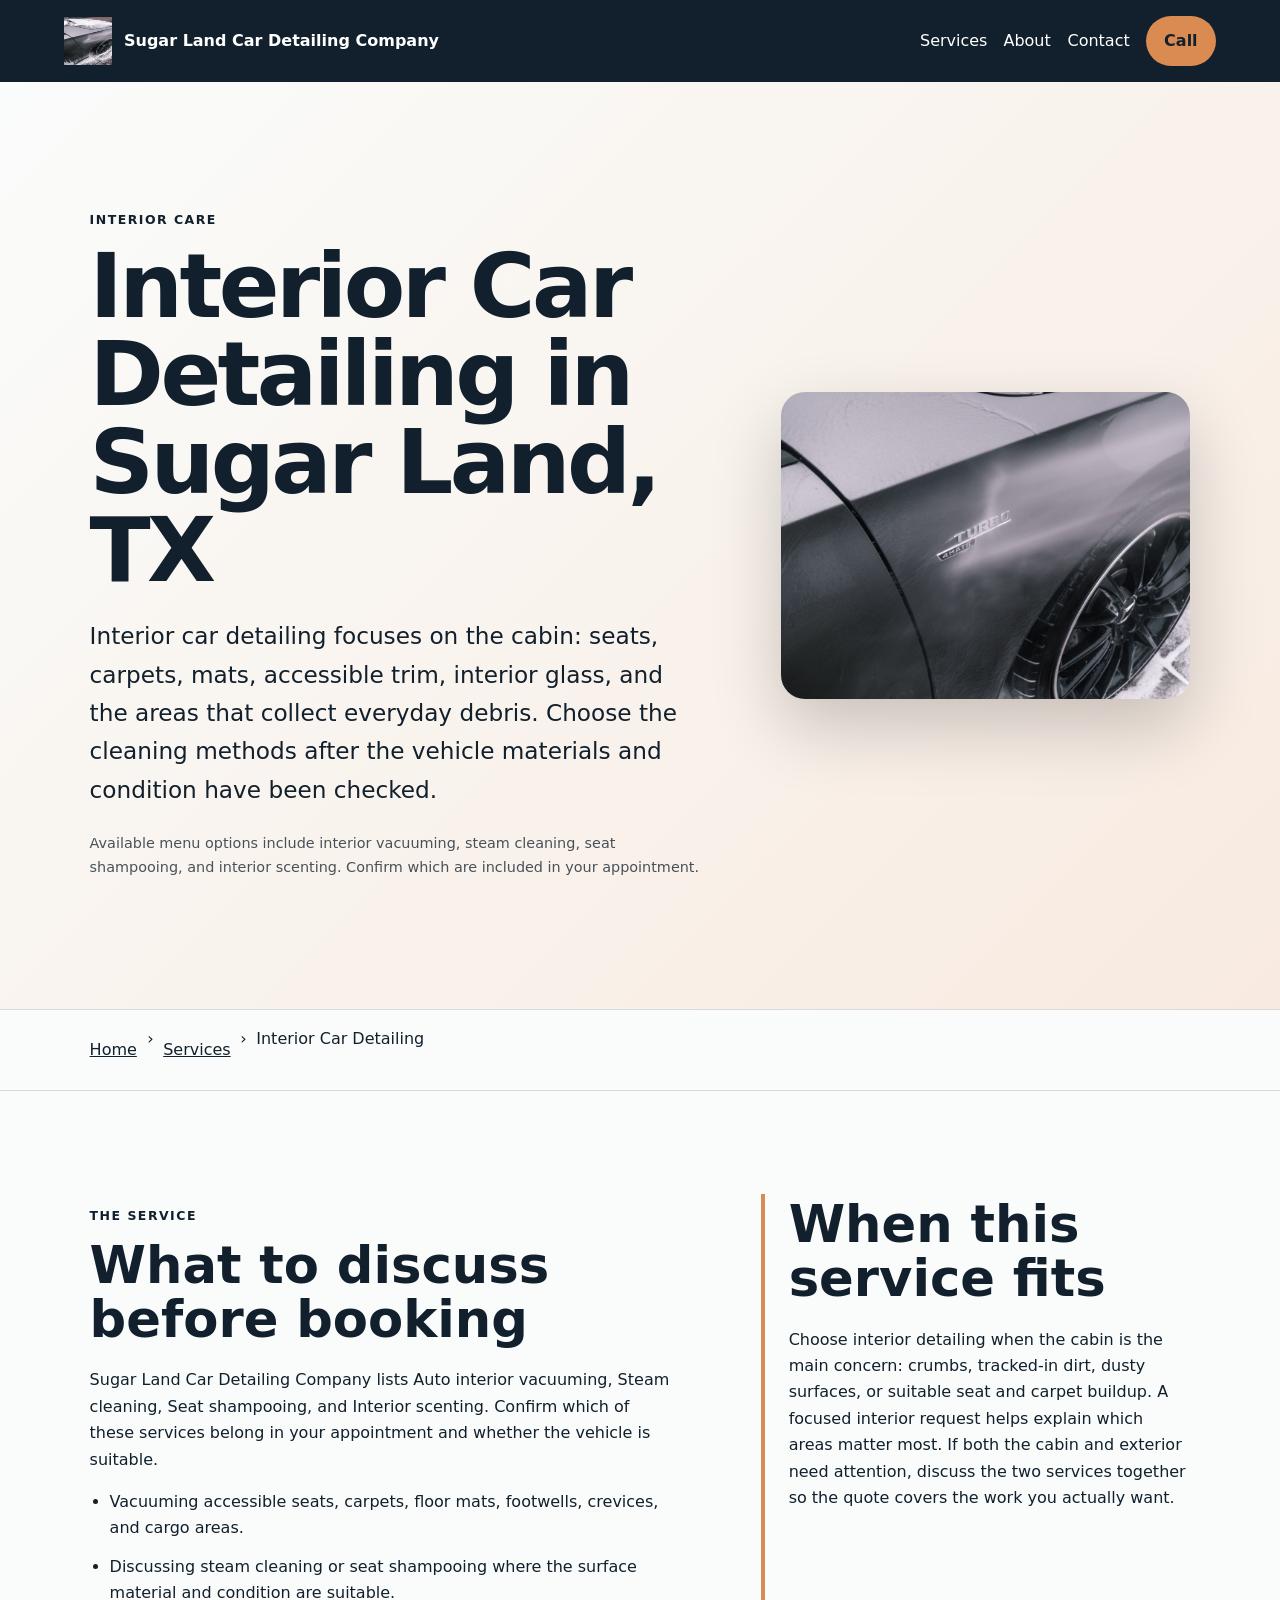
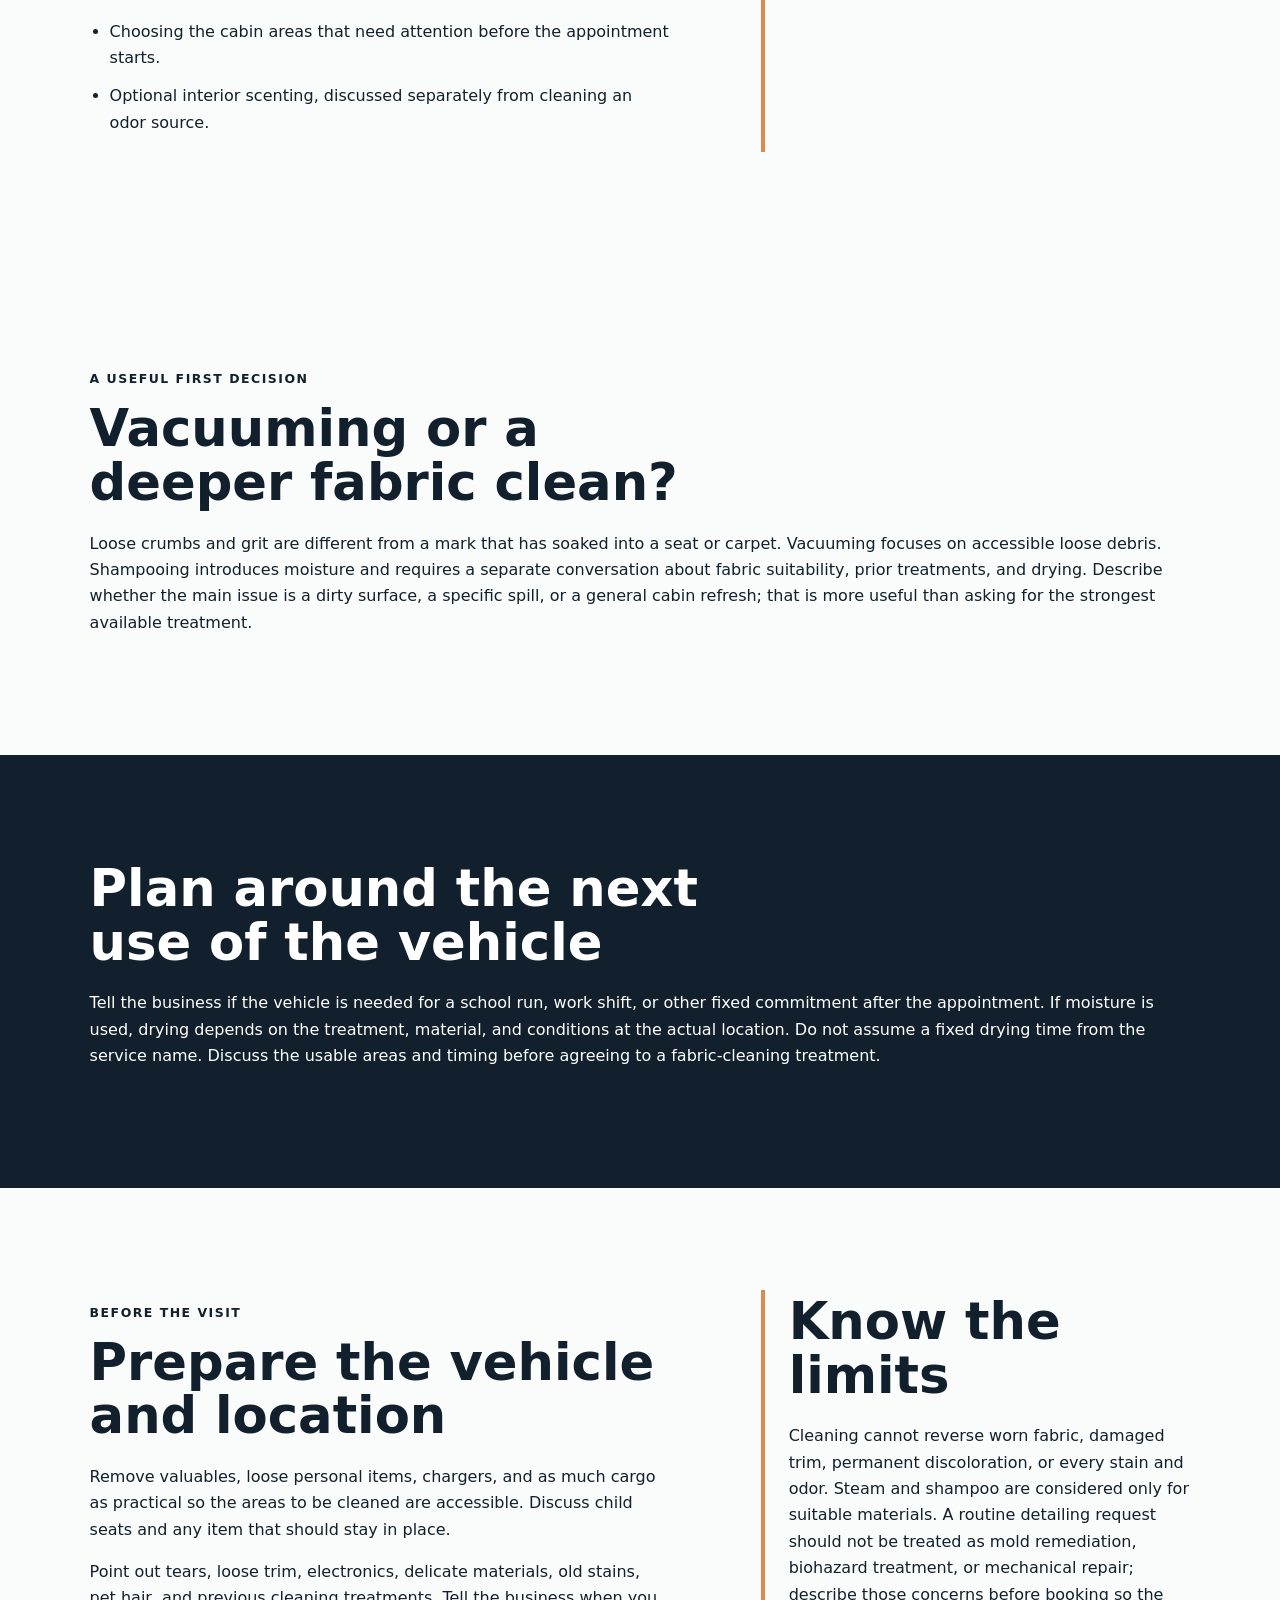
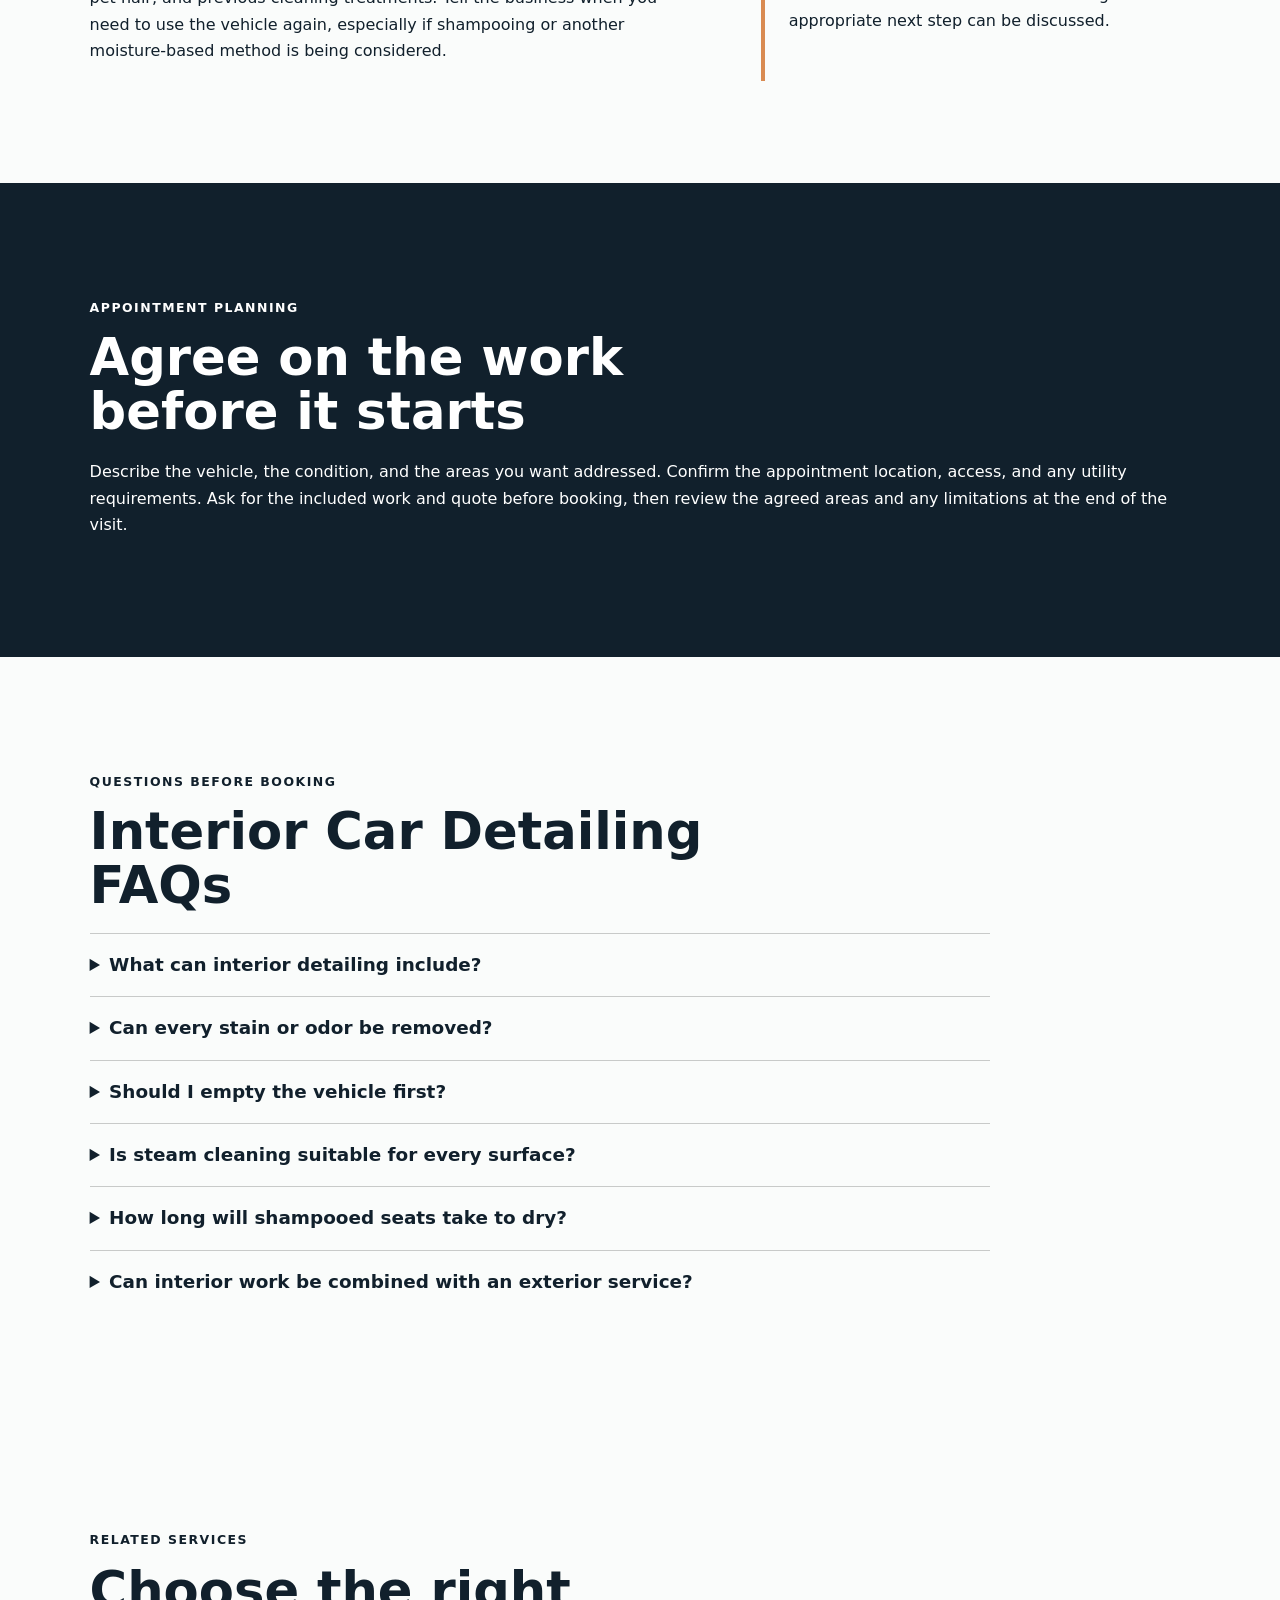
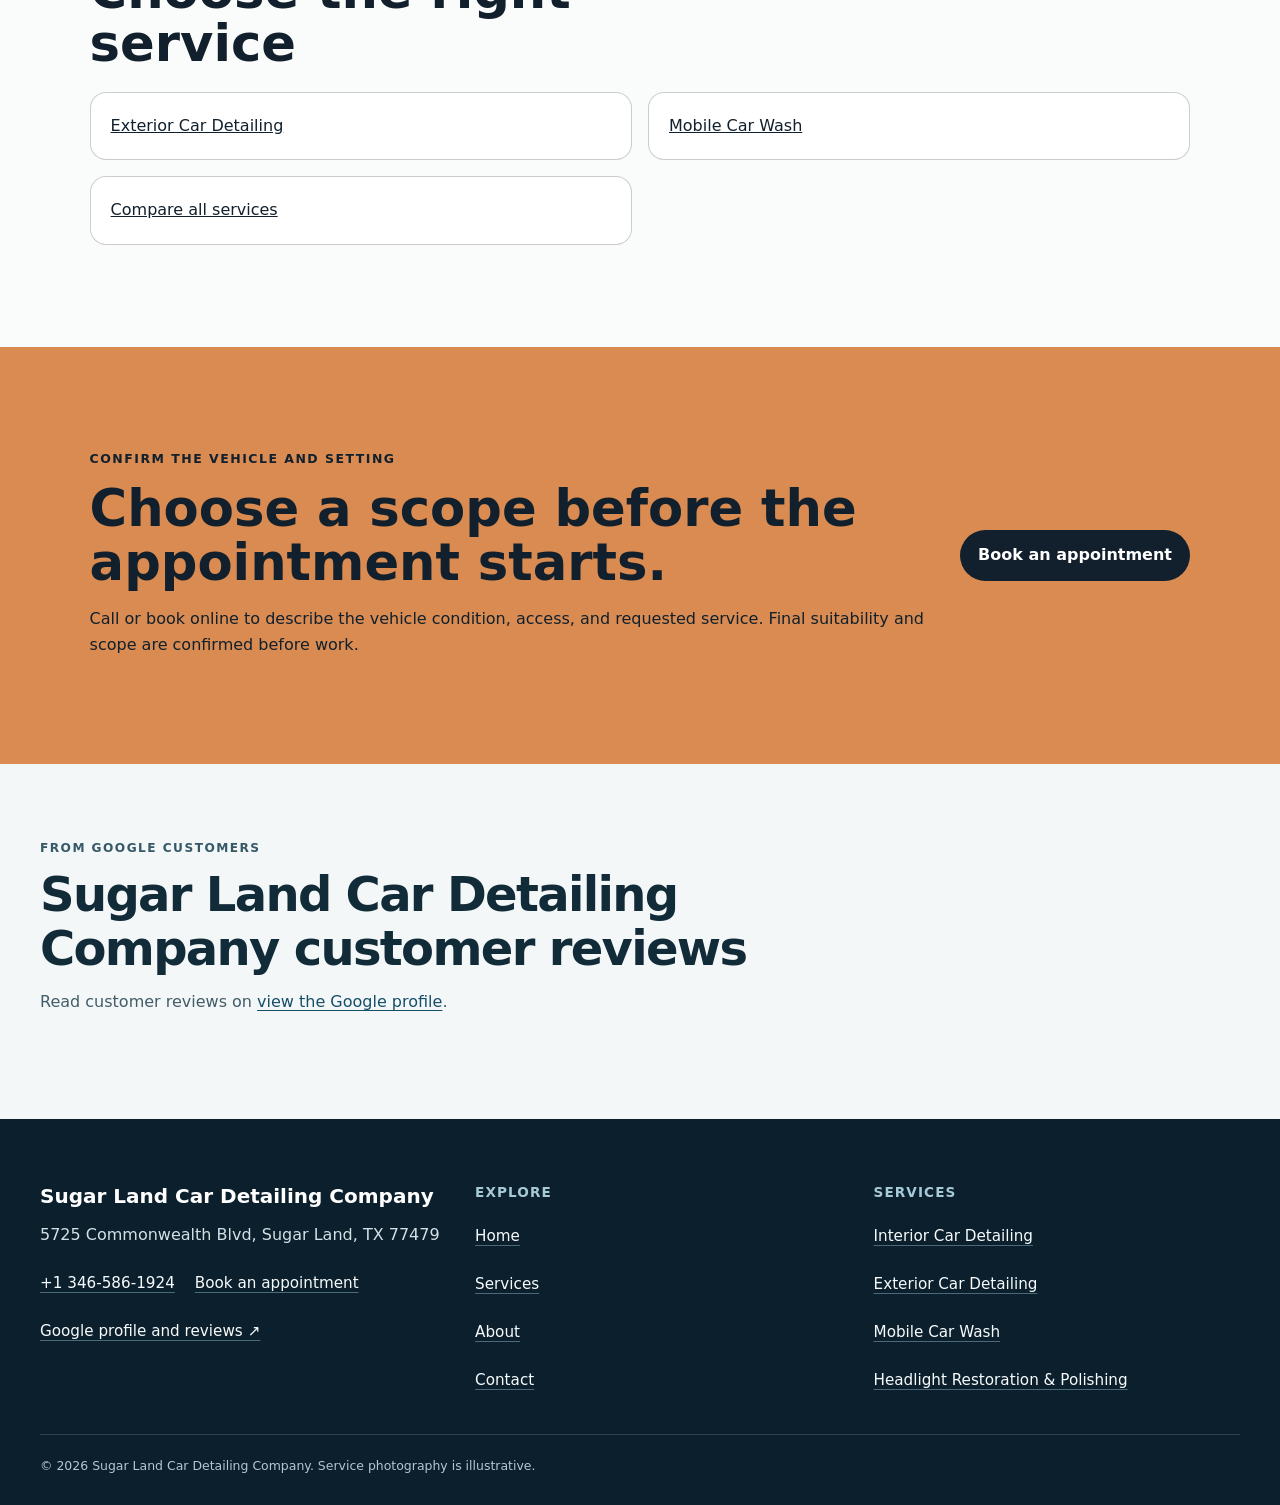
<file: services/interior-car-detailing/index.html>
<!doctype html>
<html lang="en"><head>
  <meta charset="utf-8"><meta name="viewport" content="width=device-width,initial-scale=1">
  <title>Interior Car Detailing in Sugar Land, TX | Sugar Land Car Detailing Company</title>
  <meta name="description" content="Plan interior car detailing with Sugar Land Car Detailing Company in Sugar Land: documented scope, vehicle preparation, access checks, and limitations.">
  <meta name="robots" content="index, follow, max-image-preview:large, max-snippet:-1">
  <link rel="canonical" href="https://sugarlandcardetailingcompany.shop/services/interior-car-detailing/">
  <meta property="og:type" content="website"><meta property="og:title" content="Interior Car Detailing in Sugar Land, TX | Sugar Land Car Detailing Company">
  <meta property="og:description" content="Plan interior car detailing with Sugar Land Car Detailing Company in Sugar Land: documented scope, vehicle preparation, access checks, and limitations."><meta property="og:url" content="https://sugarlandcardetailingcompany.shop/services/interior-car-detailing/">
  <meta property="og:image" content="https://sugarlandcardetailingcompany.shop/assets/hero-route.jpg"><meta name="twitter:card" content="summary_large_image">
  <link rel="icon" href="/assets/favicon.svg"><link rel="stylesheet" href="/seo-pages.css"><script type="application/ld+json">{
  "@context": "https://schema.org",
  "@graph": [
    {
      "@type": "BreadcrumbList",
      "@id": "https://sugarlandcardetailingcompany.shop/services/interior-car-detailing/#breadcrumb",
      "itemListElement": [
        {
          "@type": "ListItem",
          "position": 1,
          "name": "Home",
          "item": "https://sugarlandcardetailingcompany.shop/"
        },
        {
          "@type": "ListItem",
          "position": 2,
          "name": "Services",
          "item": "https://sugarlandcardetailingcompany.shop/services/"
        },
        {
          "@type": "ListItem",
          "position": 3,
          "name": "Interior Car Detailing",
          "item": "https://sugarlandcardetailingcompany.shop/services/interior-car-detailing/"
        }
      ]
    },
    {
      "@type": "WebPage",
      "@id": "https://sugarlandcardetailingcompany.shop/services/interior-car-detailing/#webpage",
      "url": "https://sugarlandcardetailingcompany.shop/services/interior-car-detailing/",
      "name": "Interior Car Detailing in Sugar Land, TX | Sugar Land Car Detailing Company",
      "description": "Plan interior car detailing with Sugar Land Car Detailing Company in Sugar Land: documented scope, vehicle preparation, access checks, and limitations.",
      "breadcrumb": {
        "@id": "https://sugarlandcardetailingcompany.shop/services/interior-car-detailing/#breadcrumb"
      },
      "isPartOf": {
        "@id": "https://sugarlandcardetailingcompany.shop/#website"
      },
      "about": {
        "@id": "https://sugarlandcardetailingcompany.shop/#business"
      }
    },
    {
      "@type": "Service",
      "@id": "https://sugarlandcardetailingcompany.shop/services/interior-car-detailing/#service",
      "name": "Interior Car Detailing",
      "serviceType": "interior car detailing",
      "url": "https://sugarlandcardetailingcompany.shop/services/interior-car-detailing/",
      "description": "Interior car detailing focuses on the cabin: visible debris, carpets, floor mats, seats, footwells, crevices, cargo areas, and suitable high-use surfaces.",
      "provider": {
        "@id": "https://sugarlandcardetailingcompany.shop/#business"
      },
      "areaServed": {
        "@type": "City",
        "name": "Sugar Land"
      }
    },
    {
      "@type": "ImageObject",
      "@id": "https://sugarlandcardetailingcompany.shop/services/interior-car-detailing/#primaryimage",
      "contentUrl": "https://sugarlandcardetailingcompany.shop/assets/hero-route.jpg",
      "caption": "Illustrative detailing artwork for Sugar Land Car Detailing Company",
      "representativeOfPage": true
    }
  ]
}</script>
<link rel="stylesheet" href="/portfolio-components.css">
</head><body style="--pilot-accent:#d98b52;--pilot-dark:#11202c;--pilot-paper:#fafcfb">
<a class="skip-link" href="#content">Skip to content</a>
<header class="pilot-header"><a class="pilot-brand" href="/"><img src="/assets/hero-route.jpg" width="48" height="48" alt=""><span>Sugar Land Car Detailing Company</span></a>
<nav aria-label="Primary navigation"><a href="/services/">Services</a><a href="/about/">About</a><a href="/contact/">Contact</a><a class="pilot-call" href="tel:+13465861924">Call</a></nav></header>
<main id="content"><section class="pilot-hero"><div><p class="eyebrow">Interior care</p><h1>Interior Car Detailing in Sugar Land, TX</h1><p class="pilot-answer">Interior car detailing focuses on the cabin: seats, carpets, mats, accessible trim, interior glass, and the areas that collect everyday debris. Choose the cleaning methods after the vehicle materials and condition have been checked.</p><p class="pilot-proof">Available menu options include interior vacuuming, steam cleaning, seat shampooing, and interior scenting. Confirm which are included in your appointment.</p></div><img alt="Illustrative detailing artwork for Sugar Land Car Detailing Company" fetchpriority="high" height="720" src="/assets/hero-route.jpg" width="960"/></section>
<nav aria-label="Breadcrumb" class="breadcrumbs"><a href="/">Home</a><span>›</span><a href="/services/">Services</a><span>›</span><span>Interior Car Detailing</span></nav>
<section class="pilot-section pilot-grid"><div><p class="eyebrow">The service</p><h2>What to discuss before booking</h2><p>Sugar Land Car Detailing Company lists Auto interior vacuuming, Steam cleaning, Seat shampooing, and Interior scenting. Confirm which of these services belong in your appointment and whether the vehicle is suitable.</p><ul class="checklist"><li>Vacuuming accessible seats, carpets, floor mats, footwells, crevices, and cargo areas.</li><li>Discussing steam cleaning or seat shampooing where the surface material and condition are suitable.</li><li>Choosing the cabin areas that need attention before the appointment starts.</li><li>Optional interior scenting, discussed separately from cleaning an odor source.</li></ul></div><aside><h2>When this service fits</h2><p>Choose interior detailing when the cabin is the main concern: crumbs, tracked-in dirt, dusty surfaces, or suitable seat and carpet buildup. A focused interior request helps explain which areas matter most. If both the cabin and exterior need attention, discuss the two services together so the quote covers the work you actually want.</p></aside></section>
<section class="pilot-section"><p class="eyebrow">A useful first decision</p><h2>Vacuuming or a deeper fabric clean?</h2><p>Loose crumbs and grit are different from a mark that has soaked into a seat or carpet. Vacuuming focuses on accessible loose debris. Shampooing introduces moisture and requires a separate conversation about fabric suitability, prior treatments, and drying. Describe whether the main issue is a dirty surface, a specific spill, or a general cabin refresh; that is more useful than asking for the strongest available treatment.</p></section><section class="pilot-section tone"><h2>Plan around the next use of the vehicle</h2><p>Tell the business if the vehicle is needed for a school run, work shift, or other fixed commitment after the appointment. If moisture is used, drying depends on the treatment, material, and conditions at the actual location. Do not assume a fixed drying time from the service name. Discuss the usable areas and timing before agreeing to a fabric-cleaning treatment.</p></section>
<section class="pilot-section pilot-grid"><div><p class="eyebrow">Before the visit</p><h2>Prepare the vehicle and location</h2><p>Remove valuables, loose personal items, chargers, and as much cargo as practical so the areas to be cleaned are accessible. Discuss child seats and any item that should stay in place.</p><p>Point out tears, loose trim, electronics, delicate materials, old stains, pet hair, and previous cleaning treatments. Tell the business when you need to use the vehicle again, especially if shampooing or another moisture-based method is being considered.</p></div><aside><h2>Know the limits</h2><p>Cleaning cannot reverse worn fabric, damaged trim, permanent discoloration, or every stain and odor. Steam and shampoo are considered only for suitable materials. A routine detailing request should not be treated as mold remediation, biohazard treatment, or mechanical repair; describe those concerns before booking so the appropriate next step can be discussed.</p></aside></section>
<section class="pilot-section tone"><p class="eyebrow">Appointment planning</p><h2>Agree on the work before it starts</h2><p>Describe the vehicle, the condition, and the areas you want addressed. Confirm the appointment location, access, and any utility requirements. Ask for the included work and quote before booking, then review the agreed areas and any limitations at the end of the visit.</p></section>
<section class="pilot-section"><p class="eyebrow">Questions before booking</p><h2>Interior Car Detailing FAQs</h2><div class="faq-list"><details><summary>What can interior detailing include?</summary><p>The menu includes interior vacuuming, steam cleaning, seat shampooing, and interior scenting. The exact combination depends on the vehicle, the material, and the scope agreed before the visit; each method is not automatically included in every request.</p></details><details><summary>Can every stain or odor be removed?</summary><p>No result should be promised without assessing the material and cause. Old stains, prior treatments, permanent discoloration, and an inaccessible odor source can limit what cleaning achieves.</p></details><details><summary>Should I empty the vehicle first?</summary><p>Remove valuables and as many loose belongings as practical. Discuss child seats, cargo, and items that need to stay in place so access and priorities are clear.</p></details><details><summary>Is steam cleaning suitable for every surface?</summary><p>No. Steam is considered only for suitable materials and conditions. Tell the business about electronics, delicate trim, existing damage, and previous treatments before a method is agreed.</p></details><details><summary>How long will shampooed seats take to dry?</summary><p>There is no single drying time for every vehicle. The treatment, material, airflow, and appointment conditions matter. Explain when the vehicle must return to use and confirm drying expectations before booking.</p></details><details><summary>Can interior work be combined with an exterior service?</summary><p>Interior and exterior services are both on the menu. Ask for a combined quote and confirm the included work rather than assuming an exterior wash is part of every interior appointment.</p></details></div></section>
<section class="pilot-section related"><p class="eyebrow">Related services</p><h2>Choose the right service</h2><div class="related-links"><a href="/services/exterior-car-detailing/">Exterior Car Detailing</a><a href="/services/mobile-car-wash/">Mobile Car Wash</a><a href="/services/">Compare all services</a></div></section>
<section class="pilot-cta"><div><p class="eyebrow">Confirm the vehicle and setting</p><h2>Choose a scope before the appointment starts.</h2><p>Call or book online to describe the vehicle condition, access, and requested service. Final suitability and scope are confirmed before work.</p></div><a class="pilot-button" href="/scheduling">Book an appointment</a></section>
<!-- PORTFOLIO-REVIEWS:START --><section class="portfolio-reviews" aria-labelledby="portfolio-reviews-title"><div class="portfolio-reviews__heading"><div><p class="portfolio-reviews__kicker">From Google customers</p><h2 id="portfolio-reviews-title">Sugar Land Car Detailing Company customer reviews</h2><p class="portfolio-reviews__intro">Read customer reviews on <a href="https://www.google.com/maps?cid=11094531997838207103" target="_blank" rel="noopener noreferrer">view the Google profile</a>.</p></div></div></section><!-- PORTFOLIO-REVIEWS:END -->
</main><footer class="portfolio-footer"><div class="portfolio-footer__grid"><div><strong class="portfolio-footer__name">Sugar Land Car Detailing Company</strong><address>5725 Commonwealth Blvd, Sugar Land, TX 77479</address><div class="portfolio-footer__contact"><a href="tel:+13465861924">+1 346-586-1924</a><a href="/scheduling">Book an appointment</a></div><a href="https://www.google.com/maps?cid=11094531997838207103" target="_blank" rel="noopener noreferrer">Google profile and reviews ↗</a></div><div><h2>Explore</h2><nav aria-label="Footer navigation"><a href="/">Home</a><a href="/services/">Services</a><a href="/about/">About</a><a href="/contact/">Contact</a></nav></div><div><h2>Services</h2><nav aria-label="Service pages"><a href="/services/interior-car-detailing/">Interior Car Detailing</a><a href="/services/exterior-car-detailing/">Exterior Car Detailing</a><a href="/services/mobile-car-wash/">Mobile Car Wash</a><a href="/services/headlight-restoration/">Headlight Restoration &amp; Polishing</a></nav></div></div><p class="portfolio-footer__bottom">© <span id="year">2026</span> Sugar Land Car Detailing Company. Service photography is illustrative.</p></footer>
<script src="/portfolio-components.js" defer></script>
</body></html>
</file>
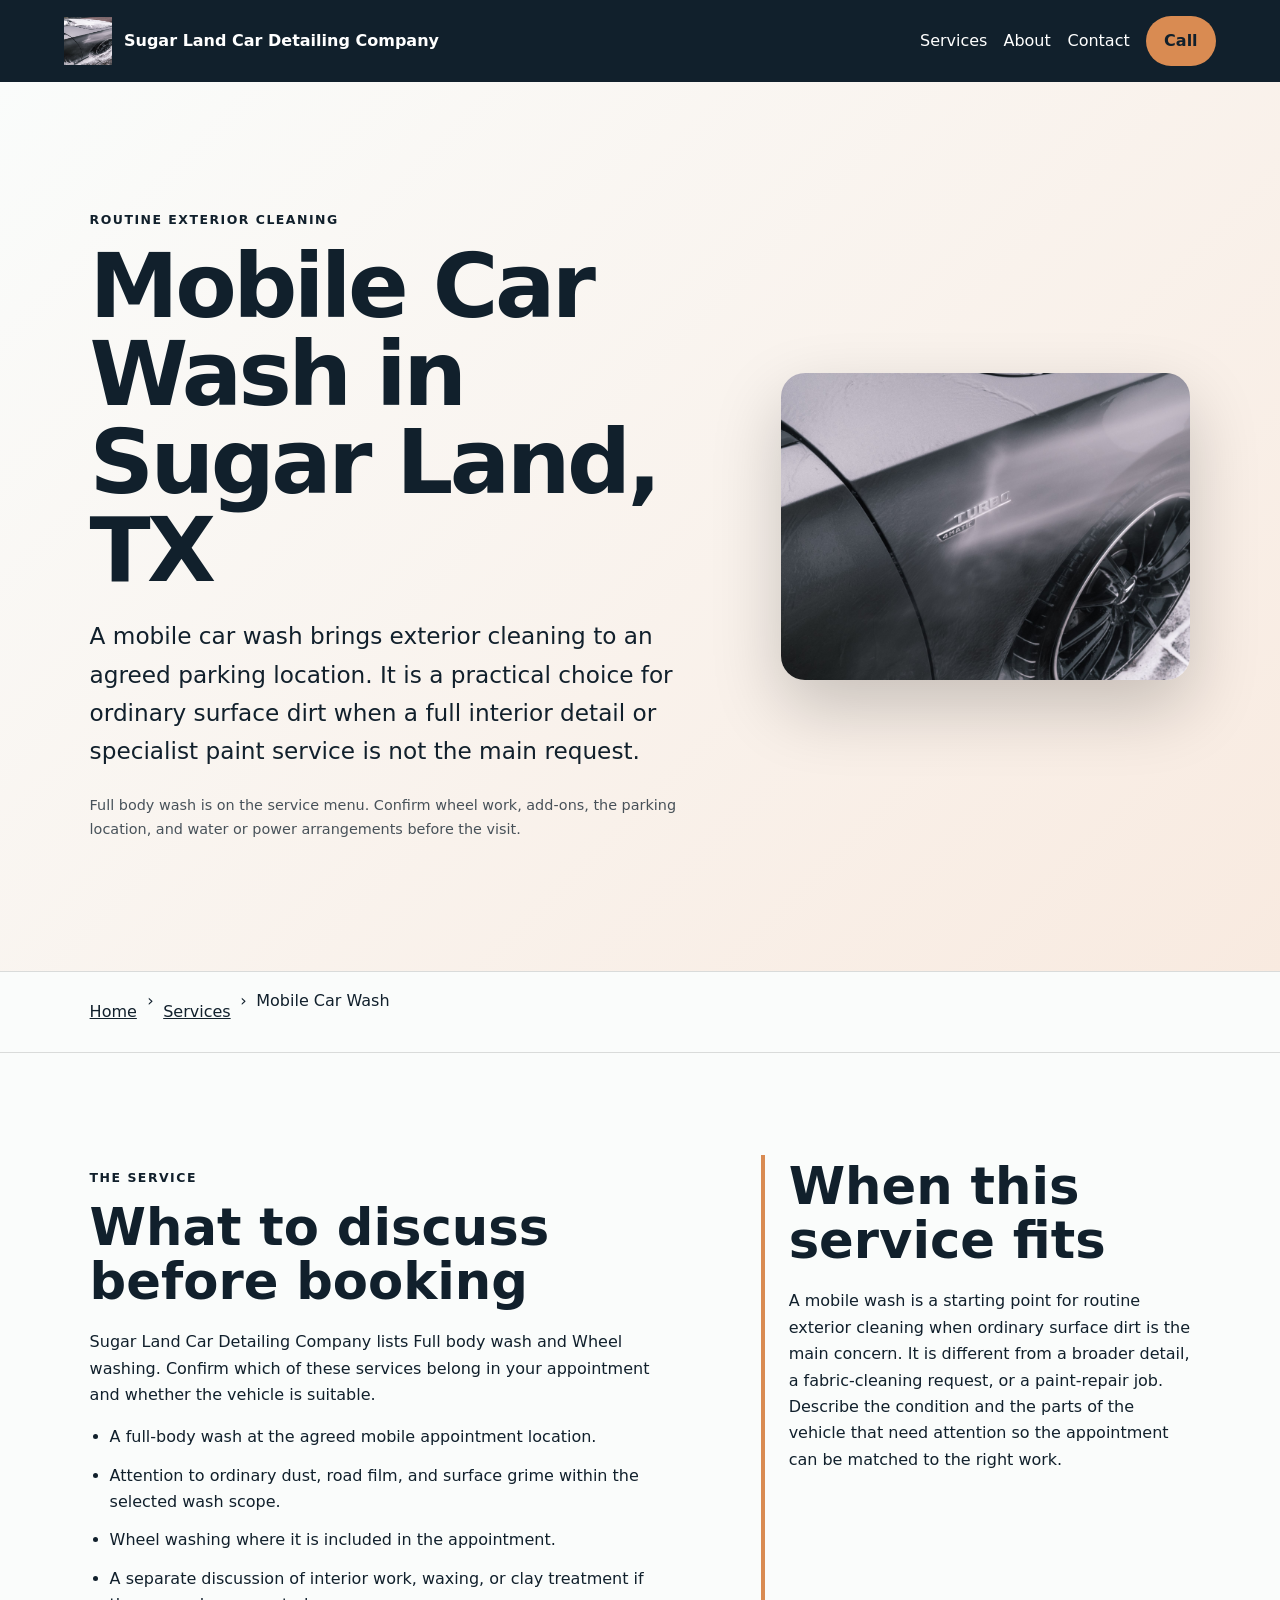
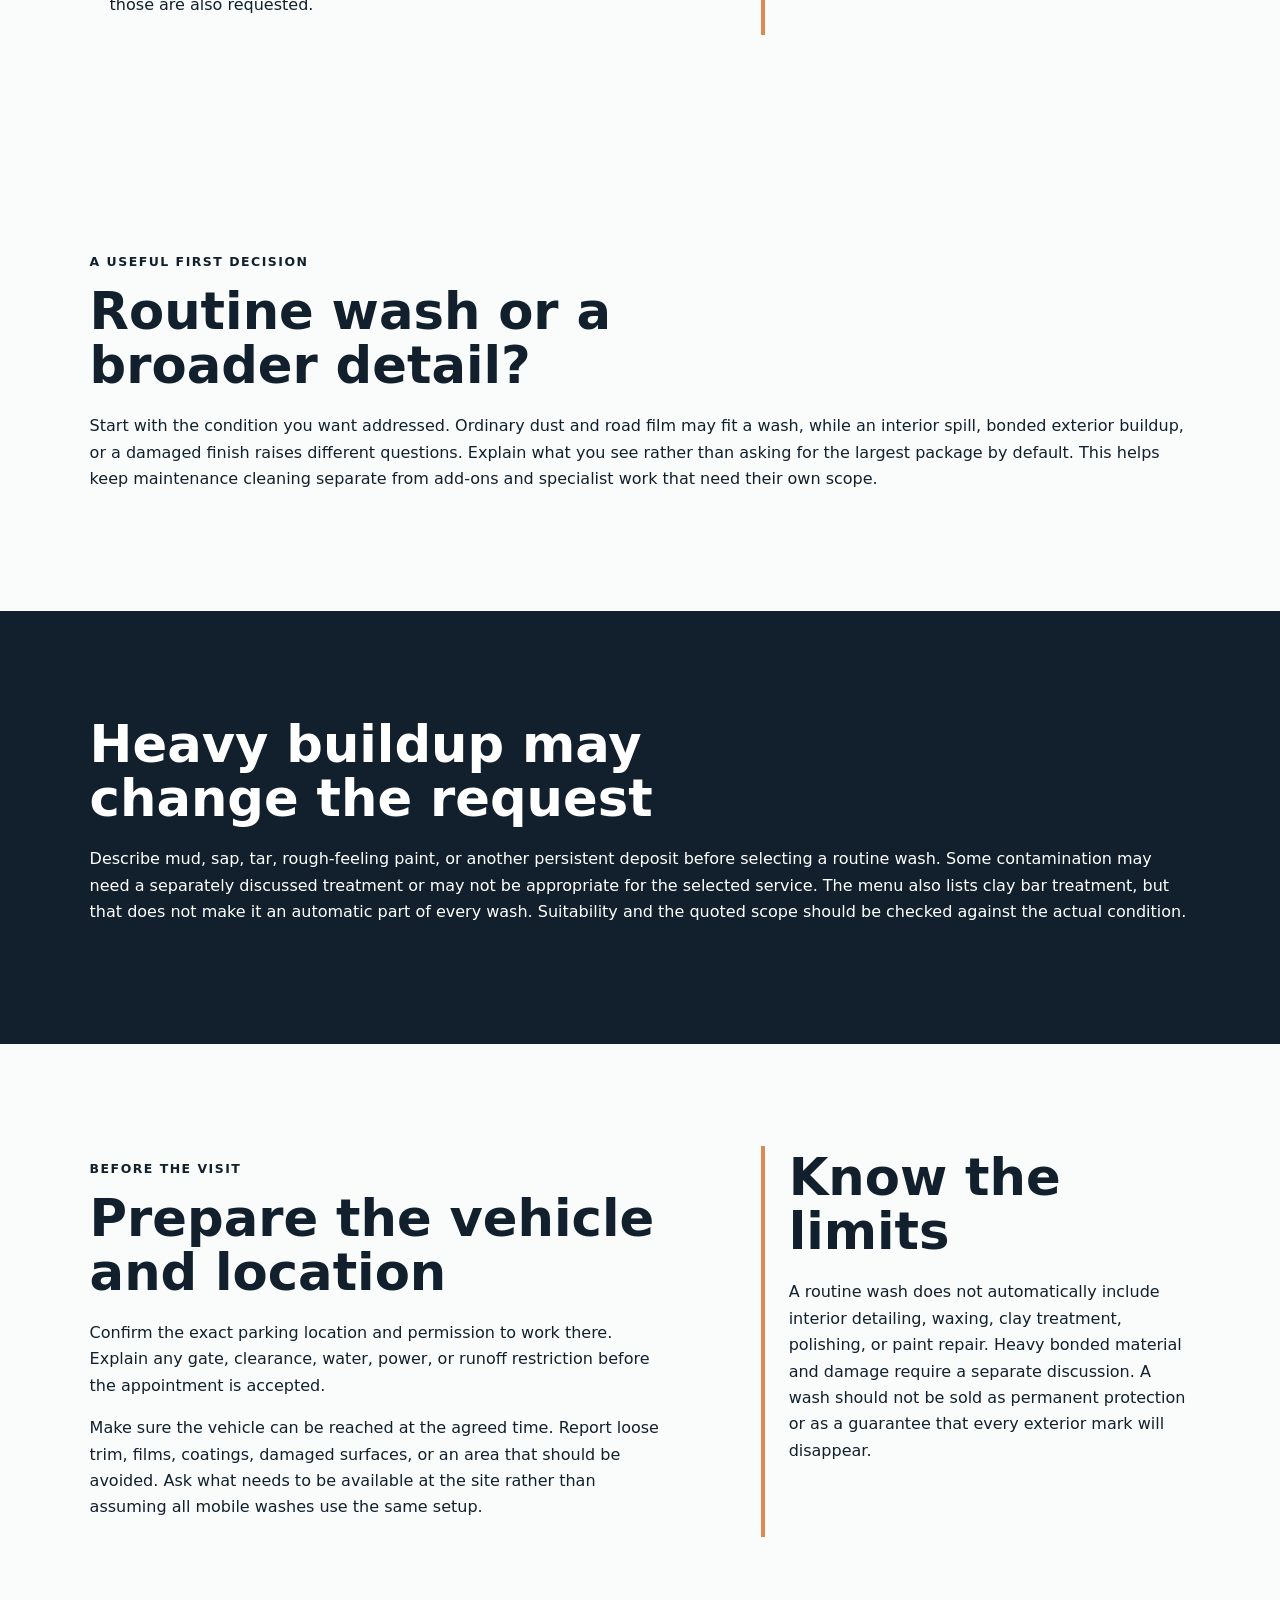
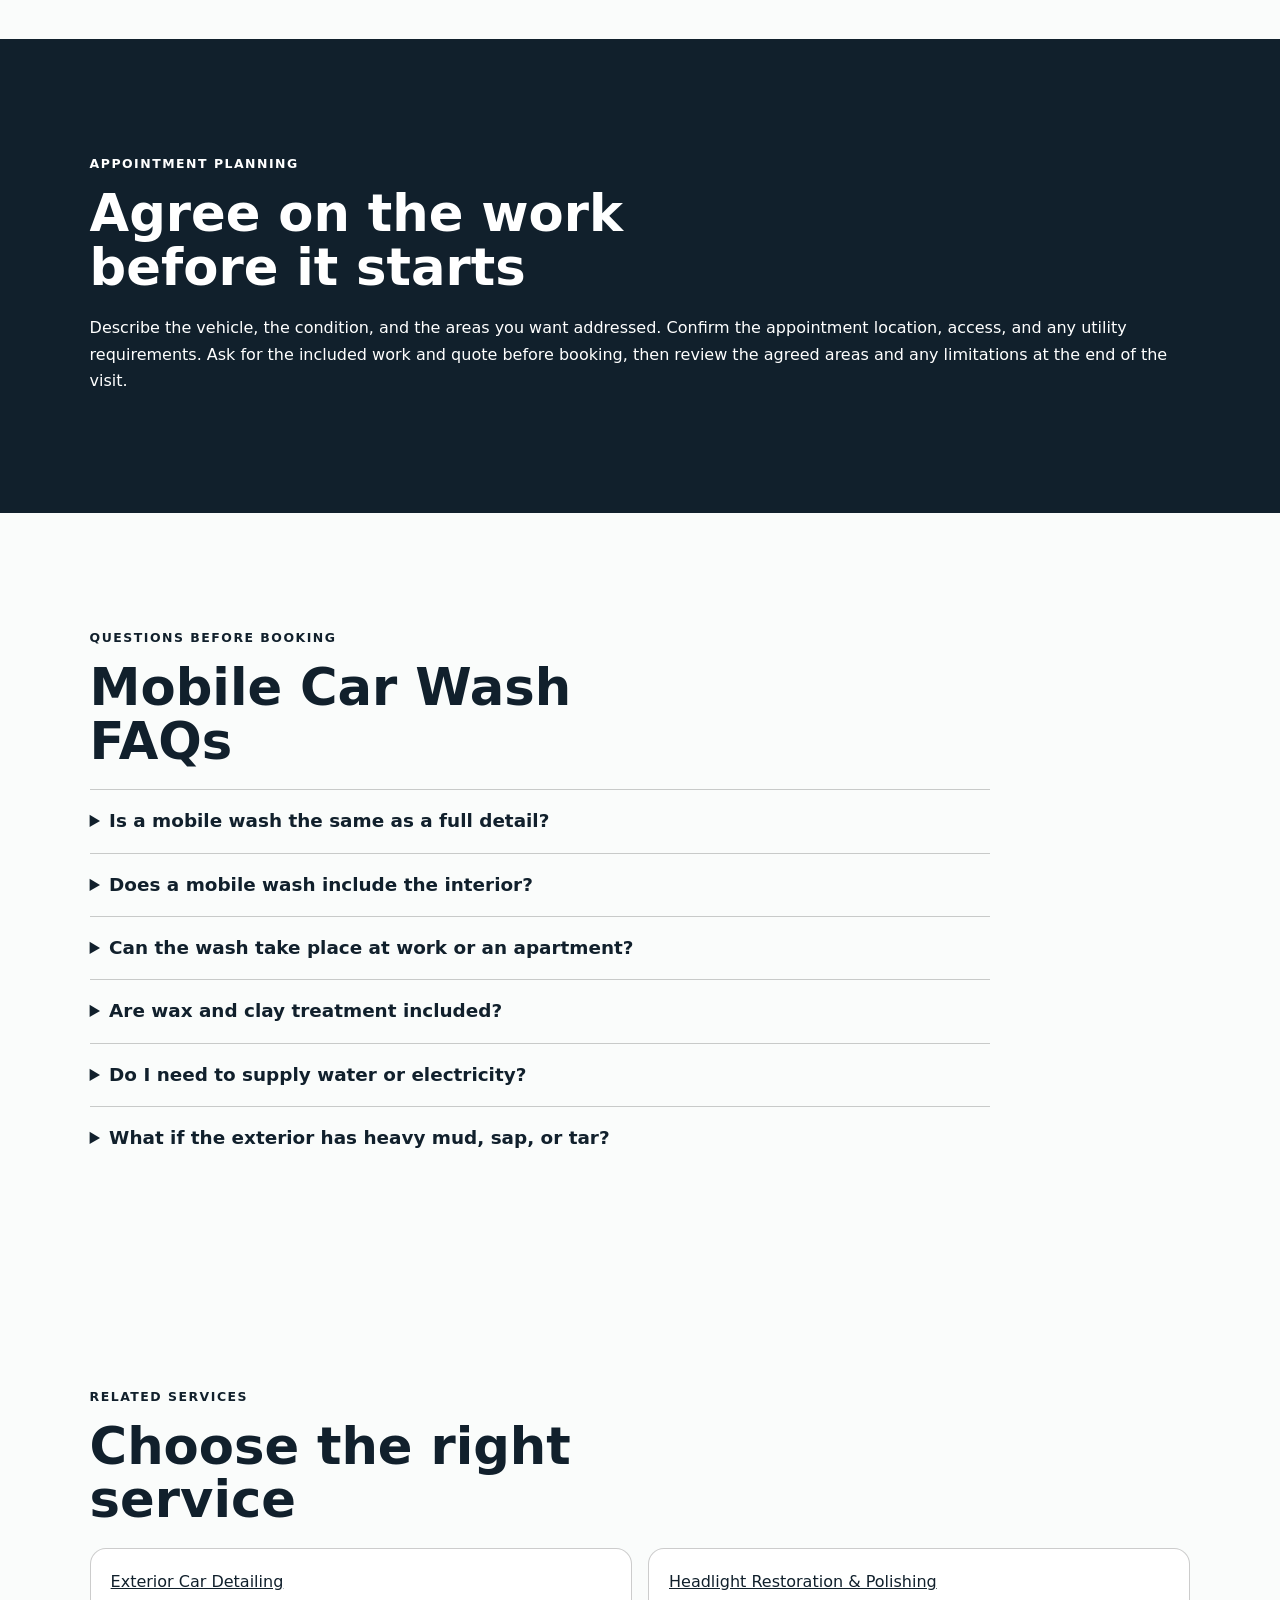
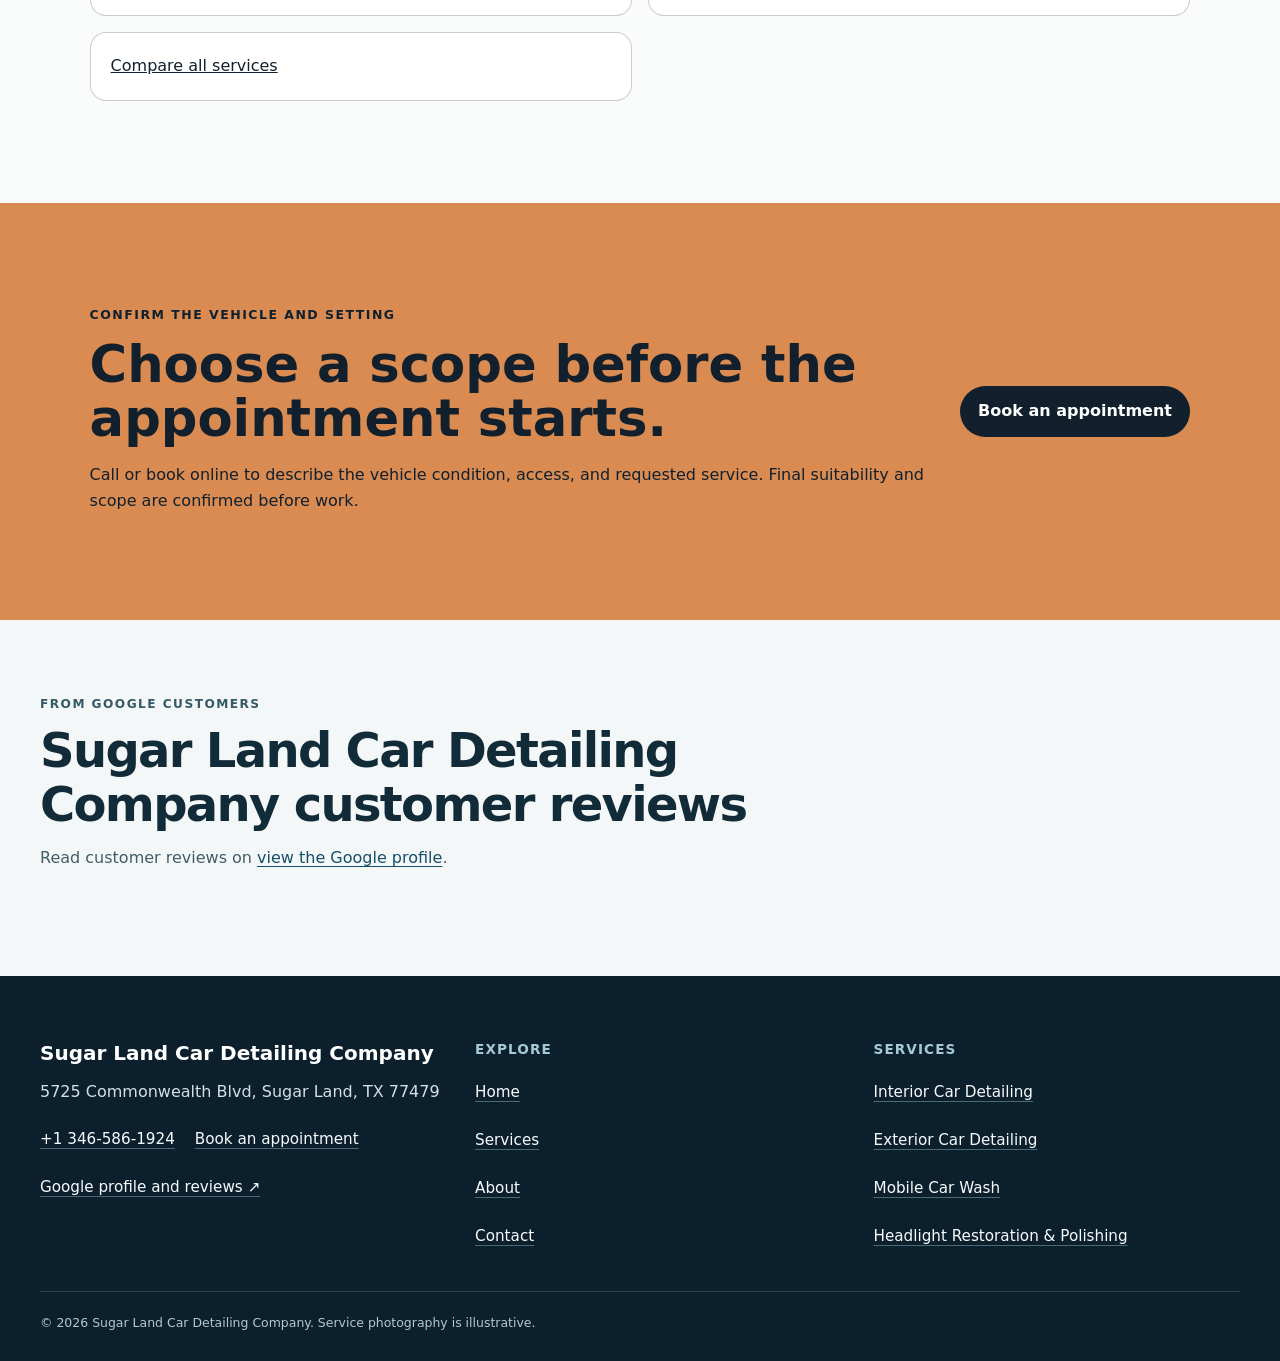
<file: services/mobile-car-wash/index.html>
<!doctype html>
<html lang="en"><head>
  <meta charset="utf-8"><meta name="viewport" content="width=device-width,initial-scale=1">
  <title>Mobile Car Wash in Sugar Land, TX | Sugar Land Car Detailing Company</title>
  <meta name="description" content="Plan mobile car wash with Sugar Land Car Detailing Company in Sugar Land: documented scope, vehicle preparation, access checks, and limitations.">
  <meta name="robots" content="index, follow, max-image-preview:large, max-snippet:-1">
  <link rel="canonical" href="https://sugarlandcardetailingcompany.shop/services/mobile-car-wash/">
  <meta property="og:type" content="website"><meta property="og:title" content="Mobile Car Wash in Sugar Land, TX | Sugar Land Car Detailing Company">
  <meta property="og:description" content="Plan mobile car wash with Sugar Land Car Detailing Company in Sugar Land: documented scope, vehicle preparation, access checks, and limitations."><meta property="og:url" content="https://sugarlandcardetailingcompany.shop/services/mobile-car-wash/">
  <meta property="og:image" content="https://sugarlandcardetailingcompany.shop/assets/hero-route.jpg"><meta name="twitter:card" content="summary_large_image">
  <link rel="icon" href="/assets/favicon.svg"><link rel="stylesheet" href="/seo-pages.css"><script type="application/ld+json">{
  "@context": "https://schema.org",
  "@graph": [
    {
      "@type": "BreadcrumbList",
      "@id": "https://sugarlandcardetailingcompany.shop/services/mobile-car-wash/#breadcrumb",
      "itemListElement": [
        {
          "@type": "ListItem",
          "position": 1,
          "name": "Home",
          "item": "https://sugarlandcardetailingcompany.shop/"
        },
        {
          "@type": "ListItem",
          "position": 2,
          "name": "Services",
          "item": "https://sugarlandcardetailingcompany.shop/services/"
        },
        {
          "@type": "ListItem",
          "position": 3,
          "name": "Mobile Car Wash",
          "item": "https://sugarlandcardetailingcompany.shop/services/mobile-car-wash/"
        }
      ]
    },
    {
      "@type": "WebPage",
      "@id": "https://sugarlandcardetailingcompany.shop/services/mobile-car-wash/#webpage",
      "url": "https://sugarlandcardetailingcompany.shop/services/mobile-car-wash/",
      "name": "Mobile Car Wash in Sugar Land, TX | Sugar Land Car Detailing Company",
      "description": "Plan mobile car wash with Sugar Land Car Detailing Company in Sugar Land: documented scope, vehicle preparation, access checks, and limitations.",
      "breadcrumb": {
        "@id": "https://sugarlandcardetailingcompany.shop/services/mobile-car-wash/#breadcrumb"
      },
      "isPartOf": {
        "@id": "https://sugarlandcardetailingcompany.shop/#website"
      },
      "about": {
        "@id": "https://sugarlandcardetailingcompany.shop/#business"
      }
    },
    {
      "@type": "Service",
      "@id": "https://sugarlandcardetailingcompany.shop/services/mobile-car-wash/#service",
      "name": "Mobile Car Wash",
      "serviceType": "mobile car wash",
      "url": "https://sugarlandcardetailingcompany.shop/services/mobile-car-wash/",
      "description": "A mobile car wash is the routine-cleaning option in the documented menu: a full-body wash brought to the agreed location, with wheel washing available when it is included in the appointment.",
      "provider": {
        "@id": "https://sugarlandcardetailingcompany.shop/#business"
      },
      "areaServed": {
        "@type": "City",
        "name": "Sugar Land"
      }
    },
    {
      "@type": "ImageObject",
      "@id": "https://sugarlandcardetailingcompany.shop/services/mobile-car-wash/#primaryimage",
      "contentUrl": "https://sugarlandcardetailingcompany.shop/assets/hero-route.jpg",
      "caption": "Illustrative detailing artwork for Sugar Land Car Detailing Company",
      "representativeOfPage": true
    }
  ]
}</script>
<link rel="stylesheet" href="/portfolio-components.css">
</head><body style="--pilot-accent:#d98b52;--pilot-dark:#11202c;--pilot-paper:#fafcfb">
<a class="skip-link" href="#content">Skip to content</a>
<header class="pilot-header"><a class="pilot-brand" href="/"><img src="/assets/hero-route.jpg" width="48" height="48" alt=""><span>Sugar Land Car Detailing Company</span></a>
<nav aria-label="Primary navigation"><a href="/services/">Services</a><a href="/about/">About</a><a href="/contact/">Contact</a><a class="pilot-call" href="tel:+13465861924">Call</a></nav></header>
<main id="content"><section class="pilot-hero"><div><p class="eyebrow">Routine exterior cleaning</p><h1>Mobile Car Wash in Sugar Land, TX</h1><p class="pilot-answer">A mobile car wash brings exterior cleaning to an agreed parking location. It is a practical choice for ordinary surface dirt when a full interior detail or specialist paint service is not the main request.</p><p class="pilot-proof">Full body wash is on the service menu. Confirm wheel work, add-ons, the parking location, and water or power arrangements before the visit.</p></div><img alt="Illustrative detailing artwork for Sugar Land Car Detailing Company" fetchpriority="high" height="720" src="/assets/hero-route.jpg" width="960"/></section>
<nav aria-label="Breadcrumb" class="breadcrumbs"><a href="/">Home</a><span>›</span><a href="/services/">Services</a><span>›</span><span>Mobile Car Wash</span></nav>
<section class="pilot-section pilot-grid"><div><p class="eyebrow">The service</p><h2>What to discuss before booking</h2><p>Sugar Land Car Detailing Company lists Full body wash and Wheel washing. Confirm which of these services belong in your appointment and whether the vehicle is suitable.</p><ul class="checklist"><li>A full-body wash at the agreed mobile appointment location.</li><li>Attention to ordinary dust, road film, and surface grime within the selected wash scope.</li><li>Wheel washing where it is included in the appointment.</li><li>A separate discussion of interior work, waxing, or clay treatment if those are also requested.</li></ul></div><aside><h2>When this service fits</h2><p>A mobile wash is a starting point for routine exterior cleaning when ordinary surface dirt is the main concern. It is different from a broader detail, a fabric-cleaning request, or a paint-repair job. Describe the condition and the parts of the vehicle that need attention so the appointment can be matched to the right work.</p></aside></section>
<section class="pilot-section"><p class="eyebrow">A useful first decision</p><h2>Routine wash or a broader detail?</h2><p>Start with the condition you want addressed. Ordinary dust and road film may fit a wash, while an interior spill, bonded exterior buildup, or a damaged finish raises different questions. Explain what you see rather than asking for the largest package by default. This helps keep maintenance cleaning separate from add-ons and specialist work that need their own scope.</p></section><section class="pilot-section tone"><h2>Heavy buildup may change the request</h2><p>Describe mud, sap, tar, rough-feeling paint, or another persistent deposit before selecting a routine wash. Some contamination may need a separately discussed treatment or may not be appropriate for the selected service. The menu also lists clay bar treatment, but that does not make it an automatic part of every wash. Suitability and the quoted scope should be checked against the actual condition.</p></section>
<section class="pilot-section pilot-grid"><div><p class="eyebrow">Before the visit</p><h2>Prepare the vehicle and location</h2><p>Confirm the exact parking location and permission to work there. Explain any gate, clearance, water, power, or runoff restriction before the appointment is accepted.</p><p>Make sure the vehicle can be reached at the agreed time. Report loose trim, films, coatings, damaged surfaces, or an area that should be avoided. Ask what needs to be available at the site rather than assuming all mobile washes use the same setup.</p></div><aside><h2>Know the limits</h2><p>A routine wash does not automatically include interior detailing, waxing, clay treatment, polishing, or paint repair. Heavy bonded material and damage require a separate discussion. A wash should not be sold as permanent protection or as a guarantee that every exterior mark will disappear.</p></aside></section>
<section class="pilot-section tone"><p class="eyebrow">Appointment planning</p><h2>Agree on the work before it starts</h2><p>Describe the vehicle, the condition, and the areas you want addressed. Confirm the appointment location, access, and any utility requirements. Ask for the included work and quote before booking, then review the agreed areas and any limitations at the end of the visit.</p></section>
<section class="pilot-section"><p class="eyebrow">Questions before booking</p><h2>Mobile Car Wash FAQs</h2><div class="faq-list"><details><summary>Is a mobile wash the same as a full detail?</summary><p>No. A mobile wash focuses on routine exterior cleaning. Interior detailing and other appearance treatments have their own scope and should be requested separately.</p></details><details><summary>Does a mobile wash include the interior?</summary><p>Not automatically. Interior vacuuming, steam cleaning, and seat shampooing are separate menu choices. Explain both interior and exterior needs if you want a combined appointment.</p></details><details><summary>Can the wash take place at work or an apartment?</summary><p>The location must allow the work and provide suitable access. Confirm property permission and any site restrictions before booking; the address alone does not establish approval.</p></details><details><summary>Are wax and clay treatment included?</summary><p>They are separately listed services. Ask whether either is appropriate and included in the quote rather than assuming a routine wash includes them.</p></details><details><summary>Do I need to supply water or electricity?</summary><p>Ask before booking and describe what is available at the location. The required utility setup is confirmed for the appointment rather than inferred from the phrase mobile wash.</p></details><details><summary>What if the exterior has heavy mud, sap, or tar?</summary><p>Describe it before the quote is agreed. Persistent buildup may need a different scope or separate assessment; ordinary washing should not imply removal of every type of contamination.</p></details></div></section>
<section class="pilot-section related"><p class="eyebrow">Related services</p><h2>Choose the right service</h2><div class="related-links"><a href="/services/exterior-car-detailing/">Exterior Car Detailing</a><a href="/services/headlight-restoration/">Headlight Restoration &amp; Polishing</a><a href="/services/">Compare all services</a></div></section>
<section class="pilot-cta"><div><p class="eyebrow">Confirm the vehicle and setting</p><h2>Choose a scope before the appointment starts.</h2><p>Call or book online to describe the vehicle condition, access, and requested service. Final suitability and scope are confirmed before work.</p></div><a class="pilot-button" href="/scheduling">Book an appointment</a></section>
<!-- PORTFOLIO-REVIEWS:START --><section class="portfolio-reviews" aria-labelledby="portfolio-reviews-title"><div class="portfolio-reviews__heading"><div><p class="portfolio-reviews__kicker">From Google customers</p><h2 id="portfolio-reviews-title">Sugar Land Car Detailing Company customer reviews</h2><p class="portfolio-reviews__intro">Read customer reviews on <a href="https://www.google.com/maps?cid=11094531997838207103" target="_blank" rel="noopener noreferrer">view the Google profile</a>.</p></div></div></section><!-- PORTFOLIO-REVIEWS:END -->
</main><footer class="portfolio-footer"><div class="portfolio-footer__grid"><div><strong class="portfolio-footer__name">Sugar Land Car Detailing Company</strong><address>5725 Commonwealth Blvd, Sugar Land, TX 77479</address><div class="portfolio-footer__contact"><a href="tel:+13465861924">+1 346-586-1924</a><a href="/scheduling">Book an appointment</a></div><a href="https://www.google.com/maps?cid=11094531997838207103" target="_blank" rel="noopener noreferrer">Google profile and reviews ↗</a></div><div><h2>Explore</h2><nav aria-label="Footer navigation"><a href="/">Home</a><a href="/services/">Services</a><a href="/about/">About</a><a href="/contact/">Contact</a></nav></div><div><h2>Services</h2><nav aria-label="Service pages"><a href="/services/interior-car-detailing/">Interior Car Detailing</a><a href="/services/exterior-car-detailing/">Exterior Car Detailing</a><a href="/services/mobile-car-wash/">Mobile Car Wash</a><a href="/services/headlight-restoration/">Headlight Restoration &amp; Polishing</a></nav></div></div><p class="portfolio-footer__bottom">© <span id="year">2026</span> Sugar Land Car Detailing Company. Service photography is illustrative.</p></footer>
<script src="/portfolio-components.js" defer></script>
</body></html>
</file>
<file: styles.css>
:root {
  --asphalt: #111a20;
  --asphalt-2: #1b2830;
  --rain: #3ca6b3;
  --rain-deep: #237985;
  --lane: #f5f3ed;
  --concrete: #d6d7d1;
  --concrete-light: #e8e8e2;
  --signal: #f2a900;
  --signal-dark: #b87700;
  --tail: #7a2738;
  --white: #ffffff;
  --ink-muted: #58646a;
  --line: rgba(17, 26, 32, 0.18);
  --header-height: 82px;
  --display: "Barlow Condensed", "Arial Narrow", sans-serif;
  --body: "Manrope", "Trebuchet MS", sans-serif;
  --shadow: 0 32px 80px rgba(17, 26, 32, 0.16);
}

/* Sugar Land Car Detailing Company identity layer */
:root {
  --asphalt: #191b1d;
  --asphalt-2: #2c3033;
  --rain: #4e9ba6;
  --rain-deep: #326e76;
  --lane: #f7f6f2;
  --concrete: #cbd4d6;
  --concrete-light: #e9ecea;
  --signal: #d85e32;
  --signal-dark: #a63f20;
  --tail: #f2b84b;
}

a[aria-disabled="true"] {
  pointer-events: none;
  cursor: not-allowed;
  opacity: 0.68;
}

* {
  box-sizing: border-box;
}

html {
  scroll-behavior: smooth;
  scroll-padding-top: calc(var(--header-height) + 18px);
}

body {
  margin: 0;
  overflow-x: hidden;
  background: var(--lane);
  color: var(--asphalt);
  font-family: var(--body);
  font-size: 16px;
  line-height: 1.65;
  -webkit-font-smoothing: antialiased;
}

body.menu-open {
  overflow: hidden;
}

img,
svg {
  display: block;
  max-width: 100%;
}

a {
  color: inherit;
}

button,
summary {
  font: inherit;
}

:focus-visible {
  outline: 3px solid var(--signal);
  outline-offset: 4px;
}

.sr-only {
  position: absolute;
  width: 1px;
  height: 1px;
  padding: 0;
  margin: -1px;
  overflow: hidden;
  clip: rect(0, 0, 0, 0);
  white-space: nowrap;
  border: 0;
}

.skip-link {
  position: fixed;
  z-index: 1000;
  top: 12px;
  left: 12px;
  padding: 10px 16px;
  background: var(--signal);
  color: var(--asphalt);
  font-weight: 800;
  text-decoration: none;
  transform: translateY(-160%);
}

.skip-link:focus {
  transform: translateY(0);
}

.site-header {
  position: fixed;
  z-index: 100;
  inset: 0 0 auto;
  min-height: var(--header-height);
  display: flex;
  align-items: center;
  justify-content: space-between;
  gap: 24px;
  padding: 12px clamp(20px, 4vw, 68px);
  color: var(--lane);
  background: rgba(17, 26, 32, 0.96);
  border-bottom: 1px solid rgba(245, 243, 237, 0.14);
  box-shadow: 0 8px 30px rgba(0, 0, 0, 0.12);
  backdrop-filter: blur(18px);
  transition: background 180ms ease, box-shadow 180ms ease;
}

.site-header.is-scrolled {
  background: rgba(17, 26, 32, 0.985);
  box-shadow: 0 12px 34px rgba(0, 0, 0, 0.24);
}

.brand {
  display: inline-flex;
  align-items: center;
  gap: 12px;
  min-width: 0;
  color: var(--lane);
  text-decoration: none;
}

.brand img {
  flex: 0 0 auto;
}

.brand-words {
  display: grid;
  line-height: 1.05;
}

.brand-words strong {
  font-family: var(--display);
  font-size: 1.48rem;
  font-weight: 700;
  letter-spacing: 0.055em;
  text-transform: uppercase;
}

.brand-words small {
  margin-top: 5px;
  color: #b7c0c3;
  font-size: 0.64rem;
  font-weight: 700;
  letter-spacing: 0.09em;
  text-transform: uppercase;
}

.site-nav {
  display: flex;
  align-items: center;
  gap: clamp(15px, 1.8vw, 28px);
}

.site-nav > a {
  color: #dce1df;
  font-family: var(--display);
  font-size: 0.89rem;
  font-weight: 600;
  letter-spacing: 0.075em;
  text-decoration: none;
  text-transform: uppercase;
}

.site-nav > a:hover {
  color: var(--signal);
}

.nav-actions {
  display: flex;
  gap: 8px;
  margin-left: 4px;
}

.menu-toggle {
  display: none;
  width: 46px;
  height: 46px;
  padding: 10px;
  color: var(--lane);
  background: transparent;
  border: 1px solid rgba(245, 243, 237, 0.25);
  cursor: pointer;
}

.menu-toggle i {
  display: block;
  height: 2px;
  margin: 5px 0;
  background: currentColor;
  transition: transform 180ms ease, opacity 180ms ease;
}

.menu-toggle[aria-expanded="true"] i:nth-of-type(1) {
  transform: translateY(7px) rotate(45deg);
}

.menu-toggle[aria-expanded="true"] i:nth-of-type(2) {
  opacity: 0;
}

.menu-toggle[aria-expanded="true"] i:nth-of-type(3) {
  transform: translateY(-7px) rotate(-45deg);
}

.button {
  display: inline-flex;
  align-items: center;
  justify-content: center;
  min-height: 50px;
  padding: 13px 20px;
  border: 2px solid transparent;
  border-radius: 2px;
  font-family: var(--display);
  font-size: 1rem;
  font-weight: 700;
  letter-spacing: 0.055em;
  line-height: 1.15;
  text-align: center;
  text-decoration: none;
  text-transform: uppercase;
  transition: transform 180ms ease, background 180ms ease, border-color 180ms ease, color 180ms ease;
}

.button:hover {
  transform: translateY(-2px);
}

.button-small {
  min-height: 42px;
  padding: 10px 13px;
  font-size: 0.82rem;
}

.button-large {
  min-width: 232px;
  min-height: 70px;
  display: grid;
  justify-items: start;
  gap: 4px;
  padding: 13px 20px;
  text-align: left;
}

.button-large span {
  font-family: var(--body);
  font-size: 0.62rem;
  font-weight: 700;
  letter-spacing: 0.07em;
  opacity: 0.74;
  text-transform: uppercase;
}

.button-large strong {
  font-family: var(--display);
  font-size: 1.12rem;
  letter-spacing: 0.045em;
}

.button-call {
  color: var(--asphalt);
  background: var(--signal);
  border-color: var(--signal);
}

.button-call:hover {
  background: #ffc33d;
  border-color: #ffc33d;
}

.button-book {
  color: var(--lane);
  background: transparent;
  border-color: rgba(245, 243, 237, 0.48);
}

.button-book:hover {
  color: var(--white);
  border-color: var(--rain);
  background: rgba(60, 166, 179, 0.16);
}

.button-book-light {
  color: var(--lane);
  border-color: rgba(245, 243, 237, 0.6);
}

.button-book-dark {
  color: var(--asphalt);
  border-color: var(--asphalt);
}

.button-book-dark:hover {
  color: var(--asphalt);
  background: rgba(60, 166, 179, 0.12);
  border-color: var(--rain-deep);
}

.action-pair {
  display: flex;
  flex-wrap: wrap;
  gap: 10px;
}

.hero {
  min-height: 720px;
  display: grid;
  grid-template-columns: minmax(0, 0.88fr) minmax(0, 1.12fr);
  padding-top: var(--header-height);
  background: var(--asphalt);
  color: var(--lane);
}

.hero-copy {
  position: relative;
  z-index: 2;
  display: flex;
  flex-direction: column;
  justify-content: center;
  padding: clamp(68px, 8vw, 132px) clamp(28px, 5.5vw, 96px);
  background:
    linear-gradient(90deg, rgba(60, 166, 179, 0.08) 1px, transparent 1px) 0 0 / 74px 74px,
    linear-gradient(rgba(60, 166, 179, 0.08) 1px, transparent 1px) 0 0 / 74px 74px,
    var(--asphalt);
}

.coordinate {
  margin: 0 0 22px;
  color: #b6c2c4;
  font-family: var(--display);
  font-size: 0.88rem;
  font-weight: 600;
  letter-spacing: 0.13em;
  text-transform: uppercase;
}

.coordinate span {
  display: inline-block;
  margin-right: 9px;
  padding: 4px 7px;
  color: var(--asphalt);
  background: var(--signal);
  letter-spacing: 0.08em;
}

.hero h1 {
  max-width: 760px;
  margin: 0;
  font-family: var(--display);
  font-size: clamp(4.6rem, 7.5vw, 8.8rem);
  font-weight: 600;
  letter-spacing: -0.035em;
  line-height: 0.83;
  text-transform: uppercase;
}

.hero h1 em {
  display: block;
  color: var(--rain);
  font-style: normal;
}

.hero-lede {
  max-width: 650px;
  margin: 32px 0 28px;
  color: #d6dcda;
  font-size: clamp(1.05rem, 1.35vw, 1.3rem);
  line-height: 1.65;
}

.hero-actions {
  margin-top: 2px;
}

.microcopy {
  max-width: 610px;
  margin: 18px 0 0;
  color: #97a4a7;
  font-size: 0.8rem;
}

.hero-image {
  position: relative;
  min-height: 640px;
  overflow: hidden;
  background: #17191a url("/assets/hero-route.jpg") center 62% / cover no-repeat;
}

.hero-image-scrim {
  position: absolute;
  inset: 0;
  background:
    linear-gradient(90deg, rgba(17, 26, 32, 0.4), transparent 38%),
    linear-gradient(180deg, rgba(17, 26, 32, 0.2), transparent 36%, rgba(17, 26, 32, 0.62));
}

.hero-map-card {
  position: absolute;
  z-index: 2;
  top: clamp(38px, 6vw, 92px);
  right: clamp(24px, 4vw, 68px);
  width: min(330px, calc(100% - 48px));
  padding: 17px 20px;
  color: var(--lane);
  background: rgba(17, 26, 32, 0.88);
  border-left: 5px solid var(--signal);
  backdrop-filter: blur(12px);
}

.hero-map-card span {
  display: block;
  margin-bottom: 4px;
  color: var(--rain);
  font-family: var(--display);
  font-size: 0.76rem;
  font-weight: 700;
  letter-spacing: 0.14em;
}

.hero-map-card strong {
  font-family: var(--display);
  font-size: 1.02rem;
  letter-spacing: 0.04em;
  text-transform: uppercase;
}

.hero-route-line {
  position: absolute;
  z-index: 2;
  inset: auto 0 0 auto;
  width: min(82%, 760px);
  height: auto;
  filter: drop-shadow(0 2px 6px rgba(0, 0, 0, 0.45));
}

.hero-route-line path {
  fill: none;
  stroke: rgba(60, 166, 179, 0.86);
  stroke-width: 9;
  stroke-linecap: round;
  stroke-dasharray: 18 15;
}

.hero-route-line circle {
  fill: var(--signal);
  stroke: var(--lane);
  stroke-width: 5;
}

.road-strip {
  display: grid;
  grid-template-columns: repeat(4, 1fr);
  background: var(--signal);
  border-bottom: 1px solid rgba(17, 26, 32, 0.28);
}

.road-strip p {
  display: flex;
  align-items: center;
  gap: 11px;
  min-height: 72px;
  margin: 0;
  padding: 15px clamp(18px, 3vw, 42px);
  border-right: 1px solid rgba(17, 26, 32, 0.25);
  font-family: var(--display);
  font-size: 1rem;
  font-weight: 700;
  letter-spacing: 0.04em;
  text-transform: uppercase;
}

.road-strip p:last-child {
  border-right: 0;
}

.road-strip span {
  display: inline-grid;
  width: 30px;
  height: 30px;
  place-items: center;
  color: var(--lane);
  background: var(--asphalt);
  border-radius: 50%;
  font-size: 0.78rem;
}

.section {
  padding: clamp(86px, 10vw, 156px) clamp(24px, 6vw, 104px);
}

.section-label,
.section-kicker {
  margin: 0 0 18px;
  color: var(--tail);
  font-family: var(--display);
  font-size: 0.86rem;
  font-weight: 700;
  letter-spacing: 0.15em;
  text-transform: uppercase;
}

.section-kicker::before,
.section-label::before {
  content: "";
  display: inline-block;
  width: 28px;
  height: 3px;
  margin: 0 10px 3px 0;
  background: var(--signal);
}

.intro {
  background: var(--lane);
}

.intro-grid {
  display: grid;
  grid-template-columns: minmax(0, 1.1fr) minmax(360px, 0.9fr);
  gap: clamp(42px, 8vw, 132px);
  align-items: start;
}

.intro h2,
.section-heading h2,
.route-intro h2,
.priority-copy h2,
.questions-intro h2,
.final-cta h2,
.route-callout h2 {
  margin: 0;
  font-family: var(--display);
  font-size: clamp(3.4rem, 6vw, 7rem);
  font-weight: 600;
  letter-spacing: -0.025em;
  line-height: 0.9;
  text-transform: uppercase;
}

.intro-copy {
  padding-top: 8px;
}

.lead {
  margin-top: 0;
  font-size: clamp(1.15rem, 1.5vw, 1.38rem);
  line-height: 1.68;
}

.intro-copy p:last-child {
  color: var(--ink-muted);
}

.services {
  background: var(--concrete-light);
  border-top: 1px solid var(--line);
}

.section-heading {
  display: grid;
  grid-template-columns: minmax(0, 1.45fr) minmax(300px, 0.55fr);
  gap: clamp(40px, 7vw, 112px);
  align-items: end;
  margin-bottom: clamp(54px, 8vw, 104px);
}

.section-heading h2 {
  font-size: clamp(3.4rem, 5.5vw, 6.7rem);
}

.section-heading > p {
  margin: 0 0 8px;
  color: var(--ink-muted);
}

.service-grid {
  display: grid;
  grid-template-columns: repeat(3, minmax(0, 1fr));
  gap: clamp(18px, 2.4vw, 38px);
  align-items: start;
}

.service-card {
  min-width: 0;
  background: var(--lane);
  border: 1px solid rgba(17, 26, 32, 0.14);
  box-shadow: 0 12px 34px rgba(17, 26, 32, 0.07);
}

.service-card-offset {
  margin-top: 46px;
}

.service-photo {
  position: relative;
  aspect-ratio: 4 / 3;
  overflow: hidden;
  background: var(--asphalt-2);
}

.service-photo::after {
  content: "";
  position: absolute;
  inset: 0;
  background: linear-gradient(180deg, transparent 58%, rgba(17, 26, 32, 0.72));
}

.service-photo img {
  width: 100%;
  height: 100%;
  object-fit: cover;
  filter: saturate(0.82) contrast(1.06);
  transition: transform 450ms ease;
}

.service-card:hover .service-photo img {
  transform: scale(1.025);
}

.service-photo span {
  position: absolute;
  z-index: 2;
  right: 16px;
  bottom: 14px;
  padding: 6px 9px;
  color: var(--lane);
  background: rgba(17, 26, 32, 0.8);
  font-family: var(--display);
  font-size: 0.76rem;
  font-weight: 700;
  letter-spacing: 0.12em;
  text-transform: uppercase;
}

.service-content {
  padding: clamp(24px, 3vw, 42px);
}

.service-code {
  margin: 0 0 14px;
  color: var(--rain-deep);
  font-family: var(--display);
  font-size: 0.77rem;
  font-weight: 700;
  letter-spacing: 0.16em;
}

.service-content h3,
.priority-list h3 {
  margin: 0 0 14px;
  font-family: var(--display);
  font-size: clamp(2rem, 2.8vw, 3rem);
  font-weight: 600;
  letter-spacing: -0.01em;
  line-height: 0.96;
  text-transform: uppercase;
}

.service-content > p:not(.service-code) {
  color: var(--ink-muted);
}

.service-content ul {
  display: grid;
  gap: 9px;
  margin: 24px 0 0;
  padding: 19px 0 0;
  border-top: 1px solid var(--line);
  list-style: none;
}

.service-content li {
  position: relative;
  padding-left: 19px;
  font-size: 0.88rem;
}

.service-content li::before {
  content: "";
  position: absolute;
  top: 0.66em;
  left: 0;
  width: 8px;
  height: 3px;
  background: var(--signal);
}

.route-callout {
  display: grid;
  grid-template-columns: minmax(0, 1fr) auto;
  gap: 42px;
  align-items: center;
  padding: clamp(62px, 7vw, 92px) clamp(24px, 6vw, 104px);
  color: var(--lane);
  background:
    linear-gradient(90deg, rgba(60, 166, 179, 0.11) 1px, transparent 1px) 0 0 / 58px 58px,
    var(--asphalt);
  border-top: 8px solid var(--signal);
}

.route-callout h2 {
  max-width: 850px;
  font-size: clamp(3.2rem, 5vw, 6rem);
}

.route-callout .section-kicker {
  color: var(--rain);
}

.route-callout p:not(.section-kicker) {
  margin-bottom: 0;
  color: #bdc6c6;
}

.route-callout .action-pair {
  justify-content: flex-end;
}

.route-section {
  background: var(--lane);
}

.route-intro {
  display: grid;
  grid-template-columns: minmax(0, 1.1fr) minmax(300px, 0.55fr);
  gap: clamp(34px, 6vw, 94px);
  align-items: end;
}

.route-intro .section-kicker {
  grid-column: 1 / -1;
  margin-bottom: -12px;
}

.route-intro > p:last-child {
  margin: 0 0 8px;
  color: var(--ink-muted);
}

.route-map {
  position: relative;
  margin-top: clamp(76px, 9vw, 126px);
  padding-top: 176px;
}

.route-map > svg {
  position: absolute;
  top: 0;
  left: 0;
  width: 100%;
  height: 190px;
  overflow: visible;
}

.route-base,
.route-progress {
  fill: none;
  stroke-linecap: round;
  stroke-linejoin: round;
}

.route-base {
  stroke: var(--concrete);
  stroke-width: 18;
}

.route-progress {
  stroke: var(--rain);
  stroke-width: 7;
  stroke-dasharray: 14 13;
}

.waypoints {
  display: grid;
  grid-template-columns: repeat(4, minmax(0, 1fr));
  gap: 22px;
  margin: 0;
  padding: 0;
  list-style: none;
}

.waypoints li {
  position: relative;
  padding: 30px 24px 24px;
  background: var(--concrete-light);
  border-top: 5px solid var(--asphalt);
}

.waypoints li::before {
  content: "";
  position: absolute;
  top: -22px;
  left: 24px;
  width: 26px;
  height: 26px;
  background: var(--signal);
  border: 5px solid var(--lane);
  border-radius: 50%;
  box-shadow: 0 0 0 2px var(--asphalt);
}

.waypoints span {
  color: var(--tail);
  font-family: var(--display);
  font-size: 0.75rem;
  font-weight: 700;
  letter-spacing: 0.14em;
  text-transform: uppercase;
}

.waypoints strong {
  display: block;
  margin: 9px 0;
  font-family: var(--display);
  font-size: 1.55rem;
  line-height: 1.05;
  text-transform: uppercase;
}

.waypoints p {
  margin: 0;
  color: var(--ink-muted);
  font-size: 0.87rem;
}

.priorities {
  display: grid;
  grid-template-columns: minmax(0, 0.92fr) minmax(0, 1.08fr);
  min-height: 760px;
  color: var(--lane);
  background: var(--asphalt);
}

.priority-image {
  position: relative;
  min-height: 620px;
  overflow: hidden;
}

.priority-image::after {
  content: "";
  position: absolute;
  inset: 0;
  background: linear-gradient(180deg, transparent 45%, rgba(17, 26, 32, 0.86));
}

.priority-image img {
  width: 100%;
  height: 100%;
  object-fit: cover;
}

.priority-image p {
  position: absolute;
  z-index: 2;
  right: clamp(22px, 4vw, 60px);
  bottom: 24px;
  left: clamp(22px, 4vw, 60px);
  margin: 0;
  color: #c5cccc;
  font-size: 0.72rem;
}

.priority-copy {
  display: flex;
  flex-direction: column;
  justify-content: center;
  padding: clamp(74px, 9vw, 136px) clamp(30px, 7vw, 116px);
}

.priority-copy .section-kicker {
  color: var(--rain);
}

.priority-copy h2 {
  font-size: clamp(3.6rem, 5.7vw, 6.8rem);
}

.priority-copy > .lead {
  max-width: 760px;
  margin: 28px 0 34px;
  color: #c5cecc;
}

.priority-list {
  display: grid;
  grid-template-columns: repeat(3, minmax(0, 1fr));
  border-top: 1px solid rgba(245, 243, 237, 0.18);
}

.priority-list article {
  padding: 26px 22px 0 0;
}

.priority-list article + article {
  padding-left: 22px;
  border-left: 1px solid rgba(245, 243, 237, 0.18);
}

.priority-list span {
  color: var(--signal);
  font-family: var(--display);
  font-size: 0.78rem;
  letter-spacing: 0.14em;
}

.priority-list h3 {
  margin-top: 10px;
  font-size: 1.6rem;
}

.priority-list p {
  margin-bottom: 0;
  color: #aeb8b8;
  font-size: 0.82rem;
}

.process {
  background: var(--concrete-light);
}

.process-grid {
  display: grid;
  grid-template-columns: repeat(4, minmax(0, 1fr));
  margin: 0;
  padding: 0;
  border-top: 2px solid var(--asphalt);
  list-style: none;
  counter-reset: route-step;
}

.process-grid li {
  position: relative;
  min-height: 230px;
  padding: 42px 26px 24px;
  border-right: 1px solid var(--line);
  counter-increment: route-step;
}

.process-grid li:last-child {
  border-right: 0;
}

.process-grid li::before {
  content: counter(route-step, decimal-leading-zero);
  position: absolute;
  top: -18px;
  left: 26px;
  display: grid;
  min-width: 48px;
  height: 36px;
  place-items: center;
  color: var(--lane);
  background: var(--asphalt);
  font-family: var(--display);
  font-size: 0.84rem;
  letter-spacing: 0.1em;
}

.process-grid span {
  display: block;
  font-family: var(--display);
  font-size: clamp(1.8rem, 2.4vw, 2.7rem);
  font-weight: 600;
  line-height: 1;
  text-transform: uppercase;
}

.process-grid p {
  color: var(--ink-muted);
  font-size: 0.88rem;
}

.questions {
  display: grid;
  grid-template-columns: minmax(0, 0.75fr) minmax(0, 1.25fr);
  gap: clamp(50px, 9vw, 150px);
  background: var(--lane);
}

.questions-intro {
  align-self: start;
}

.questions-intro h2 {
  font-size: clamp(3.5rem, 5.5vw, 6.4rem);
}

.questions-intro > p:not(.section-kicker) {
  color: var(--ink-muted);
}

.questions-actions {
  margin-top: 28px;
}

.faq-list {
  border-top: 2px solid var(--asphalt);
}

.faq-list details {
  border-bottom: 1px solid var(--line);
}

.faq-list summary {
  position: relative;
  padding: 26px 54px 26px 0;
  font-family: var(--display);
  font-size: clamp(1.45rem, 2vw, 2.05rem);
  font-weight: 600;
  line-height: 1.15;
  text-transform: uppercase;
  cursor: pointer;
  list-style: none;
}

.faq-list summary::-webkit-details-marker {
  display: none;
}

.faq-list summary::after {
  content: "+";
  position: absolute;
  top: 18px;
  right: 0;
  display: grid;
  width: 38px;
  height: 38px;
  place-items: center;
  color: var(--asphalt);
  background: var(--signal);
  font-family: var(--body);
  font-size: 1.3rem;
  font-weight: 700;
}

.faq-list details[open] summary::after {
  content: "–";
}

.faq-list details p {
  max-width: 760px;
  margin: -4px 0 27px;
  padding-right: 54px;
  color: var(--ink-muted);
}

.final-cta {
  position: relative;
  overflow: hidden;
  padding: clamp(92px, 11vw, 170px) clamp(24px, 8vw, 140px);
  color: var(--lane);
  background:
    linear-gradient(90deg, rgba(60, 166, 179, 0.11) 1px, transparent 1px) 0 0 / 68px 68px,
    linear-gradient(rgba(60, 166, 179, 0.11) 1px, transparent 1px) 0 0 / 68px 68px,
    var(--asphalt);
}

.final-cta h2 {
  position: relative;
  z-index: 2;
  max-width: 980px;
  font-size: clamp(4.5rem, 9vw, 10.5rem);
}

.final-cta > p:not(.coordinate) {
  position: relative;
  z-index: 2;
  max-width: 660px;
  color: #c2cac9;
  font-size: 1.1rem;
}

.final-actions {
  position: relative;
  z-index: 2;
  margin-top: 32px;
}

.final-route-mark {
  position: absolute;
  z-index: 1;
  top: 0;
  right: -80px;
  width: 46%;
  height: 100%;
  border-left: 12px dashed rgba(60, 166, 179, 0.32);
  transform: skewX(-22deg);
}

.final-route-mark span {
  position: absolute;
  left: -22px;
  width: 32px;
  height: 32px;
  background: var(--signal);
  border: 6px solid var(--asphalt);
  border-radius: 50%;
}

.final-route-mark span:nth-child(1) { top: 14%; }
.final-route-mark span:nth-child(2) { top: 49%; }
.final-route-mark span:nth-child(3) { top: 83%; }

.site-footer {
  display: grid;
  grid-template-columns: 1.2fr 1fr auto;
  gap: 32px;
  align-items: center;
  padding: 40px clamp(24px, 6vw, 104px) 100px;
  color: #c1c8c7;
  background: #0a1014;
  border-top: 1px solid rgba(245, 243, 237, 0.14);
}

.footer-brand {
  display: flex;
  align-items: center;
  gap: 14px;
}

.footer-brand div {
  display: grid;
  line-height: 1.1;
}

.footer-brand strong {
  color: var(--lane);
  font-family: var(--display);
  font-size: 1.5rem;
  letter-spacing: 0.05em;
  text-transform: uppercase;
}

.footer-brand span {
  color: #8f9b9e;
  font-size: 0.66rem;
  font-weight: 700;
  letter-spacing: 0.08em;
  text-transform: uppercase;
}

.site-footer > p {
  margin: 0;
  font-size: 0.8rem;
}

.footer-actions {
  display: flex;
  gap: 9px;
}

.footer-actions a {
  padding: 10px 13px;
  color: var(--lane);
  border: 1px solid rgba(245, 243, 237, 0.28);
  font-family: var(--display);
  font-size: 0.82rem;
  font-weight: 700;
  letter-spacing: 0.07em;
  text-decoration: none;
  text-transform: uppercase;
}

.footer-actions a:first-child {
  color: var(--asphalt);
  background: var(--signal);
  border-color: var(--signal);
}

.footer-fine {
  grid-column: 1 / -1;
  padding-top: 22px;
  border-top: 1px solid rgba(245, 243, 237, 0.12);
  color: #778589;
}

.mobile-action-bar {
  display: none;
}

@media (max-width: 1180px) {
  .site-nav > a {
    display: none;
  }

  .hero {
    grid-template-columns: minmax(0, 0.98fr) minmax(0, 1.02fr);
  }

  .hero h1 {
    font-size: clamp(4.4rem, 8.4vw, 7.2rem);
  }

  .service-grid {
    gap: 18px;
  }

  .service-content {
    padding: 26px 22px 30px;
  }

  .priority-list {
    grid-template-columns: 1fr;
  }

  .priority-list article,
  .priority-list article + article {
    padding: 20px 0;
    border-left: 0;
    border-bottom: 1px solid rgba(245, 243, 237, 0.14);
  }

  .priority-list article:last-child {
    border-bottom: 0;
  }

  .site-footer {
    grid-template-columns: 1fr 1fr;
  }

  .footer-actions {
    grid-column: 1 / -1;
  }
}

@media (max-width: 900px) {
  :root {
    --header-height: 76px;
  }

  .site-header {
    padding: 10px 20px;
  }

  .brand img {
    width: 48px;
    height: 48px;
  }

  .brand-words strong {
    font-size: 1.28rem;
  }

  .brand-words small {
    font-size: 0.57rem;
  }

  .menu-toggle {
    display: block;
  }

  .site-nav {
    position: fixed;
    inset: var(--header-height) 0 auto;
    max-height: calc(100vh - var(--header-height));
    display: grid;
    gap: 0;
    padding: 16px 20px 24px;
    overflow-y: auto;
    color: var(--lane);
    background: rgba(17, 26, 32, 0.995);
    border-top: 1px solid rgba(245, 243, 237, 0.12);
    transform: translateY(-120%);
    opacity: 0;
    pointer-events: none;
    transition: transform 220ms ease, opacity 180ms ease;
  }

  .site-nav.is-open {
    transform: translateY(0);
    opacity: 1;
    pointer-events: auto;
  }

  .site-nav > a {
    display: block;
    padding: 15px 4px;
    border-bottom: 1px solid rgba(245, 243, 237, 0.12);
    font-size: 1.1rem;
  }

  .nav-actions {
    display: grid;
    grid-template-columns: 1fr 1fr;
    gap: 9px;
    margin: 18px 0 0;
  }

  .hero {
    min-height: auto;
    grid-template-columns: 1fr;
  }

  .hero-copy {
    min-height: 630px;
    padding: 78px 28px 72px;
  }

  .hero-image {
    min-height: 590px;
    background-position: center 70%;
  }

  .road-strip {
    grid-template-columns: repeat(2, 1fr);
  }

  .road-strip p:nth-child(2) {
    border-right: 0;
  }

  .road-strip p:nth-child(-n+2) {
    border-bottom: 1px solid rgba(17, 26, 32, 0.25);
  }

  .intro-grid,
  .section-heading,
  .route-intro,
  .questions,
  .route-callout {
    grid-template-columns: 1fr;
  }

  .intro-grid,
  .section-heading,
  .route-intro {
    gap: 34px;
  }

  .service-grid {
    grid-template-columns: 1fr;
    gap: 28px;
  }

  .service-card-offset {
    margin-top: 0;
  }

  .service-card {
    display: grid;
    grid-template-columns: minmax(0, 0.95fr) minmax(0, 1.05fr);
  }

  .service-photo {
    height: 100%;
    min-height: 390px;
    aspect-ratio: auto;
  }

  .route-callout .action-pair {
    justify-content: flex-start;
  }

  .route-map {
    padding-top: 0;
  }

  .route-map > svg {
    display: none;
  }

  .waypoints {
    grid-template-columns: repeat(2, minmax(0, 1fr));
    gap: 34px 18px;
  }

  .priorities {
    grid-template-columns: 1fr;
  }

  .priority-image {
    min-height: 600px;
  }

  .priority-list {
    grid-template-columns: repeat(3, minmax(0, 1fr));
  }

  .priority-list article,
  .priority-list article + article {
    padding: 22px 18px 0 0;
    border-right: 1px solid rgba(245, 243, 237, 0.14);
    border-bottom: 0;
  }

  .priority-list article + article {
    padding-left: 18px;
  }

  .priority-list article:last-child {
    border-right: 0;
  }

  .process-grid {
    grid-template-columns: repeat(2, minmax(0, 1fr));
    gap: 44px 0;
  }

  .process-grid li:nth-child(2) {
    border-right: 0;
  }
}

@media (max-width: 640px) {
  body {
    padding-bottom: 68px;
  }

  .brand-words small {
    max-width: 175px;
    white-space: nowrap;
    overflow: hidden;
    text-overflow: ellipsis;
  }

  .hero-copy {
    min-height: 590px;
    padding: 68px 20px 58px;
  }

  .hero h1 {
    font-size: clamp(4rem, 20vw, 6.4rem);
  }

  .coordinate {
    font-size: 0.74rem;
  }

  .hero-lede {
    margin: 26px 0 22px;
    font-size: 1rem;
  }

  .action-pair,
  .hero-actions,
  .final-actions,
  .questions-actions {
    display: grid;
    grid-template-columns: 1fr;
    width: 100%;
  }

  .button,
  .button-large {
    width: 100%;
    min-width: 0;
  }

  .hero-image {
    min-height: 520px;
  }

  .hero-map-card {
    top: 24px;
    right: 20px;
    width: calc(100% - 40px);
  }

  .road-strip {
    grid-template-columns: 1fr;
  }

  .road-strip p,
  .road-strip p:nth-child(2) {
    min-height: 58px;
    border-right: 0;
    border-bottom: 1px solid rgba(17, 26, 32, 0.25);
  }

  .road-strip p:last-child {
    border-bottom: 0;
  }

  .section {
    padding: 82px 20px;
  }

  .intro h2,
  .section-heading h2,
  .route-intro h2,
  .priority-copy h2,
  .questions-intro h2,
  .route-callout h2 {
    font-size: clamp(3.2rem, 15vw, 5rem);
  }

  .intro-grid {
    grid-template-columns: 1fr;
  }

  .section-heading {
    margin-bottom: 44px;
  }

  .service-card {
    display: block;
  }

  .service-photo {
    min-height: 0;
    aspect-ratio: 4 / 3;
  }

  .route-callout {
    padding: 66px 20px;
  }

  .waypoints {
    grid-template-columns: 1fr;
    gap: 36px;
  }

  .priorities {
    display: flex;
    flex-direction: column;
  }

  .priority-image {
    min-height: 460px;
  }

  .priority-copy {
    padding: 76px 20px;
  }

  .priority-list {
    grid-template-columns: 1fr;
  }

  .priority-list article,
  .priority-list article + article {
    padding: 22px 0;
    border-right: 0;
    border-bottom: 1px solid rgba(245, 243, 237, 0.14);
  }

  .process-grid {
    grid-template-columns: 1fr;
    gap: 42px 0;
  }

  .process-grid li,
  .process-grid li:nth-child(2) {
    min-height: 0;
    padding: 36px 12px 18px;
    border-right: 0;
    border-bottom: 1px solid var(--line);
  }

  .questions {
    gap: 52px;
  }

  .faq-list details p {
    padding-right: 0;
  }

  .final-cta {
    padding: 92px 20px 104px;
  }

  .final-cta h2 {
    font-size: clamp(4.4rem, 22vw, 7rem);
  }

  .final-route-mark {
    right: -150px;
    width: 70%;
    opacity: 0.62;
  }

  .site-footer {
    grid-template-columns: 1fr;
    padding: 36px 20px 40px;
  }

  .footer-actions {
    grid-column: 1;
    display: grid;
    grid-template-columns: 1fr 1fr;
  }

  .footer-actions a {
    text-align: center;
  }

  .footer-fine {
    grid-column: 1;
  }

  .mobile-action-bar {
    position: fixed;
    z-index: 120;
    inset: auto 0 0;
    display: grid;
    grid-template-columns: 1.12fr 0.88fr;
    min-height: 68px;
    box-shadow: 0 -10px 30px rgba(0, 0, 0, 0.2);
  }

  .mobile-action-bar a {
    display: grid;
    place-content: center;
    gap: 1px;
    padding: 8px 11px;
    color: var(--asphalt);
    background: var(--signal);
    text-align: center;
    text-decoration: none;
  }

  .mobile-action-bar a + a {
    color: var(--lane);
    background: var(--rain-deep);
  }

  .mobile-action-bar span {
    font-family: var(--body);
    font-size: 0.58rem;
    font-weight: 700;
    letter-spacing: 0.08em;
    text-transform: uppercase;
  }

  .mobile-action-bar strong {
    font-family: var(--display);
    font-size: 0.98rem;
    letter-spacing: 0.035em;
    text-transform: uppercase;
  }
}

@media (prefers-reduced-motion: reduce) {
  html {
    scroll-behavior: auto;
  }

  *,
  *::before,
  *::after {
    scroll-behavior: auto !important;
    transition-duration: 0.01ms !important;
    animation-duration: 0.01ms !important;
    animation-iteration-count: 1 !important;
  }
}

/* Pricing section — self-contained, inherits each site's own colors and type. */
.rates {
  padding: clamp(56px, 8vw, 104px) clamp(20px, 5vw, 48px);
}

.rates-shell {
  width: min(1180px, 100%);
  margin-inline: auto;
}

.rates-head {
  max-width: 60ch;
  margin-bottom: clamp(30px, 4vw, 50px);
}

.rates-eyebrow {
  margin: 0 0 10px;
  font-size: 0.76rem;
  font-weight: 600;
  letter-spacing: 0.14em;
  text-transform: uppercase;
  opacity: 0.65;
}

.rates-head h2 {
  margin: 0 0 14px;
  line-height: 1.12;
}

.rates-intro {
  margin: 0;
  font-size: 1.02rem;
  line-height: 1.6;
  opacity: 0.75;
}

.rate-grid {
  display: grid;
  gap: clamp(16px, 2vw, 24px);
  grid-template-columns: repeat(auto-fit, minmax(260px, 1fr));
  align-items: start;
}

.rate-card {
  position: relative;
  display: flex;
  flex-direction: column;
  padding: clamp(24px, 3vw, 34px);
  border: 1px solid color-mix(in srgb, currentColor 20%, transparent);
  border-radius: 14px;
}

.rate-card-featured {
  border-width: 2px;
  border-color: color-mix(in srgb, currentColor 55%, transparent);
}

.rate-badge {
  align-self: flex-start;
  margin-bottom: 12px;
  padding: 5px 11px;
  border: 1px solid color-mix(in srgb, currentColor 40%, transparent);
  border-radius: 999px;
  font-size: 0.68rem;
  font-weight: 600;
  letter-spacing: 0.1em;
  text-transform: uppercase;
  opacity: 0.85;
}

.rate-card h3 {
  margin: 0;
  font-size: 1.18rem;
  line-height: 1.25;
}

.rate-figure {
  margin: 10px 0 0;
  font-size: clamp(2.1rem, 4vw, 2.7rem);
  font-weight: 700;
  letter-spacing: -0.02em;
  line-height: 1;
}

.rate-note {
  margin: 12px 0 0;
  font-size: 0.92rem;
  line-height: 1.5;
  opacity: 0.72;
}

.rate-list {
  margin: 20px 0 0;
  padding: 20px 0 0;
  border-top: 1px solid color-mix(in srgb, currentColor 15%, transparent);
  list-style: none;
  display: grid;
  gap: 9px;
}

.rate-list li {
  position: relative;
  padding-left: 20px;
  font-size: 0.93rem;
  line-height: 1.45;
  opacity: 0.85;
}

.rate-list li::before {
  content: "";
  position: absolute;
  left: 0;
  top: 0.55em;
  width: 9px;
  height: 1px;
  background: currentColor;
  opacity: 0.6;
}

.rate-cta {
  margin-top: 24px;
  padding: 13px 20px;
  border: 1px solid color-mix(in srgb, currentColor 45%, transparent);
  border-radius: 8px;
  font-size: 0.86rem;
  font-weight: 600;
  letter-spacing: 0.06em;
  text-transform: uppercase;
  text-align: center;
  text-decoration: none;
  color: inherit;
  transition: opacity 0.18s ease;
}

.rate-cta:hover,
.rate-cta:focus-visible {
  opacity: 0.7;
}

@media (max-width: 640px) {
  .rate-grid {
    grid-template-columns: 1fr;
  }
}
</file>
<file: portfolio-components.css>
/* Portfolio components: scoped styles, no external requests. */
.portfolio-reviews,.portfolio-footer{box-sizing:border-box;min-width:0;font-family:inherit}
.portfolio-reviews *,.portfolio-footer *{box-sizing:border-box}
.portfolio-reviews{color:#122b38;background:#f4f7f8;padding:clamp(3rem,6vw,5.5rem) max(20px,calc((100% - 1200px)/2));isolation:isolate}
.portfolio-reviews__heading{display:flex;justify-content:space-between;align-items:flex-end;gap:24px;margin:0 0 28px}
.portfolio-reviews__heading>div{min-width:0;max-width:850px}
.portfolio-reviews__kicker{margin:0 0 10px;font-family:inherit;font-weight:700;font-size:.76rem;line-height:1.3;letter-spacing:.12em;text-transform:uppercase;color:#365968}
.portfolio-reviews h2{max-width:none;margin:0 0 14px;font-family:inherit;font-size:clamp(1.8rem,4vw,3rem);font-weight:800;line-height:1.13;letter-spacing:-.035em;text-transform:none;color:#122b38;overflow-wrap:anywhere}
.portfolio-reviews__intro{font-size:1rem;line-height:1.6;color:#425c68;margin:0}
.portfolio-reviews__intro a,.portfolio-review__source{color:#164f68;text-decoration:underline;text-underline-offset:3px}
.portfolio-reviews__controls{display:none;gap:8px;flex-shrink:0}
.portfolio-reviews[data-ready] .portfolio-reviews__controls{display:flex}
.portfolio-reviews__controls button{display:grid;place-items:center;width:48px;height:48px;border:1px solid #a9bac2;border-radius:50%;background:#fff;color:#122b38;font-family:inherit;font-weight:700;font-size:1.3rem;line-height:1;cursor:pointer}
.portfolio-reviews__controls button:disabled{opacity:.35;cursor:default}
.portfolio-reviews__track{display:flex;align-items:stretch;gap:18px;overflow-x:auto;overscroll-behavior-x:contain;scroll-snap-type:x proximity;scroll-padding-inline:1px;padding:2px 1px 20px;max-width:100%;min-width:0;scrollbar-width:thin;scrollbar-color:#7c9aa8 #dfe7eb}
.portfolio-review{display:flex;flex-direction:column;flex:0 0 min(370px,86vw);min-width:0;max-width:100%;margin:0;padding:25px;background:#fff;border:1px solid #d7e1e6;border-radius:16px;box-shadow:0 8px 26px #0a263d08;scroll-snap-align:start;text-align:left}
.portfolio-review__meta{display:flex;align-items:flex-start;justify-content:space-between;gap:14px;margin-bottom:16px}
.portfolio-review__author{font-size:1rem;font-weight:800;line-height:1.4;color:#122b38;overflow-wrap:anywhere}
.portfolio-review time{display:block;font-size:.82rem;line-height:1.5;color:#55717e;margin-top:3px}
.portfolio-review__rating{white-space:nowrap;font-size:.85rem;font-weight:700;line-height:1.5;color:#735007}
.portfolio-review blockquote{padding:0;margin:0 0 20px;border:0;color:#263f4c;font-family:inherit;font-weight:400;font-size:1rem;line-height:1.7;letter-spacing:normal;max-height:230px;overflow-y:auto;overflow-wrap:anywhere}
.portfolio-review blockquote p{margin:0;font:inherit;color:inherit}
.portfolio-review__source{display:inline-flex;align-items:center;min-height:48px;margin-top:auto;font-size:.9rem;font-weight:700}
.portfolio-reviews__note{margin:15px 0 0;color:#58717e;font-size:.78rem;line-height:1.6}
.portfolio-reviews :focus-visible,.portfolio-footer :focus-visible{outline:3px solid #167799;outline-offset:4px}
.portfolio-footer{background:#0b202c;color:#f7fbfd;padding:clamp(2.5rem,5vw,4.5rem) max(20px,calc((100% - 1200px)/2)) 28px;line-height:1.6;text-align:left}
.portfolio-footer__grid{display:grid;grid-template-columns:minmax(0,1.1fr) minmax(0,1fr) minmax(0,1fr);gap:32px}
.portfolio-footer__name{display:block;margin:0 0 12px;color:#fff;font-size:1.25rem;font-weight:800;line-height:1.35;overflow-wrap:anywhere}
.portfolio-footer address{font-size:1rem;font-style:normal;color:#d4e0e6;line-height:1.65}
.portfolio-footer h2{margin:0 0 10px;font-family:inherit;font-size:.85rem;font-weight:800;line-height:1.4;letter-spacing:.08em;text-transform:uppercase;color:#a6c9d8;max-width:none}
.portfolio-footer a{display:inline-flex;align-items:center;min-height:48px;max-width:100%;color:#f7fbfd;font-size:.95rem;text-decoration:underline;text-decoration-color:#4a6a79;text-underline-offset:4px;overflow-wrap:anywhere}
.portfolio-footer a:hover{text-decoration-color:#e1eff5}
.portfolio-footer nav{display:flex;flex-direction:column;align-items:flex-start;gap:0}
.portfolio-footer__contact{display:flex;flex-wrap:wrap;gap:0 20px;margin-top:10px}
.portfolio-footer__bottom{margin:30px 0 0;padding-top:20px;border-top:1px solid #ffffff26;color:#b2c7d1;font-size:.78rem;line-height:1.7}
@media(max-width:760px){.portfolio-reviews__heading{align-items:flex-start;flex-direction:column;gap:16px}.portfolio-footer__grid{grid-template-columns:1fr;gap:28px}.portfolio-review{padding:21px;flex-basis:min(340px,84vw)}}
@media(prefers-reduced-motion:reduce){.portfolio-reviews__track{scroll-behavior:auto}}
</file>
<file: seo-pages.css>
*{box-sizing:border-box}html{scroll-behavior:smooth}body{margin:0;background:var(--pilot-paper);color:var(--pilot-dark);font-family:system-ui,-apple-system,BlinkMacSystemFont,"Segoe UI",sans-serif;line-height:1.65}.skip-link{position:absolute;left:-999px}.skip-link:focus{left:1rem;top:1rem;z-index:9;background:#fff;padding:.75rem}.pilot-header,.pilot-footer{display:flex;align-items:center;justify-content:space-between;gap:1.5rem;padding:1rem clamp(1rem,5vw,4rem);background:var(--pilot-dark);color:#fff}.pilot-header{position:sticky;top:0;z-index:5}.pilot-brand{display:flex;align-items:center;gap:.75rem;max-width:36rem;font-weight:800}.pilot-header a,.pilot-footer a{color:inherit;text-decoration:none}.pilot-header nav,.pilot-footer nav{display:flex;flex-wrap:wrap;gap:1rem;align-items:center}.pilot-header nav a,.pilot-footer nav a,.breadcrumbs a,.pilot-section a,.pilot-footer>div a{display:inline-flex;min-width:48px;min-height:48px;align-items:center}.pilot-call,.pilot-button{display:inline-flex;min-height:48px;align-items:center;justify-content:center;border-radius:999px;background:var(--pilot-accent);color:var(--pilot-dark)!important;padding:.75rem 1.15rem;font-weight:800;text-decoration:none}.pilot-hero{display:grid;grid-template-columns:minmax(0,1.2fr) minmax(260px,.8fr);gap:clamp(2rem,6vw,6rem);padding:clamp(4rem,9vw,8rem) clamp(1.25rem,7vw,7rem);align-items:center;background:linear-gradient(135deg,var(--pilot-paper),color-mix(in srgb,var(--pilot-accent) 18%,white))}.pilot-hero.text-only{grid-template-columns:minmax(0,880px);justify-content:center}.pilot-hero h1{font-size:clamp(2.5rem,7vw,6rem);line-height:.98;margin:.3rem 0 1.25rem;letter-spacing:-.04em}.pilot-hero img{width:100%;height:auto;aspect-ratio:4/3;object-fit:cover;border-radius:1.5rem;box-shadow:0 28px 70px #0003}.pilot-answer{font-size:clamp(1.15rem,2vw,1.45rem);max-width:52rem}.pilot-proof,.source-note{font-size:.9rem;opacity:.76}.eyebrow{text-transform:uppercase;letter-spacing:.12em;font-size:.78rem;font-weight:900}.breadcrumbs{display:flex;gap:.6rem;flex-wrap:wrap;padding:1rem clamp(1.25rem,7vw,7rem);border-block:1px solid #0002}.breadcrumbs a,.pilot-section a{color:inherit}.pilot-section{padding:clamp(3.5rem,8vw,7rem) clamp(1.25rem,7vw,7rem)}.pilot-section h2{font-size:clamp(2rem,4vw,3.6rem);line-height:1.05;max-width:18ch;margin:.3rem 0 1.3rem}.pilot-section h3{font-size:1.25rem;margin-top:2rem}.pilot-grid{display:grid;grid-template-columns:minmax(0,1.15fr) minmax(260px,.85fr);gap:clamp(2rem,7vw,7rem)}.pilot-grid aside{border-left:4px solid var(--pilot-accent);padding-left:1.5rem}.tone{background:var(--pilot-dark);color:#fff}.checklist,.steps{padding-left:1.25rem}.checklist li,.steps li{margin:.75rem 0}.steps{display:grid;grid-template-columns:repeat(5,minmax(0,1fr));gap:1rem;list-style:none;padding:0;counter-reset:step}.steps li{counter-increment:step;padding:1rem;border:1px solid #fff4;border-radius:1rem}.steps li:before{content:counter(step);display:block;font-size:2rem;font-weight:900;color:var(--pilot-accent)}.faq-list{max-width:900px}.faq-list details{border-top:1px solid #0003;padding:1rem 0}.faq-list summary{font-size:1.15rem;font-weight:800;cursor:pointer}.related-links,.service-cards{display:grid;grid-template-columns:repeat(2,minmax(0,1fr));gap:1rem}.related-links a,.service-cards article{display:block;padding:1.25rem;border:1px solid #0003;border-radius:1rem;background:#fff}.service-cards h2{font-size:1.6rem}.pilot-cta{display:flex;align-items:center;justify-content:space-between;gap:2rem;padding:clamp(3rem,7vw,6rem) clamp(1.25rem,7vw,7rem);background:var(--pilot-accent)}.pilot-cta h2{font-size:clamp(2rem,4vw,3.5rem);line-height:1.05;margin:.25rem 0}.pilot-cta .pilot-button{background:var(--pilot-dark);color:#fff!important;white-space:nowrap}.pilot-footer{align-items:flex-start}.large-link{font-size:clamp(1.4rem,3vw,2.4rem);font-weight:900}@media(max-width:800px){.pilot-header{position:static;align-items:flex-start}.pilot-brand span{display:none}.pilot-hero,.pilot-grid{grid-template-columns:1fr}.steps{grid-template-columns:1fr}.related-links,.service-cards{grid-template-columns:1fr}.pilot-cta,.pilot-footer{align-items:flex-start;flex-direction:column}}
</file>
